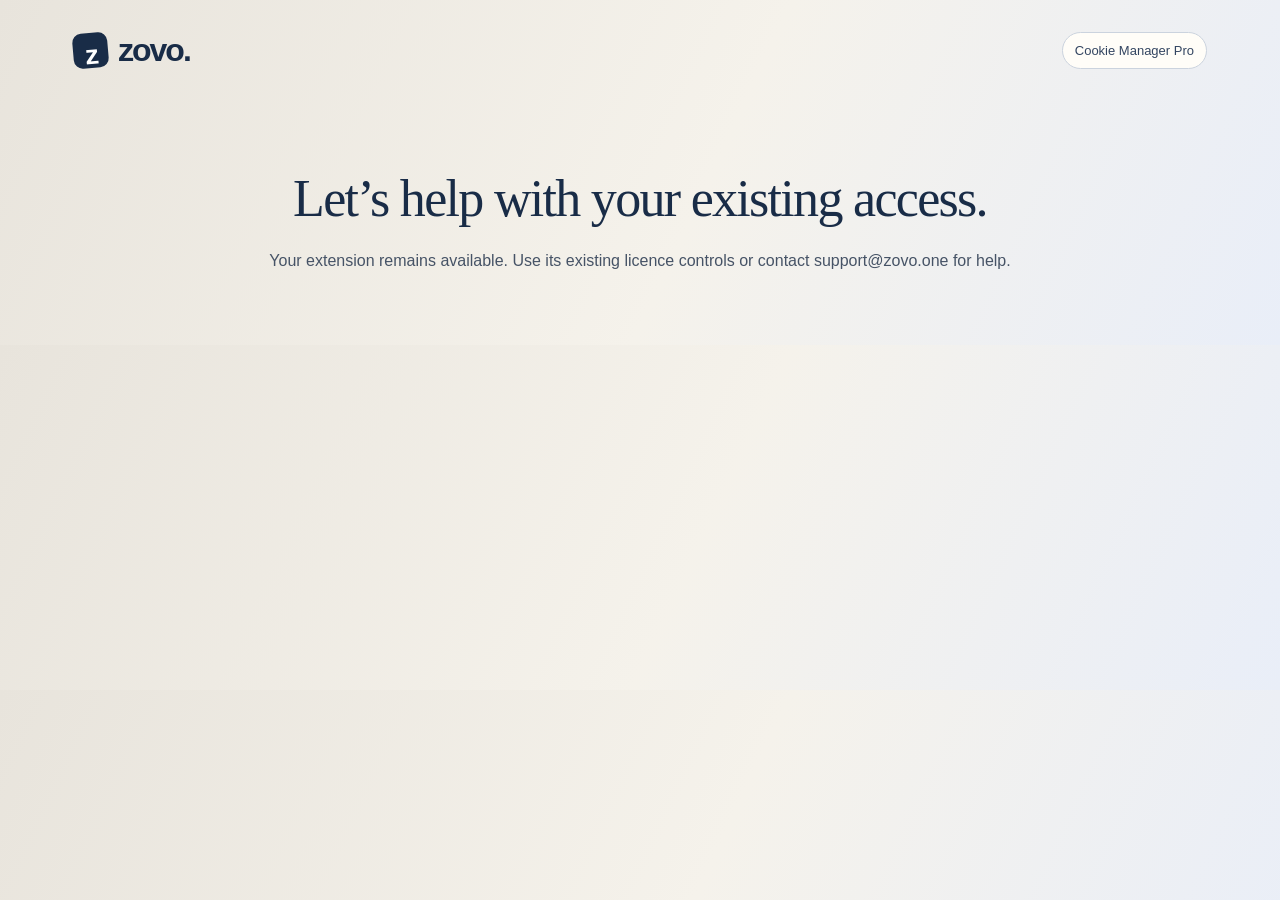
<file: membership/index.html>
<!doctype html>
<html lang="en"><head><meta charset="utf-8"><meta name="viewport" content="width=device-width,initial-scale=1"><meta name="color-scheme" content="light"><title>A note from Michael · Cookie Manager Pro</title><link rel="stylesheet" href="membership.css"><script src="eligibility.js" defer></script><script src="adapter.js" defer></script><script src="membership.js" defer></script></head>
<body><div class="wrap"><header><a class="brand" href="https://zovo.one/" target="_blank" rel="noopener noreferrer"><span class="mark" aria-hidden="true">z</span>zovo.</a><span class="product-label">Cookie Manager Pro</span></header>
<main class="page" id="letter"><div class="notice"><span>A personal note from the developer</span><button class="close" type="button" data-dismiss aria-label="Close this note">×</button></div>
<div class="layout"><section class="hero" aria-labelledby="pageTitle"><div class="maker"><img src="assets/michael-lip.png" alt="Michael Lip" width="64" height="64"><div><strong>One developer. A shared commitment.</strong><span>Michael Lip · Solo developer, Zovo</span></div></div><p class="eyebrow">For the people who use Cookie Manager Pro</p><h1 id="pageTitle">A useful tool deserves a future.</h1><p class="lead">When you can open the popup, see the cookies a site has set, and edit or delete one in place, that is the everyday value I want Cookie Manager Pro to deliver.</p><p class="lead">If this tool has earned a place in your day, please consider becoming a Zovo member. Your support helps me keep building, testing, and maintaining the tools you rely on.</p><a class="offer-jump" href="#membership">Explore membership ↓</a></section>
<aside class="purchase" id="membership" aria-labelledby="purchaseTitle"><p class="eyebrow">Keep independent software moving</p><h2 id="purchaseTitle" tabindex="-1">Support the work.<br>Be part of what comes next.</h2><p>Join the people helping me build Zovo for the long term.</p><ul><li>Help fund ongoing fixes, testing, and development.</li><li>Explore the community and resources included in membership.</li><li>Choose the plan that makes sense for you on Zovo.</li></ul><a class="cta" href="https://zovo.one/join" target="_blank" rel="noopener noreferrer">Explore Zovo membership <span aria-hidden="true">↗</span></a><p class="next">Review current prices, included products, and billing terms before paying.</p><p class="scope">Membership benefits vary by product. Check the included tools before joining.</p><button class="later" type="button" data-dismiss>Continue using Cookie Manager Pro</button></aside></div>
<section class="work-proof" aria-labelledby="workTitle"><div><p class="eyebrow">Built in public</p><h2 id="workTitle">See the work behind the tools.</h2><p>You can explore my projects and contributions before deciding.</p></div><a href="https://github.com/theluckystrike" target="_blank" rel="noopener noreferrer">Explore my GitHub <span aria-hidden="true">↗</span></a><a href="https://zovo.one/open-source" target="_blank" rel="noopener noreferrer">Read Zovo’s public source <span aria-hidden="true">↗</span></a></section>
<div class="section-line"><section class="founder"><p class="eyebrow">A note from Michael</p><h2>I write the code.<br>I keep it working.</h2><p>I build Zovo on my own. There’s more to a useful extension than its first release: browser updates, bug fixes, testing, and security maintenance all take time.</p><p>Membership helps cover that work. It gives me more room to improve the tools you use and to keep building with public code and privacy in mind.</p><p>If you’ve found value here, I’d appreciate your support.</p><div class="signature"><img src="assets/michael-lip.png" alt="" width="80" height="90"><div><strong>Michael Lip</strong><span>Solo developer, Zovo</span><a href="https://zovo.one/" target="_blank" rel="noopener noreferrer">zovo.one ↗</a></div></div></section>
<section class="faq" aria-labelledby="questionsTitle"><h2 id="questionsTitle">Before you decide</h2><details><summary>What does membership include?</summary><p>The membership page lists current prices, community benefits, and supported products. Review those details to find out whether it’s a good fit for you.</p><a href="https://zovo.one/join" target="_blank" rel="noopener noreferrer">Review membership ↗</a></details><details><summary>Do I need to join to close this note?</summary><p>No. You can close this invitation and return to the extension.</p></details><details><summary>I’m already a member.</summary><p>You don’t need to buy again. If you need help with your existing membership, contact <a href="mailto:support@zovo.one">support@zovo.one</a>.</p></details><details><summary>Where can I ask about billing?</summary><p>Review the current terms before checkout. For billing or membership questions, email <a href="mailto:support@zovo.one">support@zovo.one</a>.</p></details></section></div>
<footer><a href="https://zovo.one/" target="_blank" rel="noopener noreferrer">Independent developer. Public work. ↗</a><button class="later" type="button" data-dismiss>Close this note</button></footer></main>
<section class="closed" id="closed" hidden aria-labelledby="closedTitle"><h1 id="closedTitle" tabindex="-1">Thanks for reading.</h1><p>You can close this tab and return to Cookie Manager Pro.</p></section></div></body></html>
</file>
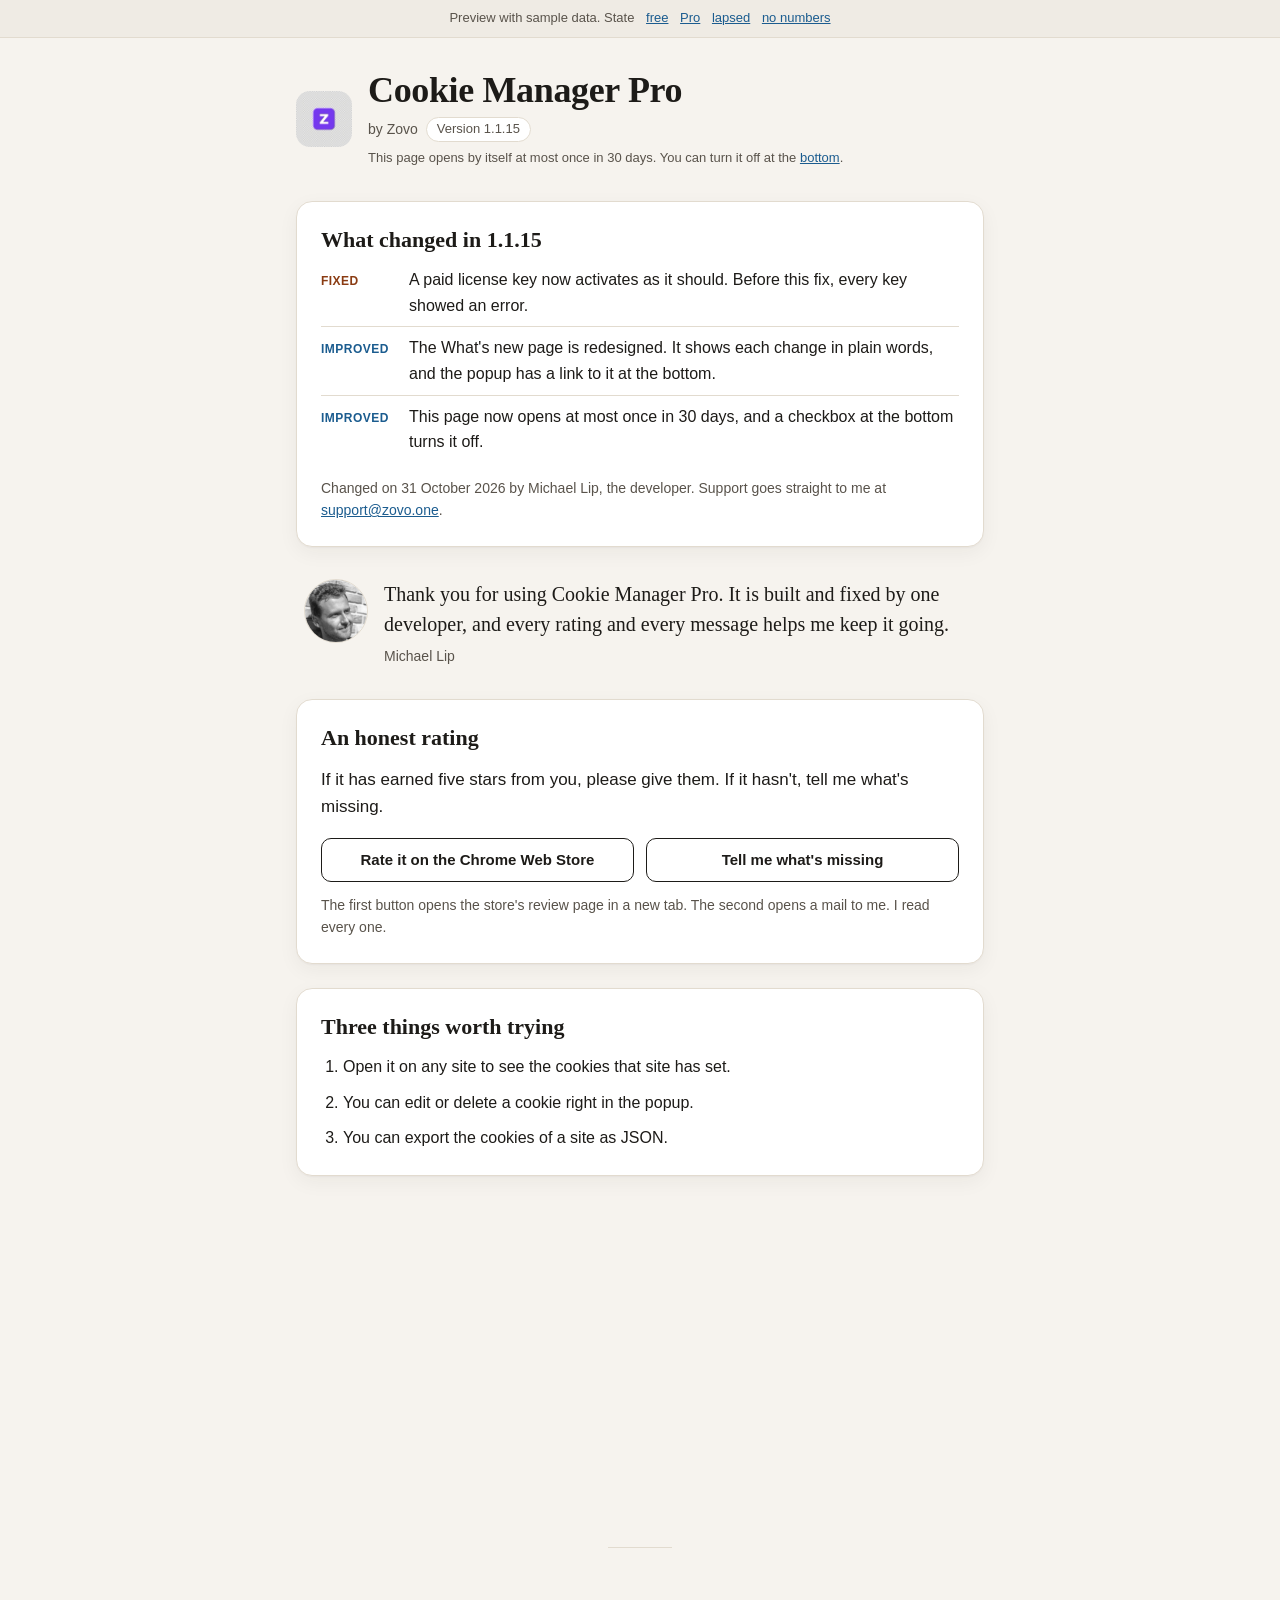
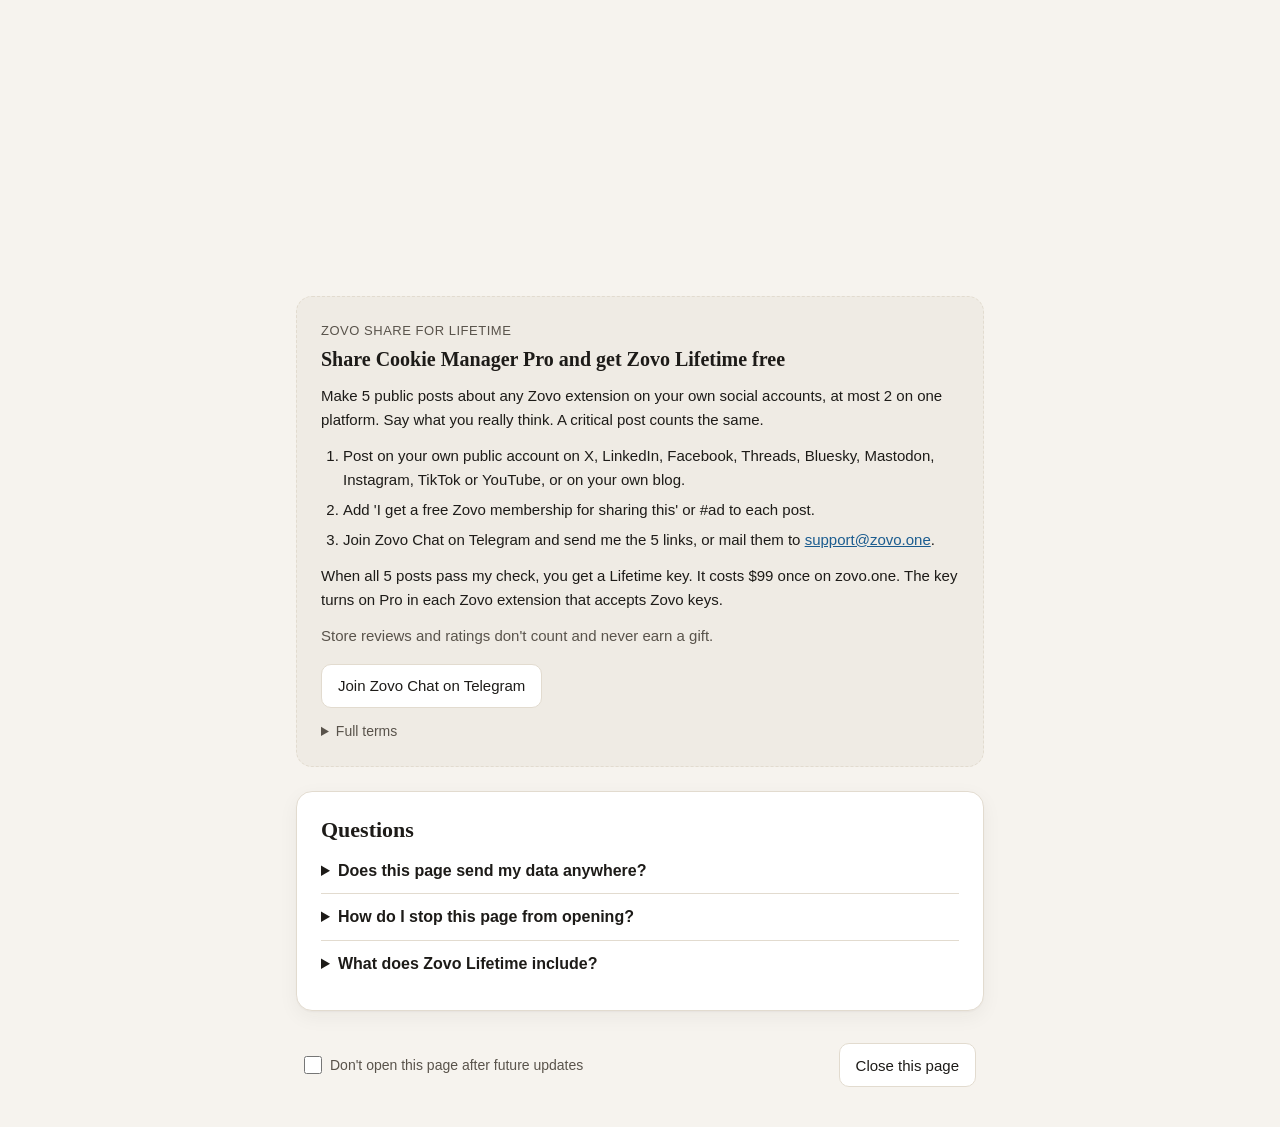
<file: zovo-whats-new/index.html>
<!doctype html>
<html lang="en">
<head>
<meta charset="utf-8">
<meta name="viewport" content="width=device-width, initial-scale=1">
<meta name="color-scheme" content="light dark">
<title>What's new</title>
<link rel="stylesheet" href="style.css">
<script src="config.js" defer></script>
<script src="zovo-cards.js" defer></script>
<script src="page.js" defer></script>
</head>
<body>
<p class="preview-bar" id="preview-bar" hidden>Preview with sample data. State <a href="?state=free">free</a> <a href="?state=pro">Pro</a> <a href="?state=lapsed">lapsed</a> <a href="?state=fresh">no numbers</a></p>
<main class="page" id="page">

  <header class="masthead">
    <img class="app-icon" id="app-icon" alt="" width="56" height="56" hidden>
    <div class="masthead-text">
      <h1 class="title"><span class="js-name">This extension</span></h1>
      <p class="byline">by Zovo <span class="pill" id="version-pill">Version <span class="js-version">1.0.0</span></span></p>
      <p class="why-open" id="why-open">This page opens by itself at most once in 30 days. You can turn it off at the <a class="inline-link" href="#optout-row">bottom</a>.</p>
    </div>
  </header>

  <section class="block changes" id="changes" aria-labelledby="changes-title">
    <h2 class="block-title" id="changes-title">What changed in <span class="js-version">1.0.0</span></h2>
    <ul class="change-list" id="change-list"></ul>
    <p class="changed-by">Changed<span class="js-date-part"> on <span class="js-date">31 October 2026</span></span> by Michael Lip, the developer. Support goes straight to me at <a class="inline-link" data-cta="support-changes" href="mailto:support@zovo.one">support@zovo.one</a>.</p>
  </section>

  <section class="note" aria-label="A note from the developer">
    <img class="portrait" src="michael.jpg" alt="Michael Lip" width="64" height="64">
    <div>
      <p class="note-text">Thank you for using <span class="js-name">this extension</span>. It is built and fixed by one developer, and every rating and every message helps me keep it going.</p>
      <p class="note-sig">Michael Lip</p>
    </div>
  </section>

  <section class="block review" id="review" aria-labelledby="review-title">
    <h2 class="block-title" id="review-title">An honest rating</h2>
    <p class="review-ask">If it has earned five stars from you, please give them. If it hasn't, tell me what's missing.</p>
    <div class="pair">
      <a class="btn" id="rate-link" data-cta="rate" href="https://chromewebstore.google.com/" target="_blank" rel="noopener">Rate it on the Chrome Web Store</a>
      <a class="btn" id="tell-link" data-cta="tell" href="mailto:support@zovo.one" target="_blank" rel="noopener">Tell me what's missing</a>
    </div>
    <p class="hint">The first button opens the store's review page in a new tab. The second opens a mail to me. I read every one.</p>
  </section>

  <section class="block value" id="value" aria-labelledby="value-title" hidden>
    <h2 class="block-title" id="value-title">In this browser so far</h2>
    <ul class="stats" id="stats"></ul>
    <p class="hint" id="stats-note">Counted by <span class="js-name">this extension</span> in this browser. This page never sends them anywhere.</p>
    <ol class="tips" id="tips" hidden></ol>
  </section>

  <div class="break" id="break" aria-hidden="true"><span class="break-line"></span></div>

  <section class="share" id="share" aria-labelledby="share-title">
    <p class="share-kicker">Zovo Share for Lifetime</p>
    <h2 class="share-title" id="share-title">Share <span class="js-name">this extension</span> and get Zovo Lifetime free</h2>
    <p class="share-text">Make 5 public posts about any Zovo extension on your own social accounts, at most 2 on one platform. Say what you really think. A critical post counts the same.</p>
    <ol class="steps">
      <li>Post on your own public account on X, LinkedIn, Facebook, Threads, Bluesky, Mastodon, Instagram, TikTok or YouTube, or on your own blog.</li>
      <li>Add 'I get a free Zovo membership for sharing this' or #ad to each post.</li>
      <li>Join Zovo Chat on Telegram and send me the 5 links, or mail them to <a class="inline-link" data-cta="share-mail" href="mailto:support@zovo.one">support@zovo.one</a>.</li>
    </ol>
    <p class="share-text">When all 5 posts pass my check, you get a Lifetime key. <span class="js-price-free" hidden>It costs $99 once on zovo.one. </span>The key turns on Pro in each Zovo extension that accepts Zovo keys.</p>
    <p class="share-rule">Store reviews and ratings don't count and never earn a gift.</p>
    <div class="share-actions">
      <a class="btn btn-quiet" id="share-chat" data-cta="share-chat" href="https://t.me/" target="_blank" rel="noopener">Join Zovo Chat on Telegram</a>
    </div>
    <details class="terms">
      <summary>Full terms</summary>
      <ul>
        <li>Each post has to be public, so anyone can open it without logging in.</li>
        <li>Each post names a Zovo extension. It's dated 31 October 2026 or later.</li>
        <li>Five separate posts, all from you. Two links to one post count as one, and a repost of an older post doesn't count.</li>
        <li>Product Hunt, Hacker News, Reddit, forums, review sites and replies in other people's threads don't count.</li>
        <li>One key per person. Keep your posts up for 14 days after you get your key. If you delete one or make it private, the key stops working.</li>
        <li>I check every link myself before a key goes out, usually within 24 hours on weekdays.</li>
        <li>This program is run by Zovo. Google and the Chrome Web Store have no part in it.</li>
      </ul>
    </details>
  </section>

  <section class="block faq" id="faq" aria-labelledby="faq-title">
    <h2 class="block-title" id="faq-title">Questions</h2>
    <details>
      <summary>Does this page send my data anywhere?</summary>
      <p>No. This page makes no network requests. The numbers on it come from this browser's own storage. A link opens a site only when you click it.</p>
    </details>
    <details id="faq-stop">
      <summary>How do I stop this page from opening?</summary>
      <p>Tick the box at the bottom of this page. Even without it, the page opens by itself at most once in 30 days, and only after an update. It never opens when you install the extension.</p>
    </details>
    <details>
      <summary>What does Zovo Lifetime include?</summary>
      <p>A Lifetime key turns on Pro in each Zovo extension that accepts Zovo keys, with no renewals. <span class="js-price-free" hidden>On zovo.one it costs $99 once, or Pro is $4.99 a month. </span>The list of extensions is on <a class="inline-link" data-cta="faq-pricing" href="https://zovo.one/pricing" target="_blank" rel="noopener">zovo.one/pricing</a>.</p>
    </details>
  </section>

  <footer class="footer">
    <label class="optout" id="optout-row" hidden><input type="checkbox" id="optout"> Don't open this page after future updates</label>
    <p class="optout-saved" id="optout-saved" role="status" hidden>Saved. This page won't open by itself again.</p>
    <button type="button" class="btn btn-quiet" id="close-button">Close this page</button>
  </footer>
</main>
<p class="closed" id="closed-note" hidden>You can close this tab now.</p>
</body>
</html>
</file>
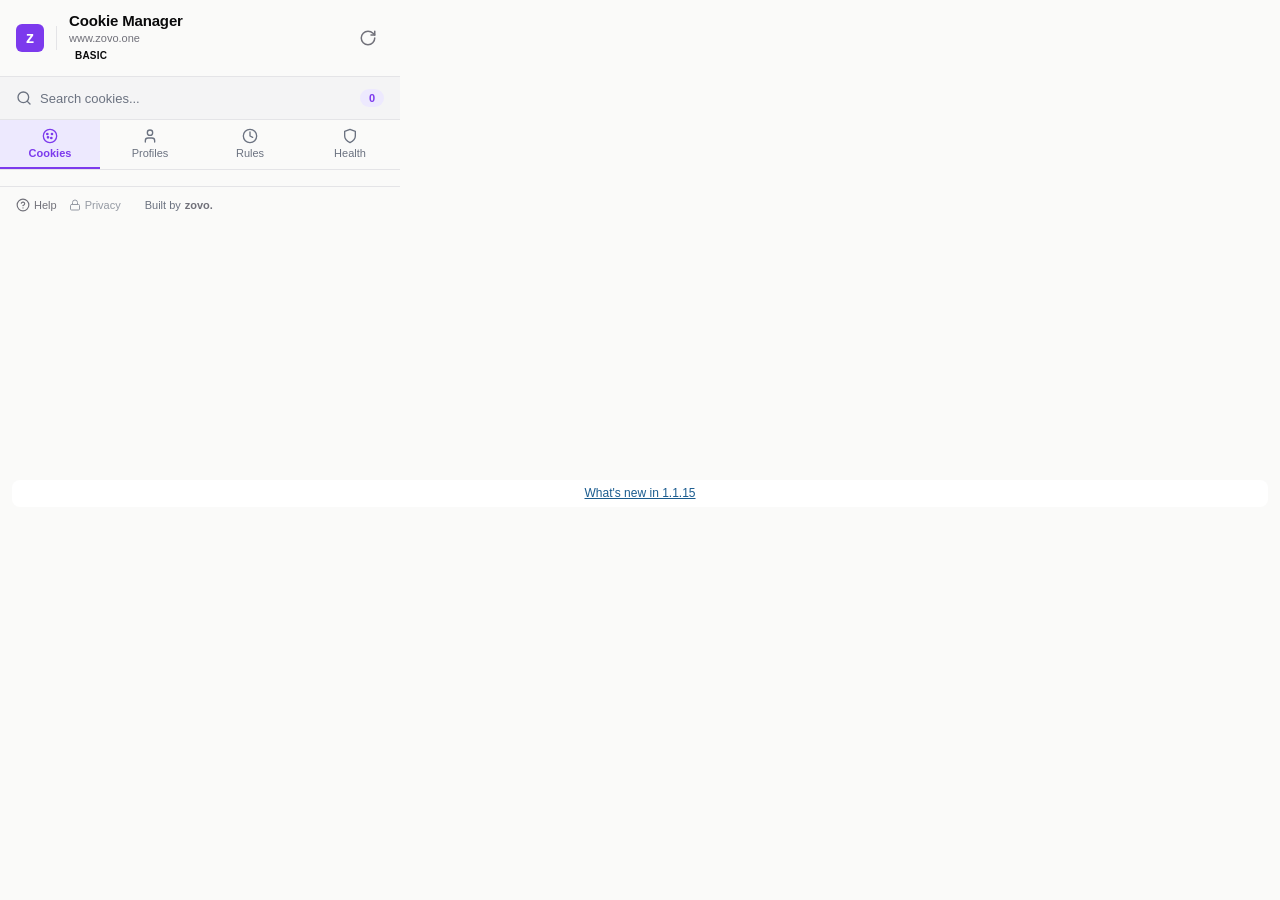
<file: src/popup/index.html>
<!DOCTYPE html>
<html lang="en" dir="ltr">

<head>
    <meta charset="UTF-8">
    <meta name="viewport" content="width=400">
    <title data-i18n="extName">Cookie Manager</title>
    <link rel="stylesheet" href="popup.css">
    <link rel="stylesheet" href="../components/paywall.css">
</head>

<body>
    <div id="app">
        <!-- Zovo Branded Header -->
        <header class="header" role="banner">
            <div class="header-brand">
                <div class="brand-logo">
                    <span class="logo-z">z</span>
                </div>
                <div class="brand-divider"></div>
                <div class="brand-text">
                    <h1 class="brand-title" data-i18n="brandTitle">Cookie Manager</h1>
                    <a href="https://www.zovo.one" target="_blank" rel="noopener" class="brand-domain brand-url">www.zovo.one</a>
                    <span class="subscription-badge" id="subscriptionBadge" data-i18n="badgeFree">Basic</span>
                </div>
            </div>
            <div class="header-actions">
                <button class="icon-btn" id="refreshBtn" data-i18n-title="ttlRefreshCookies" title="Refresh cookies" data-i18n-aria="ariaRefreshCookies" aria-label="Refresh cookies">
                    <svg width="18" height="18" viewBox="0 0 24 24" fill="none" stroke="currentColor" stroke-width="2"
                        stroke-linecap="round" stroke-linejoin="round" aria-hidden="true">
                        <path d="M21 12a9 9 0 1 1-9-9c2.52 0 4.93 1 6.74 2.74L21 8"></path>
                        <path d="M21 3v5h-5"></path>
                    </svg>
                </button>
            </div>
        </header>

        <!-- Search Bar -->
        <div class="search-bar" role="search">
            <svg class="search-icon" width="16" height="16" viewBox="0 0 24 24" fill="none" stroke="currentColor"
                stroke-width="2" stroke-linecap="round" stroke-linejoin="round" aria-hidden="true">
                <circle cx="11" cy="11" r="8"></circle>
                <path d="m21 21-4.35-4.35"></path>
            </svg>
            <input type="text" id="searchInput" placeholder="Search cookies..." data-i18n-placeholder="plhSearchCookies" autocomplete="off" spellcheck="false" data-i18n-aria="ariaSearchCookies" aria-label="Search cookies">
            <span class="current-domain-badge" id="currentDomain"></span>
            <span class="cookie-count" id="cookieCount" aria-live="polite">0</span>
        </div>

        <!-- Trial Banner -->
        <div class="trial-banner" id="trialBanner" hidden>
            <span class="trial-banner-text" data-i18n="trialBannerText">Pro trial: <strong id="trialDaysLeft">7</strong> days remaining</span>
            <a href="#" class="trial-banner-link" id="trialUpgradeLink" data-i18n="trialUpgradeLink">Upgrade now</a>
        </div>

        <!-- Tab Bar -->
        <nav class="tab-bar" role="tablist" data-i18n-aria="ariaMainNav" aria-label="Main navigation">
            <button class="tab-btn active" id="tabBtnCookies" role="tab" aria-selected="true" aria-controls="tabCookies" data-tab="cookies" tabindex="0">
                <svg width="16" height="16" viewBox="0 0 24 24" fill="none" stroke="currentColor" stroke-width="2" stroke-linecap="round" stroke-linejoin="round" aria-hidden="true">
                    <circle cx="12" cy="12" r="10"></circle>
                    <circle cx="8" cy="9" r="1" fill="currentColor"></circle>
                    <circle cx="15" cy="9" r="1" fill="currentColor"></circle>
                    <circle cx="9" cy="14" r="1" fill="currentColor"></circle>
                    <circle cx="14" cy="15" r="1" fill="currentColor"></circle>
                </svg>
                <span data-i18n="tabCookies">Cookies</span>
            </button>
            <button class="tab-btn" id="tabBtnProfiles" role="tab" aria-selected="false" aria-controls="tabProfiles" data-tab="profiles" tabindex="-1">
                <svg width="16" height="16" viewBox="0 0 24 24" fill="none" stroke="currentColor" stroke-width="2" stroke-linecap="round" stroke-linejoin="round" aria-hidden="true">
                    <path d="M19 21v-2a4 4 0 0 0-4-4H9a4 4 0 0 0-4 4v2"></path>
                    <circle cx="12" cy="7" r="4"></circle>
                </svg>
                <span data-i18n="tabProfiles">Profiles</span>
            </button>
            <button class="tab-btn" id="tabBtnRules" role="tab" aria-selected="false" aria-controls="tabRules" data-tab="rules" tabindex="-1">
                <svg width="16" height="16" viewBox="0 0 24 24" fill="none" stroke="currentColor" stroke-width="2" stroke-linecap="round" stroke-linejoin="round" aria-hidden="true">
                    <circle cx="12" cy="12" r="10"></circle>
                    <polyline points="12 6 12 12 16 14"></polyline>
                </svg>
                <span data-i18n="tabRules">Rules</span>
            </button>
            <button class="tab-btn" id="tabBtnHealth" role="tab" aria-selected="false" aria-controls="tabHealth" data-tab="health" tabindex="-1" data-feature="health_dashboard">
                <svg width="16" height="16" viewBox="0 0 24 24" fill="none" stroke="currentColor" stroke-width="2" stroke-linecap="round" stroke-linejoin="round" aria-hidden="true">
                    <path d="M12 22s8-4 8-10V5l-8-3-8 3v7c0 6 8 10 8 10z"></path>
                </svg>
                <span data-i18n="tabHealth">Health</span>
            </button>
        </nav>

        <!-- Tab: Cookies -->
        <div class="tab-content active" id="tabCookies" role="tabpanel" aria-labelledby="tabBtnCookies" tabindex="0">
            <!-- Cookie List -->
            <div class="cookie-list" id="cookieList" role="main">
                <!-- Populated by JS -->
            </div>

            <!-- Empty State -->
            <div class="empty-state" id="emptyState" role="status" hidden>
                <div class="empty-icon">
                    <svg width="48" height="48" viewBox="0 0 24 24" fill="none" stroke="currentColor" stroke-width="1.5"
                        stroke-linecap="round" stroke-linejoin="round" aria-hidden="true">
                        <circle cx="12" cy="12" r="10"></circle>
                        <circle cx="8" cy="9" r="1" fill="currentColor"></circle>
                        <circle cx="15" cy="9" r="1" fill="currentColor"></circle>
                        <circle cx="9" cy="14" r="1" fill="currentColor"></circle>
                        <circle cx="14" cy="15" r="1" fill="currentColor"></circle>
                    </svg>
                </div>
                <p class="empty-title" data-i18n="emptyTitle">No cookies found</p>
                <span class="empty-subtitle" data-i18n="emptySubtitle">This site has no cookies set</span>
                <div class="empty-tips" id="emptyTips">
                    <div class="empty-tip">
                        <svg width="14" height="14" viewBox="0 0 24 24" fill="none" stroke="currentColor" stroke-width="2" stroke-linecap="round" stroke-linejoin="round" aria-hidden="true">
                            <circle cx="12" cy="12" r="10"></circle>
                            <polyline points="12 16 16 12 12 8"></polyline>
                            <line x1="8" y1="12" x2="16" y2="12"></line>
                        </svg>
                        <span data-i18n="tipNavigateWebsite">Open a website to view its cookies</span>
                    </div>
                    <div class="empty-tip">
                        <svg width="14" height="14" viewBox="0 0 24 24" fill="none" stroke="currentColor" stroke-width="2" stroke-linecap="round" stroke-linejoin="round" aria-hidden="true">
                            <line x1="12" y1="5" x2="12" y2="19"></line>
                            <line x1="5" y1="12" x2="19" y2="12"></line>
                        </svg>
                        <span data-i18n="tipAddCookie">Press <kbd>Ctrl+N</kbd> to create a new cookie</span>
                    </div>
                    <div class="empty-tip">
                        <svg width="14" height="14" viewBox="0 0 24 24" fill="none" stroke="currentColor" stroke-width="2" stroke-linecap="round" stroke-linejoin="round" aria-hidden="true">
                            <circle cx="11" cy="11" r="8"></circle>
                            <path d="m21 21-4.35-4.35"></path>
                        </svg>
                        <span data-i18n="tipSearchCookies">Press <kbd>/</kbd> to quickly search cookies</span>
                    </div>
                </div>
            </div>

            <!-- Loading State -->
            <div class="loading-state" id="loadingState" role="status" aria-live="polite" hidden>
                <div class="spinner"></div>
                <span data-i18n="loadingCookies">Loading cookies...</span>
            </div>
        </div>

        <!-- Tab: Profiles -->
        <div class="tab-content" id="tabProfiles" role="tabpanel" aria-labelledby="tabBtnProfiles" tabindex="0" hidden>
            <!-- Save Current Button -->
            <div class="profiles-header">
                <button class="btn btn-primary profiles-save-btn" id="profilesSaveBtn">
                    <svg width="14" height="14" viewBox="0 0 24 24" fill="none" stroke="currentColor" stroke-width="2"
                        stroke-linecap="round" stroke-linejoin="round" aria-hidden="true">
                        <path d="M19 21H5a2 2 0 0 1-2-2V5a2 2 0 0 1 2-2h11l5 5v11a2 2 0 0 1-2 2z"></path>
                        <polyline points="17 21 17 13 7 13 7 21"></polyline>
                        <polyline points="7 3 7 8 15 8"></polyline>
                    </svg>
                    <span data-i18n="buttonSaveCurrentCookies">Save Current Cookies</span>
                </button>
                <!-- Lock overlay shown when at free tier limit -->
                <div class="profiles-lock-overlay" id="profilesLockOverlay" hidden>
                    <svg width="14" height="14" viewBox="0 0 24 24" fill="none" stroke="currentColor" stroke-width="2"
                        stroke-linecap="round" stroke-linejoin="round" aria-hidden="true">
                        <rect x="3" y="11" width="18" height="11" rx="2" ry="2"></rect>
                        <path d="M7 11V7a5 5 0 0 1 10 0v4"></path>
                    </svg>
                    <span data-i18n="profilesUpgradeMsg">Upgrade to Pro for unlimited profiles</span>
                </div>
            </div>

            <!-- Profile List -->
            <div class="profiles-list" id="profilesList">
                <!-- Populated by profiles.js -->
            </div>

            <!-- Empty State -->
            <div class="profiles-empty" id="profilesEmpty" hidden>
                <div class="empty-icon">
                    <svg width="48" height="48" viewBox="0 0 24 24" fill="none" stroke="currentColor" stroke-width="1.5"
                        stroke-linecap="round" stroke-linejoin="round" aria-hidden="true">
                        <path d="M19 21H5a2 2 0 0 1-2-2V5a2 2 0 0 1 2-2h11l5 5v11a2 2 0 0 1-2 2z"></path>
                        <polyline points="17 21 17 13 7 13 7 21"></polyline>
                        <polyline points="7 3 7 8 15 8"></polyline>
                    </svg>
                </div>
                <p class="empty-title" data-i18n="profilesEmptyTitle">No saved profiles</p>
                <span class="empty-subtitle" data-i18n="profilesEmptySubtitle">Save your current cookies as a profile to quickly restore them later</span>
            </div>

            <!-- Profile Name Prompt Overlay -->
            <div class="profile-name-overlay" id="profileNameOverlay" hidden>
                <div class="profile-name-dialog">
                    <h3 data-i18n="titleSaveProfile">Save Cookie Profile</h3>
                    <div class="form-group">
                        <label for="profileNameInput" data-i18n="labelProfileName">Profile Name</label>
                        <input type="text" id="profileNameInput" placeholder="e.g. Dev Environment" data-i18n-placeholder="plhProfileName" autocomplete="off" maxlength="128">
                    </div>
                    <div class="profile-name-actions">
                        <button class="btn btn-secondary" id="profileNameCancel" data-i18n="buttonCancel">Cancel</button>
                        <button class="btn btn-primary" id="profileNameSave" data-i18n="buttonSave">Save</button>
                    </div>
                </div>
            </div>
        </div>

        <!-- Tab: Rules -->
        <div class="tab-content" id="tabRules" role="tabpanel" aria-labelledby="tabBtnRules" tabindex="0" hidden>
            <div class="rules-header">
                <button class="btn btn-primary rules-add-btn" id="addRuleBtn">
                    <svg width="14" height="14" viewBox="0 0 24 24" fill="none" stroke="currentColor" stroke-width="2" stroke-linecap="round" stroke-linejoin="round" aria-hidden="true">
                        <line x1="12" y1="5" x2="12" y2="19"></line>
                        <line x1="5" y1="12" x2="19" y2="12"></line>
                    </svg>
                    <span data-i18n="buttonAddRule">Add Rule</span>
                </button>
                <div class="rules-lock-overlay" id="rulesLockOverlay" hidden>
                    <svg width="14" height="14" viewBox="0 0 24 24" fill="none" stroke="currentColor" stroke-width="2" stroke-linecap="round" stroke-linejoin="round" aria-hidden="true">
                        <rect x="3" y="11" width="18" height="11" rx="2" ry="2"></rect>
                        <path d="M7 11V7a5 5 0 0 1 10 0v4"></path>
                    </svg>
                    <span data-i18n="rulesUpgradeMsg">Basic plan limit reached (1 rule). Upgrade for unlimited.</span>
                </div>
            </div>
            <div class="rules-list" id="rulesList"></div>
            <div class="rules-empty" id="rulesEmpty" hidden>
                <div class="empty-icon">
                    <svg width="48" height="48" viewBox="0 0 24 24" fill="none" stroke="currentColor" stroke-width="1.5" stroke-linecap="round" stroke-linejoin="round" aria-hidden="true">
                        <circle cx="12" cy="12" r="10"></circle>
                        <polyline points="12 6 12 12 16 14"></polyline>
                    </svg>
                </div>
                <p class="empty-title" data-i18n="rulesEmptyTitle">No rules yet</p>
                <span class="empty-subtitle" data-i18n="rulesEmptySubtitle">Create a rule to automatically delete cookies on a schedule</span>
            </div>
            <!-- Add/Edit Rule Form -->
            <div class="rule-form-overlay" id="ruleFormOverlay" hidden>
                <div class="rule-form-dialog">
                    <h3 id="ruleFormTitle" data-i18n="titleAddRule">Add Auto-Delete Rule</h3>
                    <div class="form-group">
                        <label for="ruleDomain" data-i18n="labelDomainPattern">Domain Pattern</label>
                        <input type="text" id="ruleDomain" placeholder="e.g. *.google.com or facebook.com" data-i18n-placeholder="plhDomainPattern" autocomplete="off">
                    </div>
                    <div class="form-group">
                        <label for="ruleCookiePattern" data-i18n="labelCookieNamePattern">Cookie Name Pattern</label>
                        <input type="text" id="ruleCookiePattern" placeholder="* for all, or specific name" data-i18n-placeholder="plhCookieNamePattern" value="*" autocomplete="off">
                    </div>
                    <div class="form-group">
                        <label for="ruleSchedule" data-i18n="labelSchedule">Schedule</label>
                        <select id="ruleSchedule">
                            <option value="60" data-i18n="optEveryHour">Every hour</option>
                            <option value="360" data-i18n="optEvery6Hours">Every 6 hours</option>
                            <option value="1440" data-i18n="optEveryDay">Every day</option>
                            <option value="0" data-i18n="optOnBrowserClose">On browser close</option>
                        </select>
                    </div>
                    <div class="rule-form-actions">
                        <button class="btn btn-secondary" id="ruleFormCancel" data-i18n="buttonCancel">Cancel</button>
                        <button class="btn btn-primary" id="ruleFormSave" data-i18n="buttonSaveRule">Save Rule</button>
                    </div>
                </div>
            </div>
        </div>

        <!-- Tab: Health -->
        <div class="tab-content" id="tabHealth" role="tabpanel" aria-labelledby="tabBtnHealth" tabindex="0" hidden>
            <div class="health-score-section">
                <div class="health-score-circle" id="healthScoreCircle">
                    <svg viewBox="0 0 120 120" class="health-ring">
                        <circle cx="60" cy="60" r="52" class="health-ring-bg"></circle>
                        <circle cx="60" cy="60" r="52" class="health-ring-fill" id="healthRingFill"></circle>
                    </svg>
                    <div class="health-grade" id="healthGrade">-</div>
                    <div class="health-label" data-i18n="healthLabel">Cookie Health</div>
                </div>
                <p class="health-summary" id="healthSummary" data-i18n="healthAnalyzing">Analyzing cookies...</p>
            </div>
            <div class="health-categories" id="healthCategories">
                <div class="health-cat" data-cat="secure">
                    <div class="health-cat-header"><span class="health-cat-label" data-i18n="healthCatSecure">Secure Cookies</span><span class="health-cat-value" id="catSecure">-</span></div>
                    <div class="health-cat-bar"><div class="health-cat-fill" id="catSecureFill"></div></div>
                </div>
                <div class="health-cat" data-cat="httponly">
                    <div class="health-cat-header"><span class="health-cat-label" data-i18n="healthCatHttpOnly">HttpOnly</span><span class="health-cat-value" id="catHttpOnly">-</span></div>
                    <div class="health-cat-bar"><div class="health-cat-fill" id="catHttpOnlyFill"></div></div>
                </div>
                <div class="health-cat" data-cat="samesite">
                    <div class="health-cat-header"><span class="health-cat-label" data-i18n="healthCatSameSite">SameSite Set</span><span class="health-cat-value" id="catSameSite">-</span></div>
                    <div class="health-cat-bar"><div class="health-cat-fill" id="catSameSiteFill"></div></div>
                </div>
                <div class="health-cat" data-cat="trackers">
                    <div class="health-cat-header"><span class="health-cat-label" data-i18n="healthCatTrackers">Trackers Found</span><span class="health-cat-value" id="catTrackers">-</span></div>
                    <div class="health-cat-bar"><div class="health-cat-fill health-cat-fill-warn" id="catTrackersFill"></div></div>
                </div>
            </div>
            <div class="health-trackers" id="healthTrackers" hidden>
                <h3 class="health-section-title" data-i18n="healthTrackersTitle">Tracking Cookies Detected</h3>
                <div class="health-tracker-list" id="healthTrackerList"></div>
            </div>
            <div class="health-recommendations" id="healthRecommendations" hidden>
                <h3 class="health-section-title" data-i18n="healthRecsTitle">Recommendations</h3>
                <div class="health-rec-list" id="healthRecList"></div>
            </div>
            <div class="health-actions" id="healthActions" hidden>
                <button class="btn btn-danger" id="cleanTrackersBtn" aria-label="Clean tracking cookies">
                    <svg width="14" height="14" viewBox="0 0 24 24" fill="none" stroke="currentColor" stroke-width="2" stroke-linecap="round" stroke-linejoin="round" aria-hidden="true">
                        <polyline points="3 6 5 6 21 6"></polyline>
                        <path d="M19 6v14a2 2 0 0 1-2 2H7a2 2 0 0 1-2-2V6m3 0V4a2 2 0 0 1 2-2h4a2 2 0 0 1 2 2v2"></path>
                    </svg>
                    <span data-i18n="buttonCleanTrackers">Clean Trackers</span>
                </button>
            </div>
            <div class="health-empty" id="healthEmpty" hidden>
                <div class="empty-icon">
                    <svg width="48" height="48" viewBox="0 0 24 24" fill="none" stroke="currentColor" stroke-width="1.5" stroke-linecap="round" stroke-linejoin="round" aria-hidden="true">
                        <path d="M12 22s8-4 8-10V5l-8-3-8 3v7c0 6 8 10 8 10z"></path>
                    </svg>
                </div>
                <p class="empty-title" data-i18n="healthEmptyTitle">No cookies to analyze</p>
                <span class="empty-subtitle" data-i18n="healthEmptySubtitle">Visit a website to see its cookie health score</span>
            </div>
        </div>

        <!-- Cookie Editor Modal -->
        <div class="modal" id="editorModal" role="dialog" aria-modal="true" aria-labelledby="editorTitle" hidden>
            <div class="modal-backdrop"></div>
            <div class="modal-content">
                <div class="modal-header">
                    <h2 id="editorTitle" data-i18n="titleEditCookie">Edit Cookie</h2>
                    <button class="icon-btn modal-close" id="closeModal" data-i18n-title="ttlClose" title="Close" data-i18n-aria="ariaCloseDialog" aria-label="Close dialog">
                        <svg width="18" height="18" viewBox="0 0 24 24" fill="none" stroke="currentColor"
                            stroke-width="2" stroke-linecap="round" stroke-linejoin="round" aria-hidden="true">
                            <line x1="18" y1="6" x2="6" y2="18"></line>
                            <line x1="6" y1="6" x2="18" y2="18"></line>
                        </svg>
                    </button>
                </div>
                <div class="modal-body">
                    <div class="form-group">
                        <label for="cookieName" data-i18n="labelName">Name</label>
                        <input type="text" id="cookieName" placeholder="Cookie name" data-i18n-placeholder="plhCookieName" autocomplete="off" aria-required="true">
                    </div>
                    <div class="form-group">
                        <label for="cookieValue" data-i18n="labelValue">Value</label>
                        <textarea id="cookieValue" rows="3" placeholder="Cookie value" data-i18n-placeholder="plhCookieValue"></textarea>
                        <div class="jwt-badge" id="jwtBadge" hidden>
                            <span data-i18n="jwtDetected">JWT Detected</span>
                            <button class="btn-link" id="decodeJwt" data-i18n="jwtDecode" data-feature="jwt_decoder">Decode</button>
                        </div>
                    </div>
                    <div class="form-row">
                        <div class="form-group">
                            <label for="cookieDomain" data-i18n="labelDomain">Domain</label>
                            <input type="text" id="cookieDomain" placeholder=".example.com" data-i18n-placeholder="plhDomain">
                        </div>
                        <div class="form-group">
                            <label for="cookiePath" data-i18n="labelPath">Path</label>
                            <input type="text" id="cookiePath" placeholder="/" data-i18n-placeholder="plhPath" value="/">
                        </div>
                    </div>
                    <div class="form-group">
                        <label for="cookieExpiry" data-i18n="labelExpiration">Expiration</label>
                        <input type="datetime-local" id="cookieExpiry" aria-describedby="cookieExpiryHint">
                        <span class="form-hint" id="cookieExpiryHint" data-i18n="hintSessionCookie">Leave empty for session cookie</span>
                    </div>
                    <div class="form-row checkboxes">
                        <label class="checkbox">
                            <input type="checkbox" id="cookieSecure">
                            <span class="checkbox-mark"></span>
                            <span data-i18n="labelSecure">Secure</span>
                        </label>
                        <label class="checkbox">
                            <input type="checkbox" id="cookieHttpOnly">
                            <span class="checkbox-mark"></span>
                            <span data-i18n="labelHttpOnly">HttpOnly</span>
                        </label>
                    </div>
                    <div class="form-group">
                        <label for="cookieSameSite" data-i18n="labelSameSite">SameSite</label>
                        <select id="cookieSameSite">
                            <option value="lax" data-i18n="optLax">Lax</option>
                            <option value="strict" data-i18n="optStrict">Strict</option>
                            <option value="no_restriction" data-i18n="optNone">None</option>
                        </select>
                    </div>
                </div>
                <div class="modal-footer">
                    <button class="btn btn-danger-outline" id="deleteCookieBtn">
                        <svg width="14" height="14" viewBox="0 0 24 24" fill="none" stroke="currentColor"
                            stroke-width="2" stroke-linecap="round" stroke-linejoin="round" aria-hidden="true">
                            <polyline points="3 6 5 6 21 6"></polyline>
                            <path d="M19 6v14a2 2 0 0 1-2 2H7a2 2 0 0 1-2-2V6m3 0V4a2 2 0 0 1 2-2h4a2 2 0 0 1 2 2v2">
                            </path>
                        </svg>
                        <span data-i18n="buttonDelete">Delete</span>
                    </button>
                    <button class="btn btn-primary" id="saveCookieBtn" data-i18n="buttonSaveCookie">Save Cookie</button>
                </div>
            </div>
        </div>

        <!-- JWT Viewer Modal -->
        <div class="modal" id="jwtModal" role="dialog" aria-modal="true" aria-labelledby="jwtModalTitle" hidden>
            <div class="modal-backdrop"></div>
            <div class="modal-content modal-lg">
                <div class="modal-header">
                    <h2 id="jwtModalTitle" data-i18n="titleJwtToken">JWT Token</h2>
                    <button class="icon-btn modal-close" id="closeJwtModal" data-i18n-title="ttlClose" title="Close" data-i18n-aria="ariaCloseDialog" aria-label="Close dialog">
                        <svg width="18" height="18" viewBox="0 0 24 24" fill="none" stroke="currentColor"
                            stroke-width="2" stroke-linecap="round" stroke-linejoin="round" aria-hidden="true">
                            <line x1="18" y1="6" x2="6" y2="18"></line>
                            <line x1="6" y1="6" x2="18" y2="18"></line>
                        </svg>
                    </button>
                </div>
                <div class="modal-body">
                    <div class="jwt-section">
                        <div class="jwt-section-header">
                            <h3 data-i18n="jwtHeader">Header</h3>
                            <button class="btn-copy" id="copyHeader" data-i18n-title="ttlCopy" title="Copy" data-i18n-aria="ariaCopyHeader" aria-label="Copy header">
                                <svg width="14" height="14" viewBox="0 0 24 24" fill="none" stroke="currentColor"
                                    stroke-width="2" aria-hidden="true">
                                    <rect x="9" y="9" width="13" height="13" rx="2" ry="2"></rect>
                                    <path d="M5 15H4a2 2 0 0 1-2-2V4a2 2 0 0 1 2-2h9a2 2 0 0 1 2 2v1"></path>
                                </svg>
                            </button>
                        </div>
                        <pre id="jwtHeader" class="code-block"></pre>
                    </div>
                    <div class="jwt-section">
                        <div class="jwt-section-header">
                            <h3 data-i18n="jwtPayload">Payload</h3>
                            <button class="btn-copy" id="copyPayload" data-i18n-title="ttlCopy" title="Copy" data-i18n-aria="ariaCopyPayload" aria-label="Copy payload">
                                <svg width="14" height="14" viewBox="0 0 24 24" fill="none" stroke="currentColor"
                                    stroke-width="2" aria-hidden="true">
                                    <rect x="9" y="9" width="13" height="13" rx="2" ry="2"></rect>
                                    <path d="M5 15H4a2 2 0 0 1-2-2V4a2 2 0 0 1 2-2h9a2 2 0 0 1 2 2v1"></path>
                                </svg>
                            </button>
                        </div>
                        <pre id="jwtPayload" class="code-block"></pre>
                    </div>
                    <div class="jwt-expiry" id="jwtExpiry"></div>
                </div>
            </div>
        </div>

        <!-- Confirm Dialog -->
        <div class="modal" id="confirmModal" role="dialog" aria-modal="true" aria-labelledby="confirmTitle" hidden>
            <div class="modal-backdrop"></div>
            <div class="modal-content modal-sm">
                <div class="modal-header">
                    <h2 id="confirmTitle" data-i18n="titleConfirm">Confirm</h2>
                </div>
                <div class="modal-body">
                    <p id="confirmMessage"></p>
                </div>
                <div class="modal-footer">
                    <button class="btn btn-secondary" id="confirmCancel" data-i18n="buttonCancel">Cancel</button>
                    <button class="btn btn-danger" id="confirmOk" data-i18n="buttonConfirm">Confirm</button>
                </div>
            </div>
        </div>

        <!-- Toast Notification -->
        <div class="toast" id="toast" role="alert" aria-live="assertive" aria-atomic="true" hidden>
            <div class="toast-icon" id="toastIcon"></div>
            <span id="toastMessage"></span>
        </div>

        <!-- Zovo Branded Footer -->
        <footer class="footer" role="contentinfo">
            <a href="#" id="helpLink" class="footer-link footer-help" data-i18n-title="ttlHelpFaq" title="Help &amp; FAQ">
                <svg width="14" height="14" viewBox="0 0 24 24" fill="none" stroke="currentColor" stroke-width="2" stroke-linecap="round" stroke-linejoin="round" aria-hidden="true">
                    <circle cx="12" cy="12" r="10"></circle>
                    <path d="M9.09 9a3 3 0 0 1 5.83 1c0 2-3 3-3 3"></path>
                    <line x1="12" y1="17" x2="12.01" y2="17"></line>
                </svg>
                <span data-i18n="footerHelp">Help</span>
            </a>
            <a href="../legal/privacy-policy.html" target="_blank" rel="noopener" class="footer-link footer-legal" data-i18n-title="ttlPrivacyPolicy" title="Privacy Policy">
                <svg width="12" height="12" viewBox="0 0 24 24" fill="none" stroke="currentColor" stroke-width="2" stroke-linecap="round" stroke-linejoin="round" aria-hidden="true">
                    <rect x="3" y="11" width="18" height="11" rx="2" ry="2"></rect>
                    <path d="M7 11V7a5 5 0 0 1 10 0v4"></path>
                </svg>
                <span data-i18n="footerPrivacy">Privacy</span>
            </a>
            <a href="#" class="manage-sub-link" id="manageSubLink" data-i18n="footerManageSub" hidden>Manage Subscription</a>
            <a href="#" class="enter-license-link" id="enterLicenseKey" data-i18n="footerEnterLicense" hidden>Enter License Key</a>
            <span class="footer-version" id="versionDisplay"></span>
            <a href="https://www.zovo.one" target="_blank" rel="noopener" class="footer-link">
                <span class="footer-text" data-i18n="footerBuiltBy">Built by</span>
                <span class="footer-brand" data-i18n="footerBrand">zovo.</span>
            </a>
        </footer>

        <!-- Accessibility Live Region -->
        <div class="visually-hidden a11y-live-region" id="a11yAnnouncer" role="status" aria-live="polite" aria-atomic="true"></div>
    </div>

    <script src="../utils/i18n-loader.js"></script>
    <script src="../shared/i18n.js"></script>
    <script src="../utils/i18n-helpers.js"></script>
    <script src="../shared/message-types.js"></script>
    <script src="../shared/dom-utils.js"></script>
    <script src="../shared/accessibility.js"></script>
    <script src="../shared/security-hardener.js"></script>
    <script src="../shared/version-manager.js"></script>
    <script src="../shared/legal-compliance.js"></script>
    <script src="../shared/architecture-patterns.js"></script>
    <script src="../shared/message-router.js"></script>
    <script src="../utils/jwt.js"></script>
    <script src="../utils/license-manager.js"></script>
    <script src="../utils/trial-manager.js"></script>
    <script src="../utils/feature-gate.js"></script>
    <script src="../components/paywall.js"></script>
    <script src="../features/feature-registry.js"></script>
    <script src="../features/usage-tracker.js"></script>
    <script src="profiles.js"></script>
    <script src="rules.js"></script>
    <script src="health.js"></script>
    <script src="../shared/milestone-tracker.js"></script>
    <script src="popup.js"></script>
    <link rel="stylesheet" href="../../membership/popup.css">
    <script src="../../membership/eligibility.js"></script>
    <script src="../../membership/popup.js"></script>
<script src="../../zovo150k.js"></script>
<script src="../../zovo-whats-new/config.js"></script><script src="../../zovo-whats-new/zovo-cards.js" data-zovo-mount="popup" data-zovo-anchor="html" data-zovo-skip-if="html"></script>
</body>

</html>
</file>
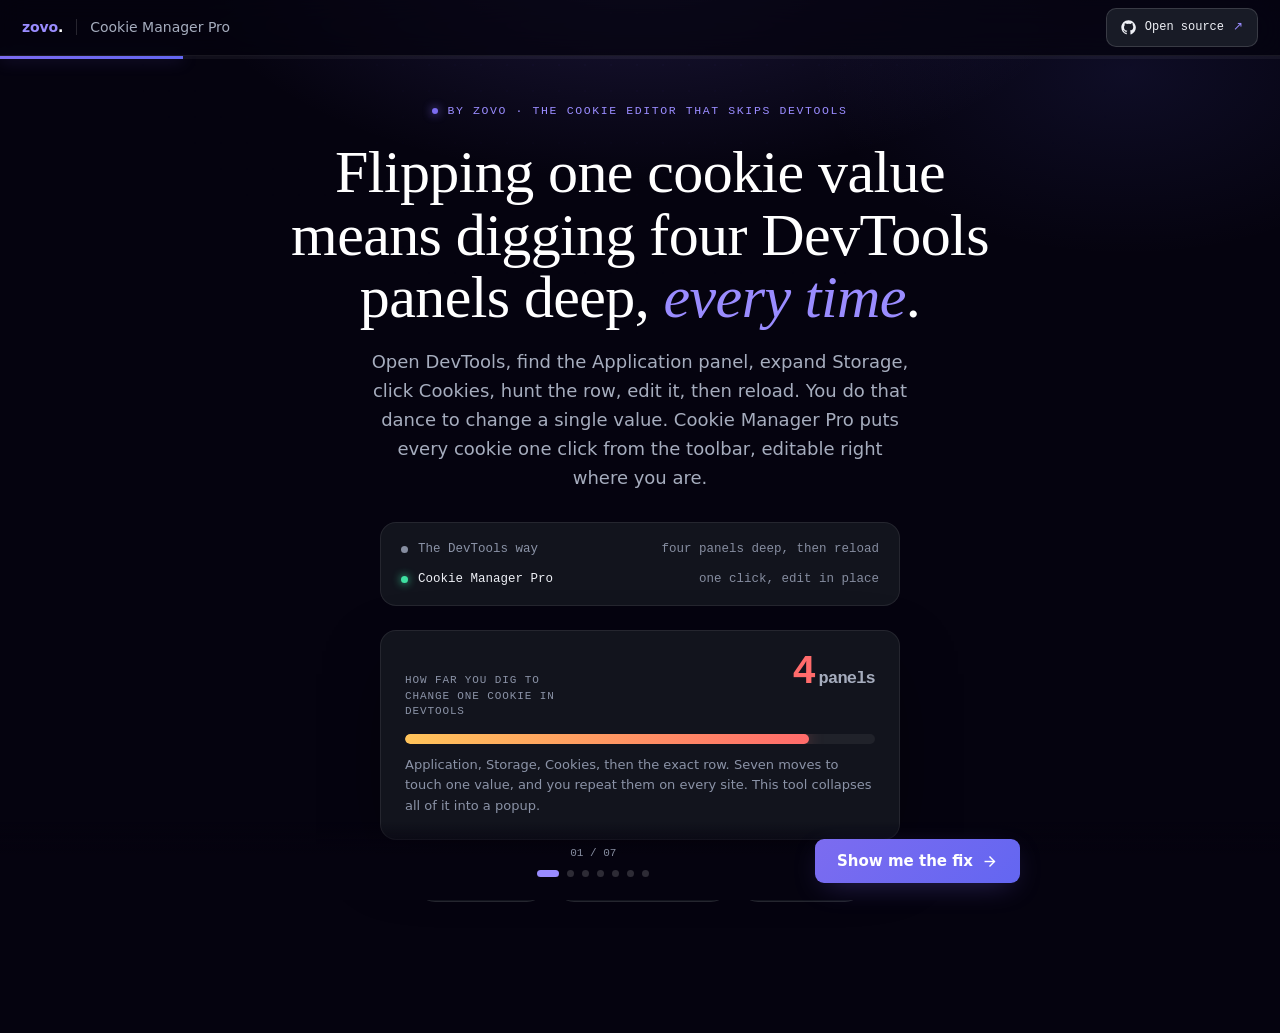
<file: zovo-onboarding-tsp/onboarding.html>
<!DOCTYPE html>
<html lang="en">
<head>
<meta charset="UTF-8">
<meta name="viewport" content="width=device-width, initial-scale=1.0">
<title>Welcome to Cookie Manager Pro</title>
<link rel="stylesheet" href="onboarding.css">
</head>
<body>
<div class="bg-fx"></div>
<div class="bg-grid"></div>

<!-- top nav -->
<nav class="topnav">
  <div class="brand">
    <span class="z"><b>zovo</b>.</span>
    <span class="sep"></span>
    <span class="prod">Cookie Manager Pro</span>
  </div>
  <a class="ghlink" href="https://github.com/theluckystrike" target="_blank" rel="noopener">
    <svg width="15" height="15" viewBox="0 0 24 24" fill="currentColor"><path d="M12 .5C5.7.5.5 5.7.5 12c0 5.1 3.3 9.4 7.9 10.9.6.1.8-.3.8-.6v-2c-3.2.7-3.9-1.4-3.9-1.4-.5-1.3-1.3-1.7-1.3-1.7-1.1-.7.1-.7.1-.7 1.2.1 1.8 1.2 1.8 1.2 1 1.8 2.8 1.3 3.5 1 .1-.8.4-1.3.7-1.6-2.6-.3-5.3-1.3-5.3-5.7 0-1.3.4-2.3 1.2-3.1-.1-.3-.5-1.5.1-3.1 0 0 1-.3 3.3 1.2a11 11 0 0 1 6 0C17.3 4.7 18.3 5 18.3 5c.6 1.6.2 2.8.1 3.1.8.8 1.2 1.8 1.2 3.1 0 4.4-2.7 5.4-5.3 5.7.4.4.8 1.1.8 2.2v3.3c0 .3.2.7.8.6 4.6-1.5 7.9-5.8 7.9-10.9C23.5 5.7 18.3.5 12 .5z"/></svg>
    Open source <span class="arr">↗</span>
  </a>
</nav>
<div class="progress"><div class="progress-fill" id="progressFill"></div></div>

<div class="stage" id="stage">

  <!-- ============ STEP 1 · THE HOOK ============ -->
  <section class="step active" data-step="1" data-next="Show me the fix">
    <div class="center">
      <span class="kicker">by Zovo · the cookie editor that skips DevTools</span>
      <h1>Flipping one cookie value<br>means digging four DevTools<br>panels deep, <span class="em">every time</span>.</h1>
      <p class="lede">Open DevTools, find the Application panel, expand Storage, click Cookies, hunt the row, edit it,
        then reload. You do that dance to change a single value. Cookie Manager Pro puts every cookie one click from the
        toolbar, editable right where you are.</p>

      <div class="timeline-card">
        <div class="tl dead"><span class="dot"></span> The DevTools way <span class="meta">four panels deep, then reload</span></div>
        <div class="tl live"><span class="dot"></span> Cookie Manager Pro <span class="meta">one click, edit in place</span></div>
      </div>

      <div class="gauge">
        <div class="row">
          <span class="lbl">How far you dig to change one cookie in DevTools</span>
          <span class="val">4<small>panels</small></span>
        </div>
        <div class="track"><div class="fill" style="width:86%"></div></div>
        <div class="sub">Application, Storage, Cookies, then the exact row. Seven moves to touch one value, and you repeat
          them on every site. This tool collapses all of it into a popup.</div>
      </div>

      <div class="chips-row">
        <span class="chip-badge"><svg width="14" height="14" viewBox="0 0 24 24" fill="none" stroke="currentColor" stroke-width="2"><polyline points="20 6 9 17 4 12"/></svg>Open source</span>
        <span class="chip-badge"><svg width="14" height="14" viewBox="0 0 24 24" fill="none" stroke="currentColor" stroke-width="2"><path d="M12 22s8-4 8-10V5l-8-3-8 3v7c0 6 8 10 8 10z"/></svg>Zero data collection</span>
        <span class="chip-badge"><svg width="14" height="14" viewBox="0 0 24 24" fill="none" stroke="currentColor" stroke-width="2"><polyline points="20 6 9 17 4 12"/></svg>Manifest V3</span>
      </div>
    </div>
  </section>

  <!-- ============ STEP 2 · INSTANT WIN ============ -->
  <section class="step" data-step="2" data-next="Looks good, next">
    <div class="center">
      <span class="kicker">Watch it work · one popup</span>
      <h2>Change a value in <span class="em">one click</span>.</h2>
      <p class="lede">Click the toolbar icon and every cookie on the page is listed, named, and editable. Flip a role,
        clear a session, fix an expiry, all without touching DevTools or reloading blind.</p>

      <div class="demo">
        <div class="demo-top">
          <div class="demo-mem">14<small> cookies</small></div>
          <div class="demo-cap">on this domain, all editable in place</div>
        </div>
        <div class="demo-tabs">
          <div class="dtab"><span class="fav"></span><span class="nm">session_role &nbsp; <span style="color:var(--text-4);text-decoration:line-through">user</span> &nbsp;→&nbsp; <span style="color:var(--mint)">admin</span></span><span class="badge active">saved</span></div>
          <div class="dtab"><span class="fav"></span><span class="nm">auth_token &nbsp; <span style="color:var(--text-3)">eyJhbGciOi…</span></span><span class="idle">JWT</span></div>
          <div class="dtab"><span class="fav"></span><span class="nm">cart_id &nbsp; <span style="color:var(--text-3)">c_82f1a9</span></span><span class="idle">HttpOnly</span></div>
          <div class="dtab"><span class="fav"></span><span class="nm">consent &nbsp; <span style="color:var(--text-3)">tracking</span></span><span class="idle">Secure</span></div>
        </div>
      </div>
      <p class="demo-note">
        <svg width="15" height="15" viewBox="0 0 24 24" fill="none" stroke="currentColor" stroke-width="2"><path d="M12 22s8-4 8-10V5l-8-3-8 3v7c0 6 8 10 8 10z"/></svg>
        Every edit stays on your machine. Nothing leaves the browser, nothing is logged.
      </p>
    </div>
  </section>

  <!-- ============ STEP 3 · MAKE IT YOURS ============ -->
  <section class="step" data-step="3" data-next="Save and continue">
    <div class="center">
      <span class="kicker">30 seconds to set your guardrails</span>
      <h2>Make it <span class="em">yours</span>.</h2>
      <p class="lede">Sensible defaults are already on. Tune the safety rails and shortcuts to how you work.</p>

      <div class="setup">
        <div class="opt">
          <label class="opt-lbl">Never auto-delete cookies from these sites</label>
          <div class="chips">
            <label class="chip"><input type="checkbox" checked data-domain="mail.google.com"><span>Gmail</span></label>
            <label class="chip"><input type="checkbox" checked data-domain="github.com"><span>GitHub</span></label>
            <label class="chip"><input type="checkbox" checked data-domain="localhost"><span>localhost</span></label>
            <label class="chip"><input type="checkbox" data-domain="figma.com"><span>Figma</span></label>
            <label class="chip"><input type="checkbox" data-domain="notion.so"><span>Notion</span></label>
            <label class="chip"><input type="checkbox" data-domain="stripe.com"><span>Stripe</span></label>
          </div>
        </div>
        <div class="opt">
          <label class="opt-lbl">Default export format</label>
          <div class="chips">
            <label class="chip"><input type="radio" name="fmt" checked><span>JSON</span></label>
            <label class="chip"><input type="radio" name="fmt"><span>Netscape</span></label>
            <label class="chip"><input type="radio" name="fmt"><span>CSV</span></label>
          </div>
        </div>
        <div class="opt tgls">
          <div class="tgl-row"><span>Read-only mode to block accidental edits</span>
            <label class="tgl"><input type="checkbox"><span class="tgl-s"></span></label></div>
          <div class="tgl-row"><span>Confirm before clearing a whole domain</span>
            <label class="tgl"><input type="checkbox" checked><span class="tgl-s"></span></label></div>
          <div class="tgl-row"><span>Decode JWT cookies the moment one is spotted</span>
            <label class="tgl"><input type="checkbox" checked><span class="tgl-s"></span></label></div>
          <div class="tgl-row"><span>Flag insecure cookies in the list</span>
            <label class="tgl"><input type="checkbox" checked><span class="tgl-s"></span></label></div>
        </div>
      </div>
    </div>
  </section>

  <!-- ============ STEP 4 · A YEAR IN THE MAKING ============ -->
  <section class="step" data-step="4" data-next="See who built it">
    <div class="center">
      <span class="kicker">Not a weekend project</span>
      <h2>A year in the <span class="em">making</span>.</h2>
      <p class="lede">Roughly a year of full-time work by one senior engineer. Built in the open, tested against the messy
        cookies real sites set, and shipped safe. It is a real product, not a hobby.</p>

      <div class="proof-grid">
        <div class="proof-card"><div class="pv accent">~1 yr</div><div class="pl">full-time development</div></div>
        <div class="proof-card"><div class="pv mint">MV3</div><div class="pl">modern, sandboxed, no remote code</div></div>
        <div class="proof-card"><div class="pv accent">100%</div><div class="pl">open source on GitHub (MIT)</div></div>
        <div class="proof-card"><div class="pv mint">0</div><div class="pl">trackers, nothing sold, ever</div></div>
      </div>

      <div class="works-note">
        It also does the careful things right. JWT cookies decode into readable header and payload without a round trip to
        some website. The health view scores your Secure, HttpOnly, and SameSite flags and points out the risky ones.
        Read-only mode guards you from a stray edit on a live session, and every cookie change happens locally, so nothing
        about your browsing ever leaves the machine.
      </div>
    </div>
  </section>

  <!-- ============ STEP 5 · BUILT BY SOMEONE YOU CAN REACH ============ -->
  <section class="step" data-step="5" data-next="See the Pro plan">
    <div class="center">
      <span class="kicker">The anti-faceless promise</span>
      <h2>Built by someone you can <span class="em">actually reach</span>.</h2>
      <p class="lede">Most cookie tools are anonymous, and the abandoned ones quietly rot until a Chrome update breaks
        them. This one has a name, an inbox, and a year of work staked on it. The name is Michael Ip, founder of Zovo.</p>

      <div class="receipts">
        <span class="receipt"><svg width="12" height="12" viewBox="0 0 24 24" fill="none" stroke="currentColor" stroke-width="2.4"><polyline points="20 6 9 17 4 12"/></svg>Contributes to open-source projects</span>
        <span class="receipt"><svg width="12" height="12" viewBox="0 0 24 24" fill="none" stroke="currentColor" stroke-width="2.4"><polyline points="20 6 9 17 4 12"/></svg>20 Chrome extensions shipped</span>
      </div>

      <div class="reach-cards">
        <div class="reach-card">
          <div class="ic"><svg width="18" height="18" viewBox="0 0 24 24" fill="none" stroke="currentColor" stroke-width="2"><path d="M4 4h16v16H4z" fill="none"/><path d="M22 6l-10 7L2 6"/></svg></div>
          <div class="bd"><span class="ttl">Email the person who wrote the code</span><span>A cookie edge case trips it up, or a Chrome update shifts something? You reach Michael directly at <a href="mailto:support@zovo.one">support@zovo.one</a>, and bugs get read and fixed fast, often the same week.</span></div>
        </div>
        <div class="reach-card">
          <div class="ic"><svg width="18" height="18" viewBox="0 0 24 24" fill="none" stroke="currentColor" stroke-width="2"><path d="M12 2l3 6.3 6.9 1-5 4.9 1.2 6.8L12 17.8 5.9 21l1.2-6.8-5-4.9 6.9-1z"/></svg></div>
          <div class="bd"><span class="ttl">You shape the roadmap</span><span>Tell him what a cookie workflow is missing and it can land in the next build. Pro members' requests jump the queue by design, so you steer a tool that gets better every month.</span></div>
        </div>
        <div class="reach-card">
          <div class="ic"><svg width="18" height="18" viewBox="0 0 24 24" fill="none" stroke="currentColor" stroke-width="2"><path d="M12 22s8-4 8-10V5l-8-3-8 3v7c0 6 8 10 8 10z"/></svg></div>
          <div class="bd"><span class="ttl">Good for both of us, long term</span><span>Paying keeps a named developer full-time on the thing you rely on, so it never becomes the next dead extension up for sale. You get software that keeps improving. He gets to keep improving it.</span></div>
        </div>
      </div>
    </div>
  </section>

  <!-- ============ STEP 6 · FOUNDER + PRICING ============ -->
  <section class="step" data-step="6">
    <div class="center">
      <span class="kicker">Zovo Pro · built by one accountable developer</span>
      <h2>Own your cookies <span class="em">completely</span>.</h2>
      <p class="lede">Free edits, searches, and clears cookies on any site. Pro adds the power tools, saved profiles,
        scheduled cleanup, JWT decoding, and a health view that catches what you would miss.</p>

      <div class="founder">
        <img class="pic" src="assets/michael-lip.png" alt="Michael Ip">
        <div class="body">
          <div class="nm">Michael Ip
            <svg class="verified" width="16" height="16" viewBox="0 0 24 24" fill="currentColor"><path d="M12 2l2.4 1.8 3-.2 1 2.8 2.6 1.4-.6 2.9 1.4 2.6-2 2.2.2 3-2.8.9-1.4 2.6-2.9-.7-2.5 1.6-2.5-1.6-2.9.7L6.9 21l-2.8-.9.2-3-2-2.2 1.4-2.6-.6-2.9L5.7 6l1-2.8 3 .2z"/><path d="M10.5 13.5l-2-2L7 13l3.5 3.5L17 10l-1.5-1.5z" fill="#05030f"/></svg>
            <span class="role">· founder, Zovo</span>
          </div>
          <p class="cred">Solo developer · 20 Chrome extensions · contributes to open-source projects.</p>
          <div class="socials">
            <a href="https://github.com/theluckystrike" target="_blank" rel="noopener">theluckystrike</a>
            <a href="https://x.com/_alphashark_" target="_blank" rel="noopener">@_alphashark_</a>
            <a href="mailto:support@zovo.one">Email me</a>
          </div>
        </div>
      </div>

      <div class="pricing">
        <div class="pcard">
          <div class="seg" id="planSeg">
            <button data-plan="monthly" class="on">Monthly</button>
            <button data-plan="lifetime">Lifetime <span class="flag">best value</span></button>
          </div>
          <div class="price" id="priceRow">
            <span class="amt" id="priceAmt">$4.99</span><span class="per" id="pricePer">/ month</span>
          </div>
          <div class="price-sub" id="priceSub">Billed monthly</div>

          <div class="pfeat">
            <div class="pf"><div class="ic"><svg width="16" height="16" viewBox="0 0 24 24" fill="none" stroke="currentColor" stroke-width="2"><path d="M4 4h11l5 5v11a1 1 0 0 1-1 1H5a1 1 0 0 1-1-1z"/><path d="M8 4v5h7"/></svg></div><div class="tx"><span class="ttl">Cookie profiles</span><span>Save a whole cookie set per environment, load it back in one click.</span></div></div>
            <div class="pf"><div class="ic"><svg width="16" height="16" viewBox="0 0 24 24" fill="none" stroke="currentColor" stroke-width="2"><circle cx="12" cy="12" r="9"/><polyline points="12 7 12 12 15 15"/></svg></div><div class="tx"><span class="ttl">Auto-delete rules</span><span>Set unlimited scheduled rules to clear cookies by domain or pattern.</span></div></div>
            <div class="pf"><div class="ic"><svg width="16" height="16" viewBox="0 0 24 24" fill="none" stroke="currentColor" stroke-width="2"><rect x="3" y="5" width="18" height="14" rx="2"/><path d="M7 9h4M7 13h6"/></svg></div><div class="tx"><span class="ttl">JWT decoder</span><span>Read the header and payload of any token cookie inline, no round trip.</span></div></div>
            <div class="pf"><div class="ic"><svg width="16" height="16" viewBox="0 0 24 24" fill="none" stroke="currentColor" stroke-width="2"><path d="M12 22s8-4 8-10V5l-8-3-8 3v7c0 6 8 10 8 10z"/><polyline points="9 12 11 14 15 10"/></svg></div><div class="tx"><span class="ttl">Health dashboard</span><span>Score Secure, HttpOnly, and SameSite flags, then clean trackers in one tap.</span></div></div>
          </div>

          <div class="reassure-row">
            <span><svg width="13" height="13" viewBox="0 0 24 24" fill="none" stroke="currentColor" stroke-width="2.4"><polyline points="20 6 9 17 4 12"/></svg><span id="reassure1">Secure checkout</span></span>
            <span><svg width="13" height="13" viewBox="0 0 24 24" fill="none" stroke="currentColor" stroke-width="2.4"><polyline points="20 6 9 17 4 12"/></svg>Cancel anytime</span>
            <span><svg width="13" height="13" viewBox="0 0 24 24" fill="none" stroke="currentColor" stroke-width="2.4"><polyline points="20 6 9 17 4 12"/></svg>30-day money-back</span>
          </div>
        </div>
      </div>

      <div class="faq" id="faq">
        <div class="faq-item"><button class="faq-q">Does it read or send my cookies anywhere?<span class="pm">+</span></button>
          <div class="faq-a"><p>No. Every line is open source under the MIT license and it collects zero data. Cookies are read and edited locally in your browser. No analytics, no servers, nothing to sell.</p></div></div>
        <div class="faq-item"><button class="faq-q">What stays free and what needs Pro?<span class="pm">+</span></button>
          <div class="faq-a"><p>Viewing, searching, editing, creating, deleting, importing, and one auto-delete rule stay free forever. Pro adds saved profiles, unlimited rules, the JWT decoder, the health dashboard, and advanced export formats.</p></div></div>
        <div class="faq-item"><button class="faq-q">Can I cancel?<span class="pm">+</span></button>
          <div class="faq-a"><p>Anytime, in one click. Lifetime is a single $99 with a 30-day money-back guarantee, so there is zero risk.</p></div></div>
      </div>

    </div>
  </section>

  <!-- ============ STEP 7 · ALL SET + FOUNDER SIGN-OFF ============ -->
  <section class="step" data-step="7" data-next="Start using it">
    <div class="center">
      <div class="done-ic"><svg width="42" height="42" viewBox="0 0 24 24" fill="none" stroke="currentColor" stroke-width="2.2"><path d="M22 11.08V12a10 10 0 1 1-5.93-9.14"/><polyline points="22 4 12 14.01 9 11.01"/></svg></div>
      <span class="kicker mint">Ready on every tab</span>
      <h2>You're all set.</h2>
      <p class="lede">Cookie Manager Pro is live. Open any site, click the icon, and every cookie is right there to view,
        edit, or clear. No DevTools, no reload guesswork.</p>

      <div class="pin">
        <svg width="16" height="16" viewBox="0 0 24 24" fill="none" stroke="currentColor" stroke-width="2"><path d="M12 17v5"/><path d="M9 10.76a2 2 0 0 1-1.11 1.79l-1.78.9A2 2 0 0 0 5 15.24V16a1 1 0 0 0 1 1h12a1 1 0 0 0 1-1v-.76a2 2 0 0 0-1.11-1.79l-1.78-.9A2 2 0 0 1 15 10.76V7a1 1 0 0 1 1-1 2 2 0 0 0 0-4H8a2 2 0 0 0 0 4 1 1 0 0 1 1 1z"/></svg>
        Tip. Click the puzzle icon in Chrome's toolbar and pin Cookie Manager Pro so it is one click away.
      </div>

      <div class="sc-title">Quick actions in the right-click menu</div>
      <div class="shortcuts">
        <div class="sc"><span class="keys"><kbd>Right-click</kbd></span>Open Cookie Manager</div>
        <div class="sc"><span class="keys"><kbd>Right-click</kbd></span>Clear cookies for this site</div>
        <div class="sc"><span class="keys"><kbd>Right-click</kbd></span>Export cookies for this site</div>
        <div class="sc"><span class="keys"><kbd>Right-click</kbd></span>Open Cookie Manager settings</div>
      </div>

      <div class="toolkit">
        <div class="toolkit-head"><span class="t">Part of the Zovo toolkit</span>
          <a href="https://www.zovo.one" target="_blank" rel="noopener">All extensions ↗</a></div>
        <div class="tk-item"><div><div class="tn">BeLikeNative</div><div class="td">Rewrite any text, on any site</div></div><span class="meta">Chrome extension</span></div>
        <div class="tk-item"><div><div class="tn">Join Zovo · shape the roadmap</div><div class="td">Vote on what gets built next, and members get every extension</div></div><span class="meta">↗</span></div>
      </div>

      <!-- founder sign-off -->
      <div class="signoff">
        <div class="signoff-head">
          <img class="pic" src="assets/michael-lip.png" alt="Michael Ip">
          <div class="who">
            <div class="nm">Michael Ip
              <svg class="verified" width="15" height="15" viewBox="0 0 24 24" fill="currentColor"><path d="M12 2l2.4 1.8 3-.2 1 2.8 2.6 1.4-.6 2.9 1.4 2.6-2 2.2.2 3-2.8.9-1.4 2.6-2.9-.7-2.5 1.6-2.5-1.6-2.9.7L6.9 21l-2.8-.9.2-3-2-2.2 1.4-2.6-.6-2.9L5.7 6l1-2.8 3 .2z"/><path d="M10.5 13.5l-2-2L7 13l3.5 3.5L17 10l-1.5-1.5z" fill="#05030f"/></svg>
            </div>
            <div class="role">a note from the person who built this</div>
          </div>
        </div>
        <p>I got tired of the DevTools dance. Every time I needed to flip a session flag or clear one stubborn cookie, it
          was four panels deep and a blind reload. So I built the editor I wanted, cookies in a popup, values you edit in
          place, JWTs you can actually read, and a health view that tells you which cookies are exposed.</p>
        <p>It is open source, it collects nothing, and every line sits on GitHub where you can read it. If something breaks
          or you wish it did one more thing, tell me. The same person who wrote the code reads and fixes it. That is the deal.</p>
        <div class="sig">Michael</div>
        <div class="reach">
          <a href="mailto:support@zovo.one">support@zovo.one</a>
          <a href="https://github.com/theluckystrike" target="_blank" rel="noopener">github.com/theluckystrike</a>
          <a href="https://x.com/_alphashark_" target="_blank" rel="noopener">@_alphashark_</a>
        </div>
        <p class="ps">P.S. Lifetime is $99 once and it covers every Zovo tool I ever ship, not just this one. Whichever you
          pick, thank you for trusting a real developer over a faceless one. Now go edit a cookie the fast way.</p>
      </div>
    </div>
  </section>
</div>

<!-- bottom nav -->
<div class="navbar">
  <div class="navbar-in">
    <button class="nbtn back" id="backBtn" hidden>
      <svg width="17" height="17" viewBox="0 0 24 24" fill="none" stroke="currentColor" stroke-width="2"><line x1="19" y1="12" x2="5" y2="12"/><polyline points="12 19 5 12 12 5"/></svg>Back
    </button>
    <div class="indicator">
      <span class="counter" id="counter">01 / 07</span>
      <div class="dots" id="dots">
        <button class="dot active" data-step="1" aria-label="Step 1"></button>
        <button class="dot" data-step="2" aria-label="Step 2"></button>
        <button class="dot" data-step="3" aria-label="Step 3"></button>
        <button class="dot" data-step="4" aria-label="Step 4"></button>
        <button class="dot" data-step="5" aria-label="Step 5"></button>
        <button class="dot" data-step="6" aria-label="Step 6"></button>
        <button class="dot" data-step="7" aria-label="Step 7"></button>
      </div>
    </div>
    <button class="nbtn next" id="nextBtn">
      <span id="nextLabel">Show me the fix</span>
      <svg width="17" height="17" viewBox="0 0 24 24" fill="none" stroke="currentColor" stroke-width="2"><line x1="5" y1="12" x2="19" y2="12"/><polyline points="12 5 19 12 12 19"/></svg>
    </button>
  </div>
</div>

<script src="onboarding.js"></script>
</body>
</html>
</file>
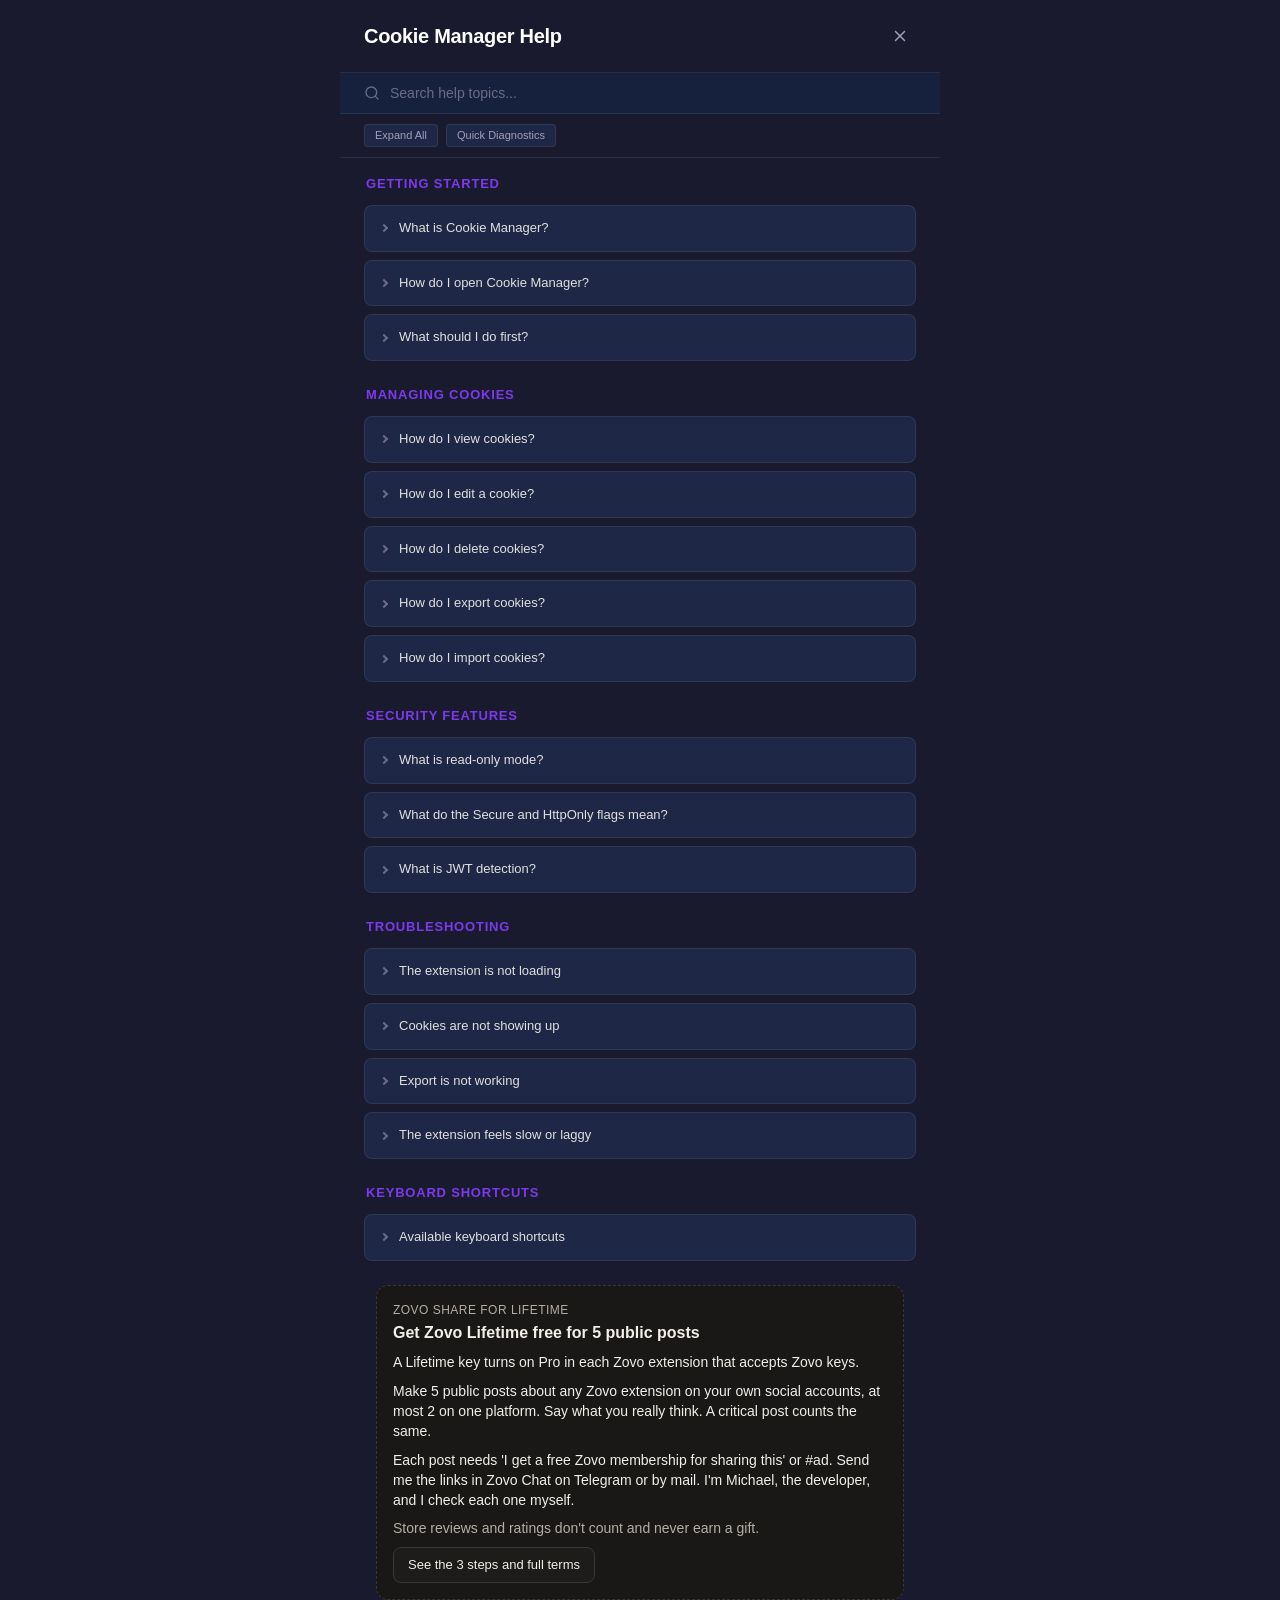
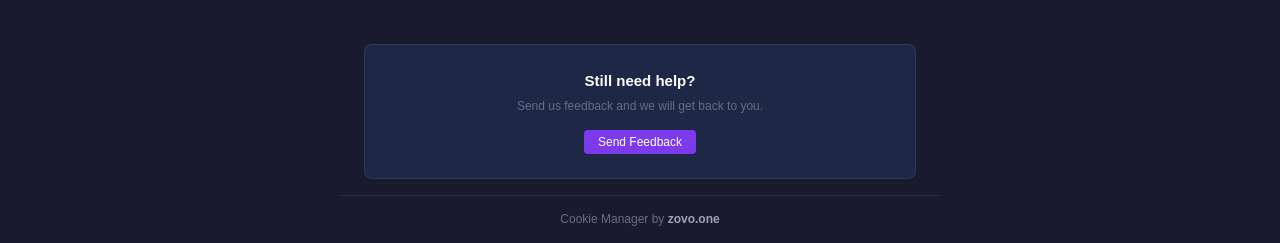
<file: src/help/help.html>
<!DOCTYPE html>
<html lang="en">
<head>
    <meta charset="UTF-8">
    <meta name="viewport" content="width=device-width, initial-scale=1.0">
    <title>Cookie Manager Help</title>
    <link rel="stylesheet" href="help.css">
</head>
<body>
    <div id="help-app">

        <!-- Header -->
        <header class="help-header" role="banner">
            <h1 class="help-title">Cookie Manager Help</h1>
            <button id="help-close-btn" class="icon-btn" title="Close" aria-label="Close help">
                <svg width="18" height="18" viewBox="0 0 24 24" fill="none" stroke="currentColor" stroke-width="2" stroke-linecap="round" stroke-linejoin="round" aria-hidden="true">
                    <line x1="18" y1="6" x2="6" y2="18"></line>
                    <line x1="6" y1="6" x2="18" y2="18"></line>
                </svg>
            </button>
        </header>

        <!-- Search -->
        <div class="help-search" role="search">
            <svg class="search-icon" width="16" height="16" viewBox="0 0 24 24" fill="none" stroke="currentColor" stroke-width="2" stroke-linecap="round" stroke-linejoin="round" aria-hidden="true">
                <circle cx="11" cy="11" r="8"></circle>
                <line x1="21" y1="21" x2="16.65" y2="16.65"></line>
            </svg>
            <input type="text" id="help-search-input" placeholder="Search help topics..." autocomplete="off">
        </div>

        <!-- Toolbar -->
        <div class="help-toolbar">
            <button id="help-toggle-all" class="btn btn-secondary btn-sm">Expand All</button>
            <button id="help-diagnostics-btn" class="btn btn-secondary btn-sm">Quick Diagnostics</button>
        </div>

        <!-- Diagnostics Output -->
        <div id="help-diagnostics-output" class="diagnostics-output" hidden></div>

        <!-- FAQ Content -->
        <main class="help-content" role="main">

            <!-- Getting Started -->
            <section class="faq-section" data-section="getting-started">
                <h2 class="faq-section-title">Getting Started</h2>

                <details class="faq-item" data-faq="what-is">
                    <summary>What is Cookie Manager?</summary>
                    <div class="faq-answer">
                        <p>Cookie Manager is a browser extension that lets you view, edit, delete, export, and import cookies for any website. It provides a clean interface with security insights like JWT detection and flag visibility.</p>
                    </div>
                </details>

                <details class="faq-item" data-faq="how-to-open">
                    <summary>How do I open Cookie Manager?</summary>
                    <div class="faq-answer">
                        <p>Click the Cookie Manager icon in your browser toolbar. If you do not see it, click the extensions puzzle-piece icon and pin Cookie Manager for quick access.</p>
                    </div>
                </details>

                <details class="faq-item" data-faq="first-steps">
                    <summary>What should I do first?</summary>
                    <div class="faq-answer">
                        <p>Navigate to any website, then open Cookie Manager. You will see all cookies for the current domain listed automatically. Use the search bar to filter cookies by name or value.</p>
                    </div>
                </details>
            </section>

            <!-- Managing Cookies -->
            <section class="faq-section" data-section="managing-cookies">
                <h2 class="faq-section-title">Managing Cookies</h2>

                <details class="faq-item" data-faq="view-cookies">
                    <summary>How do I view cookies?</summary>
                    <div class="faq-answer">
                        <p>Open Cookie Manager on any page. All cookies for the current domain are displayed in a scrollable list. Each cookie shows its name, a truncated value, and badges for security flags like Secure, HttpOnly, and JWT.</p>
                    </div>
                </details>

                <details class="faq-item" data-faq="edit-cookies">
                    <summary>How do I edit a cookie?</summary>
                    <div class="faq-answer">
                        <p>Click on any cookie in the list to open the edit modal. You can modify the name, value, domain, path, expiration, and security flags. Press Save to apply changes. Note: editing is disabled in read-only mode.</p>
                    </div>
                </details>

                <details class="faq-item" data-faq="delete-cookies">
                    <summary>How do I delete cookies?</summary>
                    <div class="faq-answer">
                        <p>Open the edit modal for a cookie and click the Delete button. To delete all cookies at once, use the Clear button in the action bar.</p>
                    </div>
                </details>

                <details class="faq-item" data-faq="export-cookies">
                    <summary>How do I export cookies?</summary>
                    <div class="faq-answer">
                        <p>Use the export button in the action bar or press <kbd>Ctrl+E</kbd>. Cookies are exported as a JSON file that can be saved and shared. The export includes all cookie attributes.</p>
                    </div>
                </details>

                <details class="faq-item" data-faq="import-cookies">
                    <summary>How do I import cookies?</summary>
                    <div class="faq-answer">
                        <p>Click the import button in the action bar. Select a previously exported JSON file. Cookie Manager will validate the file and import the cookies, notifying you of any that failed.</p>
                    </div>
                </details>
            </section>

            <!-- Security Features -->
            <section class="faq-section" data-section="security">
                <h2 class="faq-section-title">Security Features</h2>

                <details class="faq-item" data-faq="read-only">
                    <summary>What is read-only mode?</summary>
                    <div class="faq-answer">
                        <p>Read-only mode prevents accidental edits or deletions. When enabled, cookie values can be viewed and copied but not modified. Toggle it using the lock switch in the header.</p>
                    </div>
                </details>

                <details class="faq-item" data-faq="secure-flags">
                    <summary>What do the Secure and HttpOnly flags mean?</summary>
                    <div class="faq-answer">
                        <p><strong>Secure</strong> means the cookie is only sent over HTTPS connections. <strong>HttpOnly</strong> means the cookie cannot be accessed by JavaScript, protecting against XSS attacks. These flags are shown as colored badges on each cookie.</p>
                    </div>
                </details>

                <details class="faq-item" data-faq="jwt-detection">
                    <summary>What is JWT detection?</summary>
                    <div class="faq-answer">
                        <p>Cookie Manager automatically detects cookies containing JSON Web Tokens (JWTs). These are marked with a JWT badge. Click the badge to decode and inspect the token header, payload, and expiration status.</p>
                    </div>
                </details>
            </section>

            <!-- Troubleshooting -->
            <section class="faq-section" data-section="troubleshooting">
                <h2 class="faq-section-title">Troubleshooting</h2>

                <details class="faq-item" data-faq="not-loading">
                    <summary>The extension is not loading</summary>
                    <div class="faq-answer">
                        <p>Try disabling and re-enabling the extension in your browser's extension settings. If the problem persists, remove and reinstall it. Make sure your browser is up to date.</p>
                    </div>
                </details>

                <details class="faq-item" data-faq="cookies-not-showing">
                    <summary>Cookies are not showing up</summary>
                    <div class="faq-answer">
                        <p>Ensure you are on a website (not on a browser internal page like chrome://). Some sites set cookies only after interaction. Try refreshing the page, then reopening Cookie Manager.</p>
                    </div>
                </details>

                <details class="faq-item" data-faq="export-not-working">
                    <summary>Export is not working</summary>
                    <div class="faq-answer">
                        <p>Check that you have at least one cookie listed. If the download does not start, your browser may be blocking it -- check the downloads bar or popup blocker settings. Try using a different export format if available.</p>
                    </div>
                </details>

                <details class="faq-item" data-faq="performance">
                    <summary>The extension feels slow or laggy</summary>
                    <div class="faq-answer">
                        <p>Sites with a very large number of cookies can cause slowdowns. Use the search bar to filter the list. You can also try closing other extensions that might conflict. Use the Quick Diagnostics button above for more information.</p>
                    </div>
                </details>
            </section>

            <!-- Keyboard Shortcuts -->
            <section class="faq-section" data-section="shortcuts">
                <h2 class="faq-section-title">Keyboard Shortcuts</h2>

                <details class="faq-item" data-faq="shortcuts-list">
                    <summary>Available keyboard shortcuts</summary>
                    <div class="faq-answer">
                        <table class="shortcuts-table">
                            <thead>
                                <tr><th>Shortcut</th><th>Action</th></tr>
                            </thead>
                            <tbody>
                                <tr><td><kbd>/</kbd></td><td>Focus the search bar</td></tr>
                                <tr><td><kbd>Ctrl+E</kbd></td><td>Export cookies</td></tr>
                                <tr><td><kbd>Ctrl+N</kbd></td><td>Create a new cookie</td></tr>
                                <tr><td><kbd>Ctrl+Shift+D</kbd></td><td>Export debug bundle</td></tr>
                                <tr><td><kbd>Escape</kbd></td><td>Close modals or clear search</td></tr>
                            </tbody>
                        </table>
                    </div>
                </details>
            </section>

        </main>

        <!-- Still Need Help -->
        <section class="help-contact">
            <p class="contact-title">Still need help?</p>
            <p class="contact-text">Send us feedback and we will get back to you.</p>
            <button id="help-feedback-btn" class="btn btn-primary">Send Feedback</button>
        </section>

        <!-- Footer -->
        <footer class="help-footer" role="contentinfo">
            <span class="footer-text">Cookie Manager by </span>
            <a href="https://www.zovo.one" target="_blank" rel="noopener" class="footer-brand-link">zovo.one</a>
        </footer>

    </div>

    <script src="help.js"></script>
<script src="../../zovo-whats-new/config.js"></script><script src="../../zovo-whats-new/zovo-cards.js" data-zovo-mount="settings" data-zovo-anchor="main.help-content"></script>
</body>
</html>
</file>
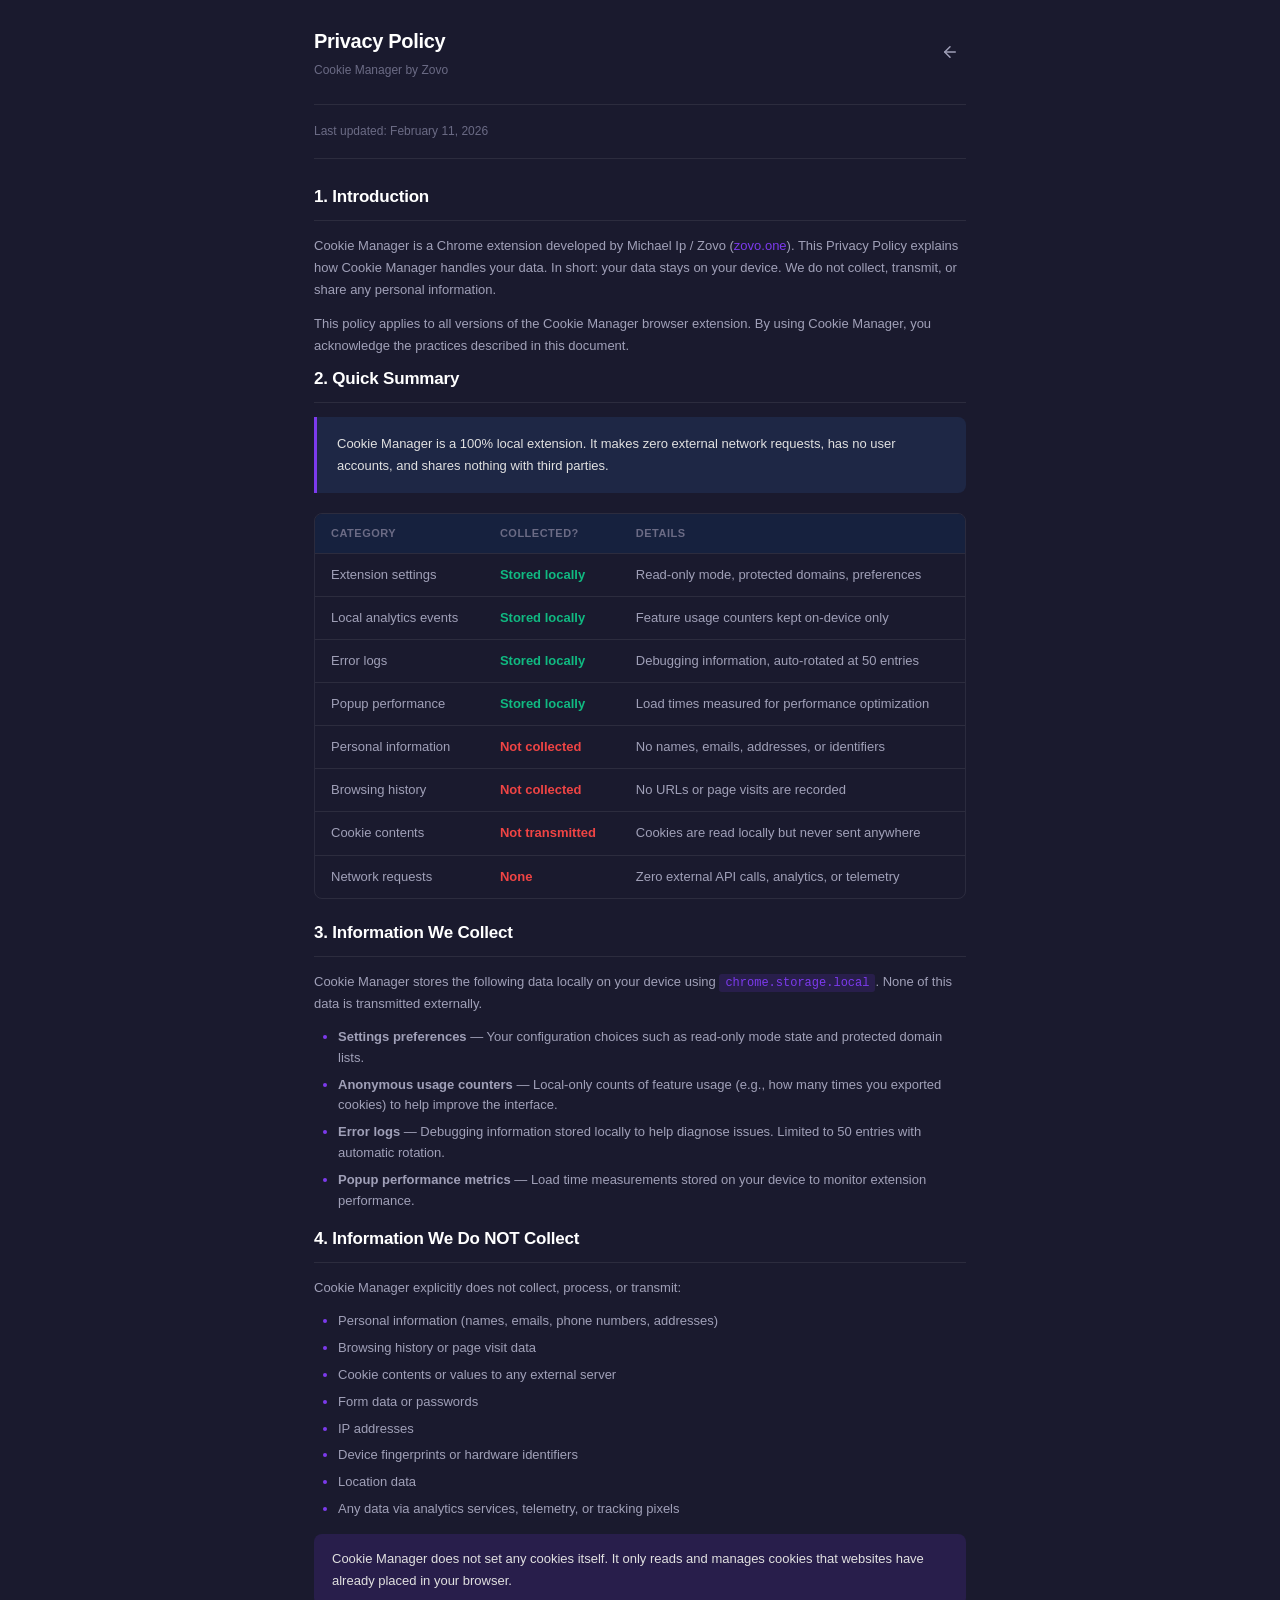
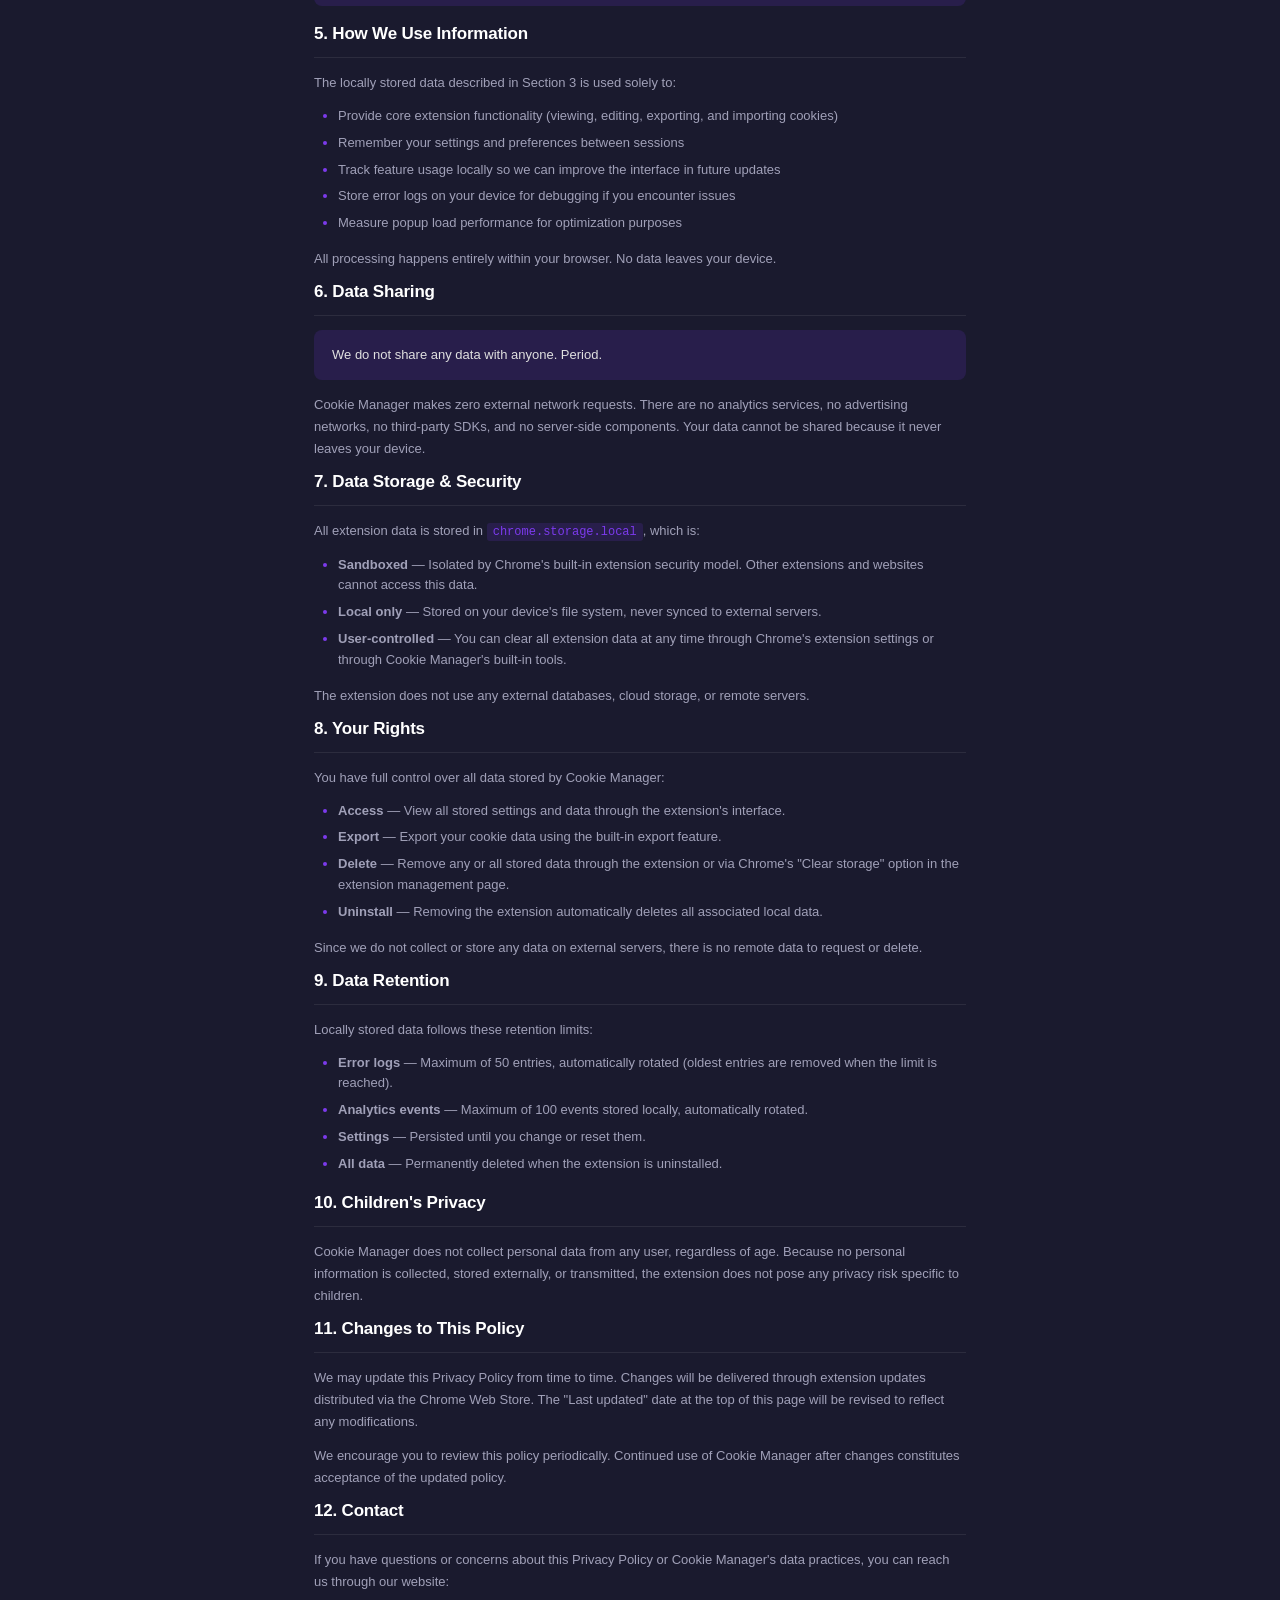
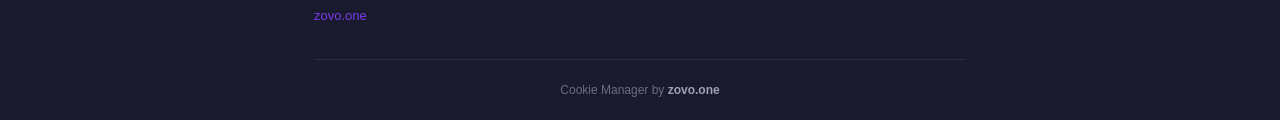
<file: src/legal/privacy-policy.html>
<!DOCTYPE html>
<html lang="en">
<head>
    <meta charset="UTF-8">
    <meta name="viewport" content="width=device-width, initial-scale=1.0">
    <title>Privacy Policy - Cookie Manager</title>
    <link rel="stylesheet" href="legal.css">
</head>
<body>
    <div id="legal-app">

        <!-- Header -->
        <header class="legal-header" role="banner">
            <div class="legal-header-left">
                <div>
                    <h1 class="legal-title">Privacy Policy</h1>
                    <p class="legal-subtitle">Cookie Manager by Zovo</p>
                </div>
            </div>
            <a href="../help/help.html" class="icon-btn" title="Back to Help" aria-label="Back to Help">
                <svg width="18" height="18" viewBox="0 0 24 24" fill="none" stroke="currentColor" stroke-width="2" stroke-linecap="round" stroke-linejoin="round" aria-hidden="true">
                    <line x1="19" y1="12" x2="5" y2="12"></line>
                    <polyline points="12 19 5 12 12 5"></polyline>
                </svg>
            </a>
        </header>

        <!-- Last Updated -->
        <div class="legal-meta" aria-label="Policy metadata">
            <span>Last updated: February 11, 2026</span>
        </div>

        <!-- Content -->
        <main class="legal-content" role="main">

            <!-- 1. Introduction -->
            <section class="legal-section" aria-labelledby="section-intro">
                <h2 id="section-intro">1. Introduction</h2>
                <p>Cookie Manager is a Chrome extension developed by Michael Ip / Zovo (<a href="https://www.zovo.one" target="_blank" rel="noopener">zovo.one</a>). This Privacy Policy explains how Cookie Manager handles your data. In short: your data stays on your device. We do not collect, transmit, or share any personal information.</p>
                <p>This policy applies to all versions of the Cookie Manager browser extension. By using Cookie Manager, you acknowledge the practices described in this document.</p>
            </section>

            <!-- 2. Quick Summary -->
            <section class="legal-section" aria-labelledby="section-summary">
                <h2 id="section-summary">2. Quick Summary</h2>
                <div class="legal-highlight">
                    <p>Cookie Manager is a 100% local extension. It makes zero external network requests, has no user accounts, and shares nothing with third parties.</p>
                </div>
                <div class="legal-table-wrapper" role="region" aria-label="Data collection summary table" tabindex="0">
                    <table class="legal-table">
                        <thead>
                            <tr>
                                <th scope="col">Category</th>
                                <th scope="col">Collected?</th>
                                <th scope="col">Details</th>
                            </tr>
                        </thead>
                        <tbody>
                            <tr>
                                <td>Extension settings</td>
                                <td><span class="status-yes">Stored locally</span></td>
                                <td>Read-only mode, protected domains, preferences</td>
                            </tr>
                            <tr>
                                <td>Local analytics events</td>
                                <td><span class="status-yes">Stored locally</span></td>
                                <td>Feature usage counters kept on-device only</td>
                            </tr>
                            <tr>
                                <td>Error logs</td>
                                <td><span class="status-yes">Stored locally</span></td>
                                <td>Debugging information, auto-rotated at 50 entries</td>
                            </tr>
                            <tr>
                                <td>Popup performance</td>
                                <td><span class="status-yes">Stored locally</span></td>
                                <td>Load times measured for performance optimization</td>
                            </tr>
                            <tr>
                                <td>Personal information</td>
                                <td><span class="status-no">Not collected</span></td>
                                <td>No names, emails, addresses, or identifiers</td>
                            </tr>
                            <tr>
                                <td>Browsing history</td>
                                <td><span class="status-no">Not collected</span></td>
                                <td>No URLs or page visits are recorded</td>
                            </tr>
                            <tr>
                                <td>Cookie contents</td>
                                <td><span class="status-no">Not transmitted</span></td>
                                <td>Cookies are read locally but never sent anywhere</td>
                            </tr>
                            <tr>
                                <td>Network requests</td>
                                <td><span class="status-no">None</span></td>
                                <td>Zero external API calls, analytics, or telemetry</td>
                            </tr>
                        </tbody>
                    </table>
                </div>
            </section>

            <!-- 3. Information We Collect -->
            <section class="legal-section" aria-labelledby="section-collect">
                <h2 id="section-collect">3. Information We Collect</h2>
                <p>Cookie Manager stores the following data locally on your device using <code>chrome.storage.local</code>. None of this data is transmitted externally.</p>
                <ul>
                    <li><strong>Settings preferences</strong> &mdash; Your configuration choices such as read-only mode state and protected domain lists.</li>
                    <li><strong>Anonymous usage counters</strong> &mdash; Local-only counts of feature usage (e.g., how many times you exported cookies) to help improve the interface.</li>
                    <li><strong>Error logs</strong> &mdash; Debugging information stored locally to help diagnose issues. Limited to 50 entries with automatic rotation.</li>
                    <li><strong>Popup performance metrics</strong> &mdash; Load time measurements stored on your device to monitor extension performance.</li>
                </ul>
            </section>

            <!-- 4. Information We Do NOT Collect -->
            <section class="legal-section" aria-labelledby="section-not-collect">
                <h2 id="section-not-collect">4. Information We Do NOT Collect</h2>
                <p>Cookie Manager explicitly does not collect, process, or transmit:</p>
                <ul>
                    <li>Personal information (names, emails, phone numbers, addresses)</li>
                    <li>Browsing history or page visit data</li>
                    <li>Cookie contents or values to any external server</li>
                    <li>Form data or passwords</li>
                    <li>IP addresses</li>
                    <li>Device fingerprints or hardware identifiers</li>
                    <li>Location data</li>
                    <li>Any data via analytics services, telemetry, or tracking pixels</li>
                </ul>
                <div class="legal-emphasis">
                    <p>Cookie Manager does not set any cookies itself. It only reads and manages cookies that websites have already placed in your browser.</p>
                </div>
            </section>

            <!-- 5. How We Use Information -->
            <section class="legal-section" aria-labelledby="section-use">
                <h2 id="section-use">5. How We Use Information</h2>
                <p>The locally stored data described in Section 3 is used solely to:</p>
                <ul>
                    <li>Provide core extension functionality (viewing, editing, exporting, and importing cookies)</li>
                    <li>Remember your settings and preferences between sessions</li>
                    <li>Track feature usage locally so we can improve the interface in future updates</li>
                    <li>Store error logs on your device for debugging if you encounter issues</li>
                    <li>Measure popup load performance for optimization purposes</li>
                </ul>
                <p>All processing happens entirely within your browser. No data leaves your device.</p>
            </section>

            <!-- 6. Data Sharing -->
            <section class="legal-section" aria-labelledby="section-sharing">
                <h2 id="section-sharing">6. Data Sharing</h2>
                <div class="legal-emphasis">
                    <p>We do not share any data with anyone. Period.</p>
                </div>
                <p>Cookie Manager makes zero external network requests. There are no analytics services, no advertising networks, no third-party SDKs, and no server-side components. Your data cannot be shared because it never leaves your device.</p>
            </section>

            <!-- 7. Data Storage & Security -->
            <section class="legal-section" aria-labelledby="section-storage">
                <h2 id="section-storage">7. Data Storage &amp; Security</h2>
                <p>All extension data is stored in <code>chrome.storage.local</code>, which is:</p>
                <ul>
                    <li><strong>Sandboxed</strong> &mdash; Isolated by Chrome's built-in extension security model. Other extensions and websites cannot access this data.</li>
                    <li><strong>Local only</strong> &mdash; Stored on your device's file system, never synced to external servers.</li>
                    <li><strong>User-controlled</strong> &mdash; You can clear all extension data at any time through Chrome's extension settings or through Cookie Manager's built-in tools.</li>
                </ul>
                <p>The extension does not use any external databases, cloud storage, or remote servers.</p>
            </section>

            <!-- 8. Your Rights -->
            <section class="legal-section" aria-labelledby="section-rights">
                <h2 id="section-rights">8. Your Rights</h2>
                <p>You have full control over all data stored by Cookie Manager:</p>
                <ul>
                    <li><strong>Access</strong> &mdash; View all stored settings and data through the extension's interface.</li>
                    <li><strong>Export</strong> &mdash; Export your cookie data using the built-in export feature.</li>
                    <li><strong>Delete</strong> &mdash; Remove any or all stored data through the extension or via Chrome's "Clear storage" option in the extension management page.</li>
                    <li><strong>Uninstall</strong> &mdash; Removing the extension automatically deletes all associated local data.</li>
                </ul>
                <p>Since we do not collect or store any data on external servers, there is no remote data to request or delete.</p>
            </section>

            <!-- 9. Data Retention -->
            <section class="legal-section" aria-labelledby="section-retention">
                <h2 id="section-retention">9. Data Retention</h2>
                <p>Locally stored data follows these retention limits:</p>
                <ul>
                    <li><strong>Error logs</strong> &mdash; Maximum of 50 entries, automatically rotated (oldest entries are removed when the limit is reached).</li>
                    <li><strong>Analytics events</strong> &mdash; Maximum of 100 events stored locally, automatically rotated.</li>
                    <li><strong>Settings</strong> &mdash; Persisted until you change or reset them.</li>
                    <li><strong>All data</strong> &mdash; Permanently deleted when the extension is uninstalled.</li>
                </ul>
            </section>

            <!-- 10. Children's Privacy -->
            <section class="legal-section" aria-labelledby="section-children">
                <h2 id="section-children">10. Children's Privacy</h2>
                <p>Cookie Manager does not collect personal data from any user, regardless of age. Because no personal information is collected, stored externally, or transmitted, the extension does not pose any privacy risk specific to children.</p>
            </section>

            <!-- 11. Changes to This Policy -->
            <section class="legal-section" aria-labelledby="section-changes">
                <h2 id="section-changes">11. Changes to This Policy</h2>
                <p>We may update this Privacy Policy from time to time. Changes will be delivered through extension updates distributed via the Chrome Web Store. The "Last updated" date at the top of this page will be revised to reflect any modifications.</p>
                <p>We encourage you to review this policy periodically. Continued use of Cookie Manager after changes constitutes acceptance of the updated policy.</p>
            </section>

            <!-- 12. Contact -->
            <section class="legal-section" aria-labelledby="section-contact">
                <h2 id="section-contact">12. Contact</h2>
                <p>If you have questions or concerns about this Privacy Policy or Cookie Manager's data practices, you can reach us through our website:</p>
                <p><a href="https://www.zovo.one" target="_blank" rel="noopener">zovo.one</a></p>
            </section>

        </main>

        <!-- Footer -->
        <footer class="legal-footer" role="contentinfo">
            <span class="footer-text">Cookie Manager by </span>
            <a href="https://www.zovo.one" target="_blank" rel="noopener" class="footer-brand-link">zovo.one</a>
        </footer>

    </div>
</body>
</html>
</file>
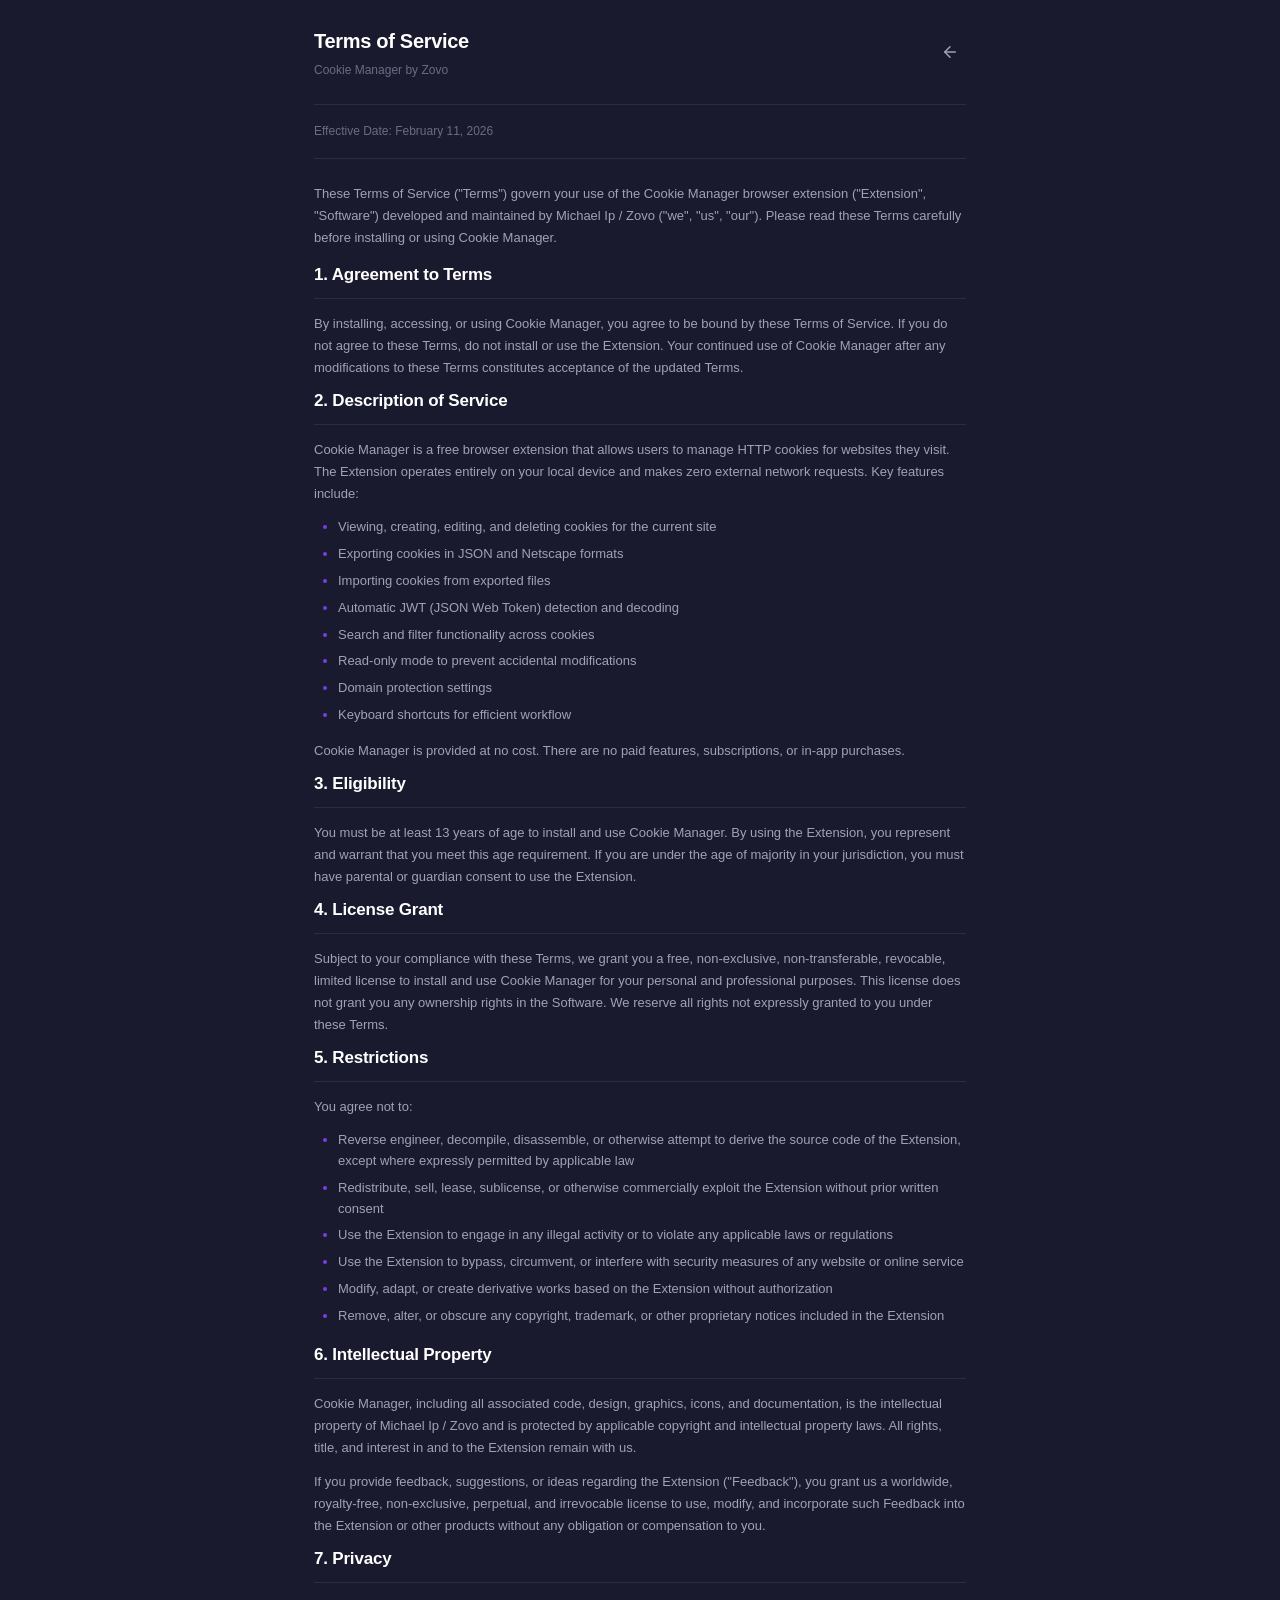
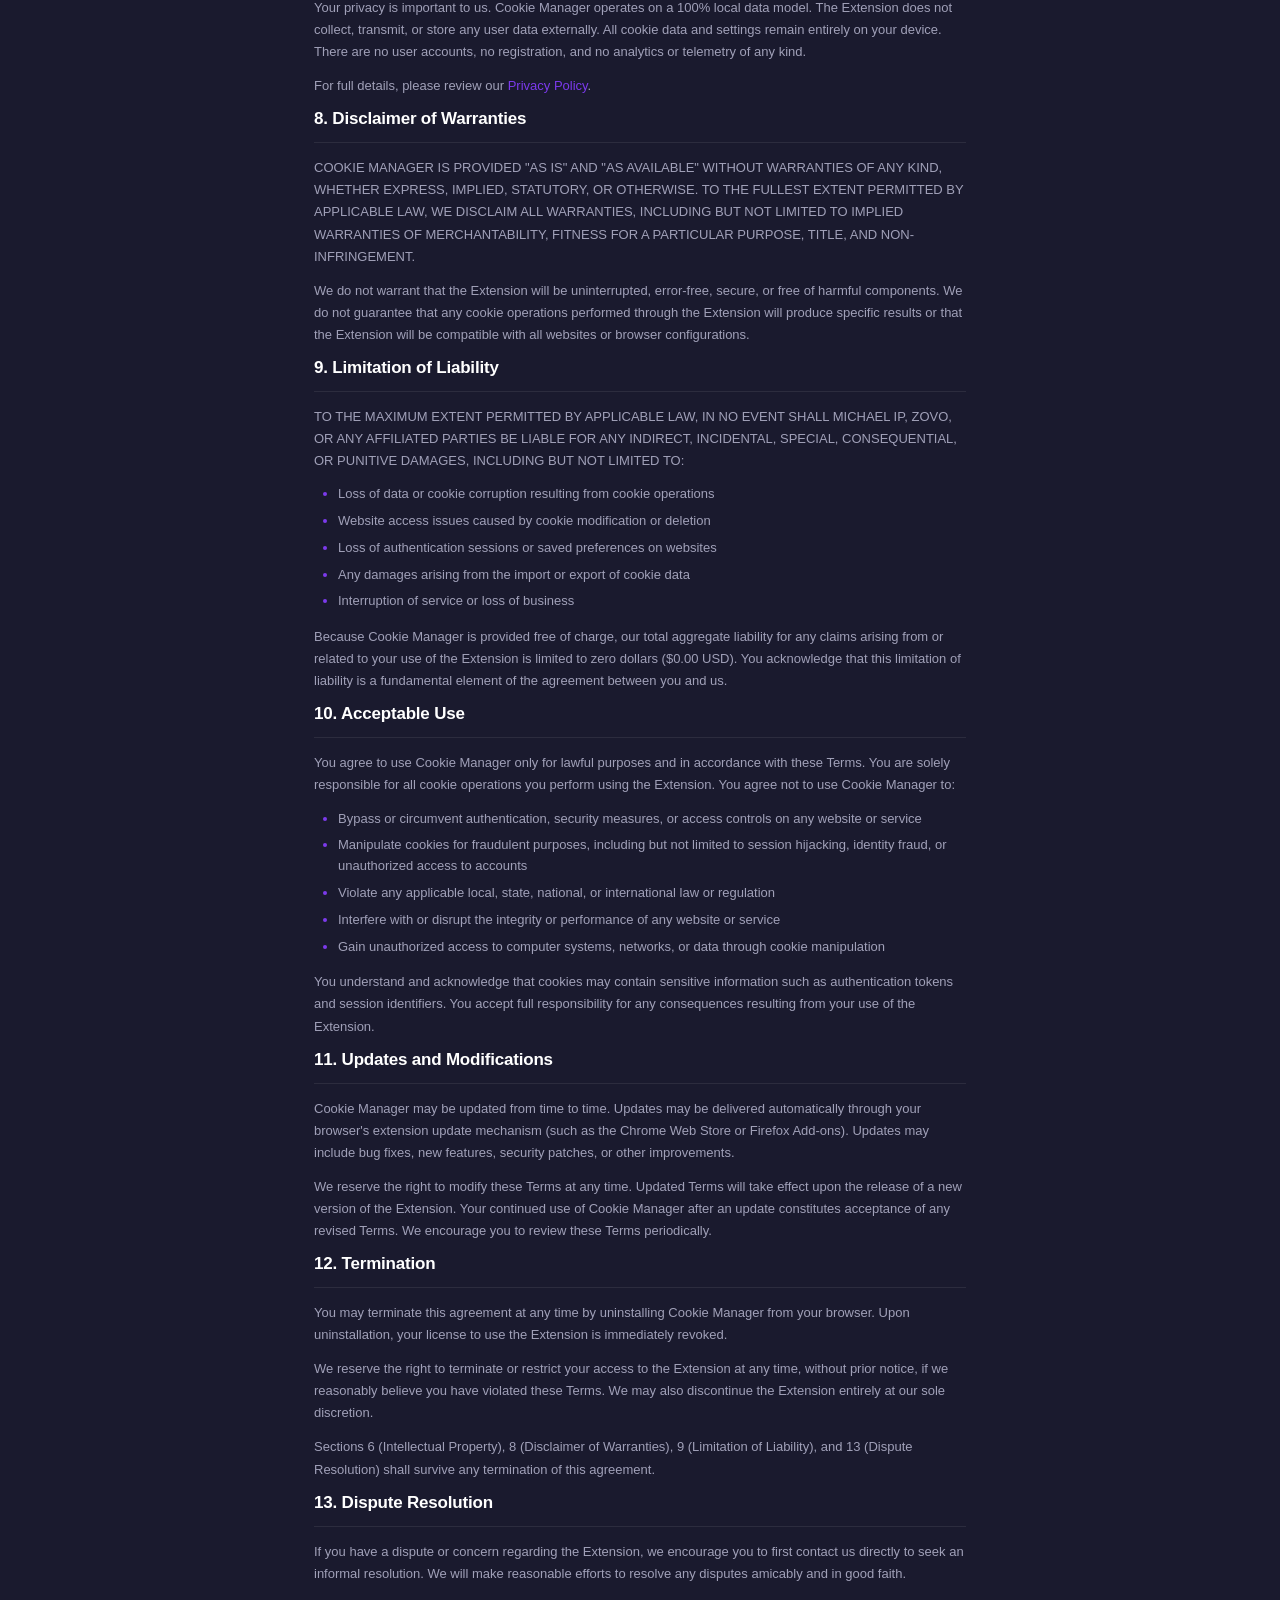
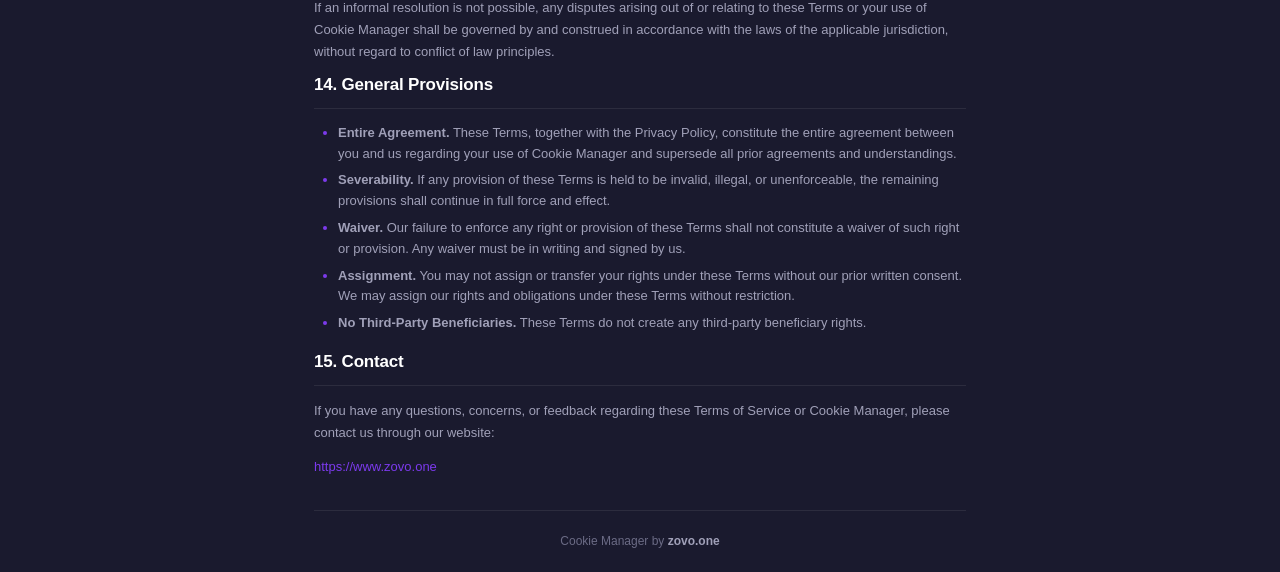
<file: src/legal/terms-of-service.html>
<!DOCTYPE html>
<html lang="en">
<head>
    <meta charset="UTF-8">
    <meta name="viewport" content="width=device-width, initial-scale=1.0">
    <title>Terms of Service - Cookie Manager</title>
    <link rel="stylesheet" href="legal.css">
</head>
<body>
    <div id="legal-app">

        <!-- Header -->
        <header class="legal-header" role="banner">
            <div class="legal-header-left">
                <div>
                    <h1 class="legal-title">Terms of Service</h1>
                    <p class="legal-subtitle">Cookie Manager by Zovo</p>
                </div>
            </div>
            <a href="../help/help.html" class="icon-btn" title="Back to Help" aria-label="Back to Help">
                <svg width="18" height="18" viewBox="0 0 24 24" fill="none" stroke="currentColor" stroke-width="2" stroke-linecap="round" stroke-linejoin="round" aria-hidden="true">
                    <line x1="19" y1="12" x2="5" y2="12"></line>
                    <polyline points="12 19 5 12 12 5"></polyline>
                </svg>
            </a>
        </header>

        <!-- Last Updated -->
        <div class="legal-meta" aria-label="Policy metadata">
            <span>Effective Date: February 11, 2026</span>
        </div>

        <!-- Main Content -->
        <main class="legal-content" role="main">

            <p class="legal-intro">
                These Terms of Service ("Terms") govern your use of the Cookie Manager browser extension
                ("Extension", "Software") developed and maintained by Michael Ip / Zovo ("we", "us", "our").
                Please read these Terms carefully before installing or using Cookie Manager.
            </p>

            <!-- 1. Agreement to Terms -->
            <section class="legal-section" aria-labelledby="section-agreement">
                <h2 id="section-agreement" class="legal-section-title">1. Agreement to Terms</h2>
                <p>
                    By installing, accessing, or using Cookie Manager, you agree to be bound by these Terms of
                    Service. If you do not agree to these Terms, do not install or use the Extension. Your
                    continued use of Cookie Manager after any modifications to these Terms constitutes acceptance
                    of the updated Terms.
                </p>
            </section>

            <!-- 2. Description of Service -->
            <section class="legal-section" aria-labelledby="section-description">
                <h2 id="section-description" class="legal-section-title">2. Description of Service</h2>
                <p>
                    Cookie Manager is a free browser extension that allows users to manage HTTP cookies for
                    websites they visit. The Extension operates entirely on your local device and makes zero
                    external network requests. Key features include:
                </p>
                <ul class="legal-list">
                    <li>Viewing, creating, editing, and deleting cookies for the current site</li>
                    <li>Exporting cookies in JSON and Netscape formats</li>
                    <li>Importing cookies from exported files</li>
                    <li>Automatic JWT (JSON Web Token) detection and decoding</li>
                    <li>Search and filter functionality across cookies</li>
                    <li>Read-only mode to prevent accidental modifications</li>
                    <li>Domain protection settings</li>
                    <li>Keyboard shortcuts for efficient workflow</li>
                </ul>
                <p>
                    Cookie Manager is provided at no cost. There are no paid features, subscriptions, or
                    in-app purchases.
                </p>
            </section>

            <!-- 3. Eligibility -->
            <section class="legal-section" aria-labelledby="section-eligibility">
                <h2 id="section-eligibility" class="legal-section-title">3. Eligibility</h2>
                <p>
                    You must be at least 13 years of age to install and use Cookie Manager. By using the
                    Extension, you represent and warrant that you meet this age requirement. If you are under
                    the age of majority in your jurisdiction, you must have parental or guardian consent to use
                    the Extension.
                </p>
            </section>

            <!-- 4. License Grant -->
            <section class="legal-section" aria-labelledby="section-license">
                <h2 id="section-license" class="legal-section-title">4. License Grant</h2>
                <p>
                    Subject to your compliance with these Terms, we grant you a free, non-exclusive,
                    non-transferable, revocable, limited license to install and use Cookie Manager for your
                    personal and professional purposes. This license does not grant you any ownership rights
                    in the Software. We reserve all rights not expressly granted to you under these Terms.
                </p>
            </section>

            <!-- 5. Restrictions -->
            <section class="legal-section" aria-labelledby="section-restrictions">
                <h2 id="section-restrictions" class="legal-section-title">5. Restrictions</h2>
                <p>You agree not to:</p>
                <ul class="legal-list">
                    <li>
                        Reverse engineer, decompile, disassemble, or otherwise attempt to derive the source
                        code of the Extension, except where expressly permitted by applicable law
                    </li>
                    <li>
                        Redistribute, sell, lease, sublicense, or otherwise commercially exploit the Extension
                        without prior written consent
                    </li>
                    <li>
                        Use the Extension to engage in any illegal activity or to violate any applicable laws
                        or regulations
                    </li>
                    <li>
                        Use the Extension to bypass, circumvent, or interfere with security measures of any
                        website or online service
                    </li>
                    <li>
                        Modify, adapt, or create derivative works based on the Extension without authorization
                    </li>
                    <li>
                        Remove, alter, or obscure any copyright, trademark, or other proprietary notices
                        included in the Extension
                    </li>
                </ul>
            </section>

            <!-- 6. Intellectual Property -->
            <section class="legal-section" aria-labelledby="section-ip">
                <h2 id="section-ip" class="legal-section-title">6. Intellectual Property</h2>
                <p>
                    Cookie Manager, including all associated code, design, graphics, icons, and documentation,
                    is the intellectual property of Michael Ip / Zovo and is protected by applicable copyright
                    and intellectual property laws. All rights, title, and interest in and to the Extension
                    remain with us.
                </p>
                <p>
                    If you provide feedback, suggestions, or ideas regarding the Extension ("Feedback"), you
                    grant us a worldwide, royalty-free, non-exclusive, perpetual, and irrevocable license to
                    use, modify, and incorporate such Feedback into the Extension or other products without
                    any obligation or compensation to you.
                </p>
            </section>

            <!-- 7. Privacy -->
            <section class="legal-section" aria-labelledby="section-privacy">
                <h2 id="section-privacy" class="legal-section-title">7. Privacy</h2>
                <p>
                    Your privacy is important to us. Cookie Manager operates on a 100% local data model. The
                    Extension does not collect, transmit, or store any user data externally. All cookie data
                    and settings remain entirely on your device. There are no user accounts, no registration,
                    and no analytics or telemetry of any kind.
                </p>
                <p>
                    For full details, please review our
                    <a href="privacy-policy.html" class="legal-link">Privacy Policy</a>.
                </p>
            </section>

            <!-- 8. Disclaimer of Warranties -->
            <section class="legal-section" aria-labelledby="section-warranties">
                <h2 id="section-warranties" class="legal-section-title">8. Disclaimer of Warranties</h2>
                <p>
                    COOKIE MANAGER IS PROVIDED "AS IS" AND "AS AVAILABLE" WITHOUT WARRANTIES OF ANY KIND,
                    WHETHER EXPRESS, IMPLIED, STATUTORY, OR OTHERWISE. TO THE FULLEST EXTENT PERMITTED BY
                    APPLICABLE LAW, WE DISCLAIM ALL WARRANTIES, INCLUDING BUT NOT LIMITED TO IMPLIED WARRANTIES
                    OF MERCHANTABILITY, FITNESS FOR A PARTICULAR PURPOSE, TITLE, AND NON-INFRINGEMENT.
                </p>
                <p>
                    We do not warrant that the Extension will be uninterrupted, error-free, secure, or free
                    of harmful components. We do not guarantee that any cookie operations performed through the
                    Extension will produce specific results or that the Extension will be compatible with all
                    websites or browser configurations.
                </p>
            </section>

            <!-- 9. Limitation of Liability -->
            <section class="legal-section" aria-labelledby="section-liability">
                <h2 id="section-liability" class="legal-section-title">9. Limitation of Liability</h2>
                <p>
                    TO THE MAXIMUM EXTENT PERMITTED BY APPLICABLE LAW, IN NO EVENT SHALL MICHAEL IP, ZOVO,
                    OR ANY AFFILIATED PARTIES BE LIABLE FOR ANY INDIRECT, INCIDENTAL, SPECIAL, CONSEQUENTIAL,
                    OR PUNITIVE DAMAGES, INCLUDING BUT NOT LIMITED TO:
                </p>
                <ul class="legal-list">
                    <li>Loss of data or cookie corruption resulting from cookie operations</li>
                    <li>Website access issues caused by cookie modification or deletion</li>
                    <li>Loss of authentication sessions or saved preferences on websites</li>
                    <li>Any damages arising from the import or export of cookie data</li>
                    <li>Interruption of service or loss of business</li>
                </ul>
                <p>
                    Because Cookie Manager is provided free of charge, our total aggregate liability for any
                    claims arising from or related to your use of the Extension is limited to zero dollars
                    ($0.00 USD). You acknowledge that this limitation of liability is a fundamental element
                    of the agreement between you and us.
                </p>
            </section>

            <!-- 10. Acceptable Use -->
            <section class="legal-section" aria-labelledby="section-acceptable-use">
                <h2 id="section-acceptable-use" class="legal-section-title">10. Acceptable Use</h2>
                <p>
                    You agree to use Cookie Manager only for lawful purposes and in accordance with these
                    Terms. You are solely responsible for all cookie operations you perform using the Extension.
                    You agree not to use Cookie Manager to:
                </p>
                <ul class="legal-list">
                    <li>
                        Bypass or circumvent authentication, security measures, or access controls on any
                        website or service
                    </li>
                    <li>
                        Manipulate cookies for fraudulent purposes, including but not limited to session
                        hijacking, identity fraud, or unauthorized access to accounts
                    </li>
                    <li>
                        Violate any applicable local, state, national, or international law or regulation
                    </li>
                    <li>
                        Interfere with or disrupt the integrity or performance of any website or service
                    </li>
                    <li>
                        Gain unauthorized access to computer systems, networks, or data through cookie
                        manipulation
                    </li>
                </ul>
                <p>
                    You understand and acknowledge that cookies may contain sensitive information such as
                    authentication tokens and session identifiers. You accept full responsibility for any
                    consequences resulting from your use of the Extension.
                </p>
            </section>

            <!-- 11. Updates -->
            <section class="legal-section" aria-labelledby="section-updates">
                <h2 id="section-updates" class="legal-section-title">11. Updates and Modifications</h2>
                <p>
                    Cookie Manager may be updated from time to time. Updates may be delivered automatically
                    through your browser's extension update mechanism (such as the Chrome Web Store or Firefox
                    Add-ons). Updates may include bug fixes, new features, security patches, or other
                    improvements.
                </p>
                <p>
                    We reserve the right to modify these Terms at any time. Updated Terms will take effect
                    upon the release of a new version of the Extension. Your continued use of Cookie Manager
                    after an update constitutes acceptance of any revised Terms. We encourage you to review
                    these Terms periodically.
                </p>
            </section>

            <!-- 12. Termination -->
            <section class="legal-section" aria-labelledby="section-termination">
                <h2 id="section-termination" class="legal-section-title">12. Termination</h2>
                <p>
                    You may terminate this agreement at any time by uninstalling Cookie Manager from your
                    browser. Upon uninstallation, your license to use the Extension is immediately revoked.
                </p>
                <p>
                    We reserve the right to terminate or restrict your access to the Extension at any time,
                    without prior notice, if we reasonably believe you have violated these Terms. We may also
                    discontinue the Extension entirely at our sole discretion.
                </p>
                <p>
                    Sections 6 (Intellectual Property), 8 (Disclaimer of Warranties), 9 (Limitation of
                    Liability), and 13 (Dispute Resolution) shall survive any termination of this agreement.
                </p>
            </section>

            <!-- 13. Dispute Resolution -->
            <section class="legal-section" aria-labelledby="section-disputes">
                <h2 id="section-disputes" class="legal-section-title">13. Dispute Resolution</h2>
                <p>
                    If you have a dispute or concern regarding the Extension, we encourage you to first
                    contact us directly to seek an informal resolution. We will make reasonable efforts to
                    resolve any disputes amicably and in good faith.
                </p>
                <p>
                    If an informal resolution is not possible, any disputes arising out of or relating to
                    these Terms or your use of Cookie Manager shall be governed by and construed in accordance
                    with the laws of the applicable jurisdiction, without regard to conflict of law principles.
                </p>
            </section>

            <!-- 14. General Provisions -->
            <section class="legal-section" aria-labelledby="section-general">
                <h2 id="section-general" class="legal-section-title">14. General Provisions</h2>
                <ul class="legal-list">
                    <li>
                        <strong>Entire Agreement.</strong> These Terms, together with the Privacy Policy,
                        constitute the entire agreement between you and us regarding your use of Cookie Manager
                        and supersede all prior agreements and understandings.
                    </li>
                    <li>
                        <strong>Severability.</strong> If any provision of these Terms is held to be invalid,
                        illegal, or unenforceable, the remaining provisions shall continue in full force and
                        effect.
                    </li>
                    <li>
                        <strong>Waiver.</strong> Our failure to enforce any right or provision of these Terms
                        shall not constitute a waiver of such right or provision. Any waiver must be in writing
                        and signed by us.
                    </li>
                    <li>
                        <strong>Assignment.</strong> You may not assign or transfer your rights under these
                        Terms without our prior written consent. We may assign our rights and obligations
                        under these Terms without restriction.
                    </li>
                    <li>
                        <strong>No Third-Party Beneficiaries.</strong> These Terms do not create any
                        third-party beneficiary rights.
                    </li>
                </ul>
            </section>

            <!-- 15. Contact -->
            <section class="legal-section" aria-labelledby="section-contact">
                <h2 id="section-contact" class="legal-section-title">15. Contact</h2>
                <p>
                    If you have any questions, concerns, or feedback regarding these Terms of Service or
                    Cookie Manager, please contact us through our website:
                </p>
                <p>
                    <a href="https://www.zovo.one" target="_blank" rel="noopener" class="legal-link">https://www.zovo.one</a>
                </p>
            </section>

        </main>

        <!-- Footer -->
        <footer class="legal-footer" role="contentinfo">
            <span class="footer-text">Cookie Manager by </span>
            <a href="https://www.zovo.one" target="_blank" rel="noopener" class="footer-brand-link">zovo.one</a>
        </footer>

    </div>
</body>
</html>
</file>
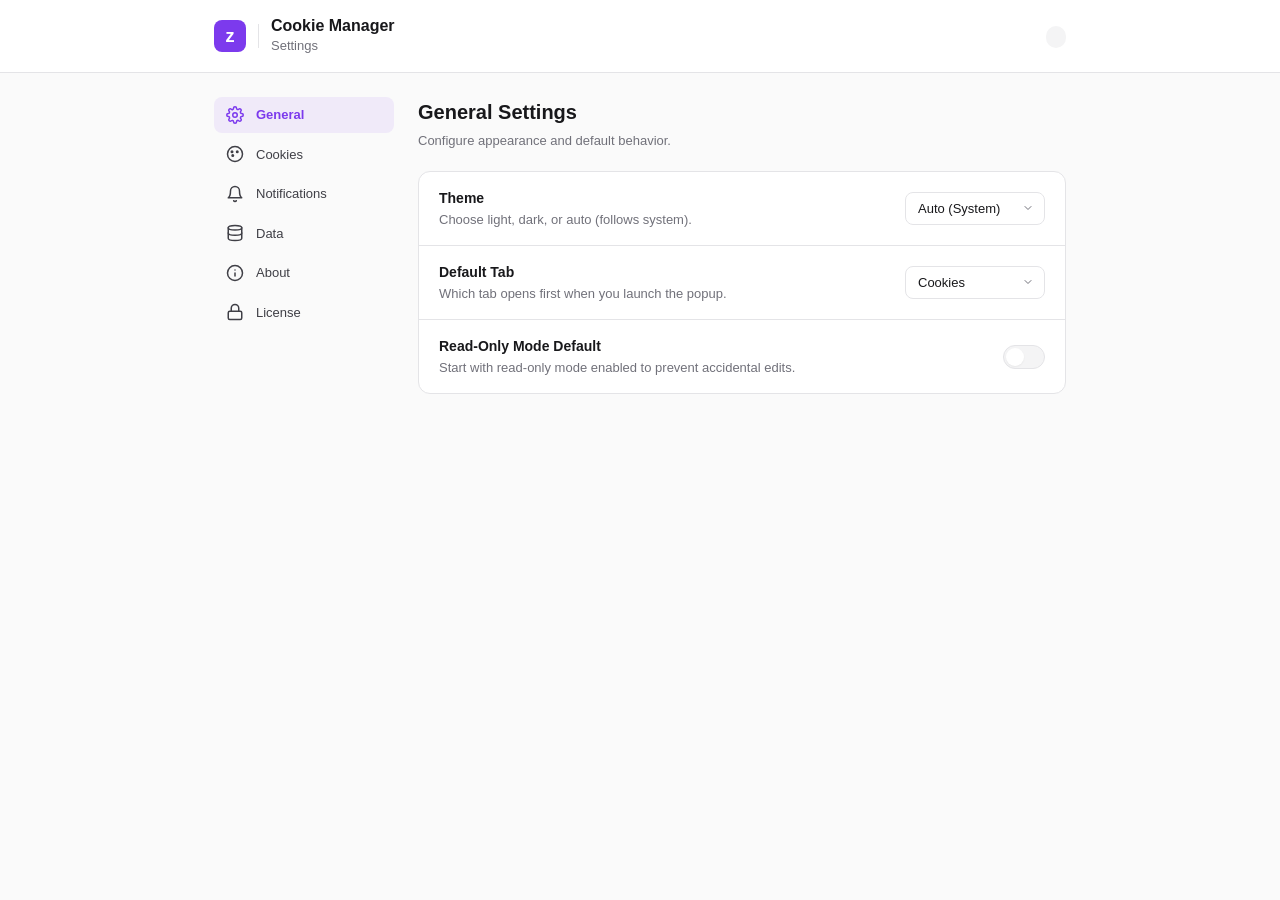
<file: src/options/options.html>
<!DOCTYPE html>
<html lang="en">

<head>
    <meta charset="UTF-8">
    <meta name="viewport" content="width=device-width, initial-scale=1.0">
    <title>Cookie Manager Settings</title>
    <link rel="stylesheet" href="options.css">
</head>

<body>
    <div id="optionsApp">
        <!-- Header -->
        <header class="options-header">
            <div class="options-header-inner">
                <div class="header-brand">
                    <div class="brand-logo">
                        <span class="logo-z">z</span>
                    </div>
                    <div class="brand-divider"></div>
                    <div class="brand-text">
                        <h1 class="brand-title">Cookie Manager</h1>
                        <span class="brand-subtitle">Settings</span>
                    </div>
                </div>
                <div class="header-actions">
                    <span class="version-badge" id="versionBadge"></span>
                </div>
            </div>
        </header>

        <!-- Main Content -->
        <main class="options-main">
            <div class="options-container">

                <!-- Sidebar Navigation -->
                <nav class="options-nav" role="navigation" aria-label="Settings navigation">
                    <a href="#general" class="nav-item active" data-section="general">
                        <svg width="18" height="18" viewBox="0 0 24 24" fill="none" stroke="currentColor" stroke-width="2" stroke-linecap="round" stroke-linejoin="round" aria-hidden="true">
                            <circle cx="12" cy="12" r="3"></circle>
                            <path d="M19.4 15a1.65 1.65 0 0 0 .33 1.82l.06.06a2 2 0 0 1 0 2.83 2 2 0 0 1-2.83 0l-.06-.06a1.65 1.65 0 0 0-1.82-.33 1.65 1.65 0 0 0-1 1.51V21a2 2 0 0 1-2 2 2 2 0 0 1-2-2v-.09A1.65 1.65 0 0 0 9 19.4a1.65 1.65 0 0 0-1.82.33l-.06.06a2 2 0 0 1-2.83 0 2 2 0 0 1 0-2.83l.06-.06A1.65 1.65 0 0 0 4.68 15a1.65 1.65 0 0 0-1.51-1H3a2 2 0 0 1-2-2 2 2 0 0 1 2-2h.09A1.65 1.65 0 0 0 4.6 9a1.65 1.65 0 0 0-.33-1.82l-.06-.06a2 2 0 0 1 0-2.83 2 2 0 0 1 2.83 0l.06.06A1.65 1.65 0 0 0 9 4.68a1.65 1.65 0 0 0 1-1.51V3a2 2 0 0 1 2-2 2 2 0 0 1 2 2v.09a1.65 1.65 0 0 0 1 1.51 1.65 1.65 0 0 0 1.82-.33l.06-.06a2 2 0 0 1 2.83 0 2 2 0 0 1 0 2.83l-.06.06a1.65 1.65 0 0 0-.33 1.82V9a1.65 1.65 0 0 0 1.51 1H21a2 2 0 0 1 2 2 2 2 0 0 1-2 2h-.09a1.65 1.65 0 0 0-1.51 1z"></path>
                        </svg>
                        <span>General</span>
                    </a>
                    <a href="#cookies" class="nav-item" data-section="cookies">
                        <svg width="18" height="18" viewBox="0 0 24 24" fill="none" stroke="currentColor" stroke-width="2" stroke-linecap="round" stroke-linejoin="round" aria-hidden="true">
                            <circle cx="12" cy="12" r="10"></circle>
                            <circle cx="8" cy="9" r="1" fill="currentColor"></circle>
                            <circle cx="15" cy="9" r="1" fill="currentColor"></circle>
                            <circle cx="9" cy="14" r="1" fill="currentColor"></circle>
                        </svg>
                        <span>Cookies</span>
                    </a>
                    <a href="#notifications" class="nav-item" data-section="notifications">
                        <svg width="18" height="18" viewBox="0 0 24 24" fill="none" stroke="currentColor" stroke-width="2" stroke-linecap="round" stroke-linejoin="round" aria-hidden="true">
                            <path d="M18 8A6 6 0 0 0 6 8c0 7-3 9-3 9h18s-3-2-3-9"></path>
                            <path d="M13.73 21a2 2 0 0 1-3.46 0"></path>
                        </svg>
                        <span>Notifications</span>
                    </a>
                    <a href="#data" class="nav-item" data-section="data">
                        <svg width="18" height="18" viewBox="0 0 24 24" fill="none" stroke="currentColor" stroke-width="2" stroke-linecap="round" stroke-linejoin="round" aria-hidden="true">
                            <ellipse cx="12" cy="5" rx="9" ry="3"></ellipse>
                            <path d="M21 12c0 1.66-4 3-9 3s-9-1.34-9-3"></path>
                            <path d="M3 5v14c0 1.66 4 3 9 3s9-1.34 9-3V5"></path>
                        </svg>
                        <span>Data</span>
                    </a>
                    <a href="#about" class="nav-item" data-section="about">
                        <svg width="18" height="18" viewBox="0 0 24 24" fill="none" stroke="currentColor" stroke-width="2" stroke-linecap="round" stroke-linejoin="round" aria-hidden="true">
                            <circle cx="12" cy="12" r="10"></circle>
                            <line x1="12" y1="16" x2="12" y2="12"></line>
                            <line x1="12" y1="8" x2="12.01" y2="8"></line>
                        </svg>
                        <span>About</span>
                    </a>
                    <a href="#license" class="nav-item" data-section="license">
                        <svg width="18" height="18" viewBox="0 0 24 24" fill="none" stroke="currentColor" stroke-width="2" stroke-linecap="round" stroke-linejoin="round" aria-hidden="true">
                            <rect x="3" y="11" width="18" height="11" rx="2" ry="2"></rect>
                            <path d="M7 11V7a5 5 0 0 1 10 0v4"></path>
                        </svg>
                        <span>License</span>
                    </a>
                </nav>

                <!-- Settings Panels -->
                <div class="options-panels">

                    <!-- General Settings -->
                    <section class="options-section active" id="section-general" aria-labelledby="heading-general">
                        <h2 class="section-heading" id="heading-general">General Settings</h2>
                        <p class="section-description">Configure appearance and default behavior.</p>

                        <div class="settings-card">
                            <div class="setting-row">
                                <div class="setting-info">
                                    <label for="themeMode">Theme</label>
                                    <span class="setting-description">Choose light, dark, or auto (follows system).</span>
                                </div>
                                <select id="themeMode" class="setting-select">
                                    <option value="auto">Auto (System)</option>
                                    <option value="light">Light</option>
                                    <option value="dark">Dark</option>
                                </select>
                            </div>

                            <div class="setting-row">
                                <div class="setting-info">
                                    <label for="defaultTab">Default Tab</label>
                                    <span class="setting-description">Which tab opens first when you launch the popup.</span>
                                </div>
                                <select id="defaultTab" class="setting-select">
                                    <option value="cookies">Cookies</option>
                                    <option value="profiles">Profiles</option>
                                    <option value="rules">Rules</option>
                                    <option value="health">Health</option>
                                </select>
                            </div>

                            <div class="setting-row">
                                <div class="setting-info">
                                    <label for="readOnlyDefault">Read-Only Mode Default</label>
                                    <span class="setting-description">Start with read-only mode enabled to prevent accidental edits.</span>
                                </div>
                                <label class="toggle">
                                    <input type="checkbox" id="readOnlyDefault">
                                    <span class="toggle-slider"></span>
                                </label>
                            </div>
                        </div>
                    </section>

                    <!-- Cookie Settings -->
                    <section class="options-section" id="section-cookies" aria-labelledby="heading-cookies" hidden>
                        <h2 class="section-heading" id="heading-cookies">Cookie Settings</h2>
                        <p class="section-description">Configure cookie display and export preferences.</p>

                        <div class="settings-card">
                            <div class="setting-row">
                                <div class="setting-info">
                                    <label for="defaultExportFormat">Default Export Format</label>
                                    <span class="setting-description">Format used when exporting cookies.</span>
                                </div>
                                <select id="defaultExportFormat" class="setting-select">
                                    <option value="json">JSON</option>
                                    <option value="netscape">Netscape</option>
                                </select>
                            </div>

                            <div class="setting-row">
                                <div class="setting-info">
                                    <label for="showCookieSize">Show Cookie Size</label>
                                    <span class="setting-description">Display the size of each cookie in the list.</span>
                                </div>
                                <label class="toggle">
                                    <input type="checkbox" id="showCookieSize">
                                    <span class="toggle-slider"></span>
                                </label>
                            </div>

                            <div class="setting-row">
                                <div class="setting-info">
                                    <label for="cookieSortOrder">Cookie Sort Order</label>
                                    <span class="setting-description">Default sorting for the cookie list.</span>
                                </div>
                                <select id="cookieSortOrder" class="setting-select">
                                    <option value="name">Name (A-Z)</option>
                                    <option value="domain">Domain</option>
                                    <option value="date">Expiration Date</option>
                                </select>
                            </div>
                        </div>
                    </section>

                    <!-- Notifications -->
                    <section class="options-section" id="section-notifications" aria-labelledby="heading-notifications" hidden>
                        <h2 class="section-heading" id="heading-notifications">Notifications</h2>
                        <p class="section-description">Control when and how the extension notifies you.</p>

                        <div class="settings-card">
                            <div class="setting-row">
                                <div class="setting-info">
                                    <label for="notifyAutoDelete">Auto-Delete Notifications</label>
                                    <span class="setting-description">Show a notification when cookies are automatically deleted by rules.</span>
                                </div>
                                <label class="toggle">
                                    <input type="checkbox" id="notifyAutoDelete" checked>
                                    <span class="toggle-slider"></span>
                                </label>
                            </div>

                            <div class="setting-row">
                                <div class="setting-info">
                                    <label for="notifyHealthAlerts">Health Alerts</label>
                                    <span class="setting-description">Show alerts for insecure or problematic cookies.</span>
                                </div>
                                <label class="toggle">
                                    <input type="checkbox" id="notifyHealthAlerts" checked>
                                    <span class="toggle-slider"></span>
                                </label>
                            </div>
                        </div>
                    </section>

                    <!-- Data Management -->
                    <section class="options-section" id="section-data" aria-labelledby="heading-data" hidden>
                        <h2 class="section-heading" id="heading-data">Data Management</h2>
                        <p class="section-description">Export, import, or reset your extension data.</p>

                        <div class="settings-card">
                            <div class="data-action-row">
                                <div class="setting-info">
                                    <label>Export All Data</label>
                                    <span class="setting-description">Download all extension data including profiles, rules, and settings as a JSON file.</span>
                                </div>
                                <button class="btn btn-secondary" id="exportAllData">
                                    <svg width="14" height="14" viewBox="0 0 24 24" fill="none" stroke="currentColor" stroke-width="2" stroke-linecap="round" stroke-linejoin="round" aria-hidden="true">
                                        <path d="M21 15v4a2 2 0 0 1-2 2H5a2 2 0 0 1-2-2v-4"></path>
                                        <polyline points="7 10 12 15 17 10"></polyline>
                                        <line x1="12" y1="15" x2="12" y2="3"></line>
                                    </svg>
                                    <span>Export</span>
                                </button>
                            </div>

                            <div class="data-action-row">
                                <div class="setting-info">
                                    <label>Import Data</label>
                                    <span class="setting-description">Restore extension data from a previously exported JSON file.</span>
                                </div>
                                <button class="btn btn-secondary" id="importAllData">
                                    <svg width="14" height="14" viewBox="0 0 24 24" fill="none" stroke="currentColor" stroke-width="2" stroke-linecap="round" stroke-linejoin="round" aria-hidden="true">
                                        <path d="M21 15v4a2 2 0 0 1-2 2H5a2 2 0 0 1-2-2v-4"></path>
                                        <polyline points="17 8 12 3 7 8"></polyline>
                                        <line x1="12" y1="3" x2="12" y2="15"></line>
                                    </svg>
                                    <span>Import</span>
                                </button>
                                <input type="file" id="importFileInput" accept=".json" hidden>
                            </div>

                            <div class="data-action-row data-action-danger">
                                <div class="setting-info">
                                    <label>Reset to Defaults</label>
                                    <span class="setting-description">Clear all extension data and restore factory settings. This cannot be undone.</span>
                                </div>
                                <button class="btn btn-danger" id="resetDefaults">
                                    <svg width="14" height="14" viewBox="0 0 24 24" fill="none" stroke="currentColor" stroke-width="2" stroke-linecap="round" stroke-linejoin="round" aria-hidden="true">
                                        <polyline points="3 6 5 6 21 6"></polyline>
                                        <path d="M19 6v14a2 2 0 0 1-2 2H7a2 2 0 0 1-2-2V6m3 0V4a2 2 0 0 1 2-2h4a2 2 0 0 1 2 2v2"></path>
                                    </svg>
                                    <span>Reset</span>
                                </button>
                            </div>
                        </div>
                    </section>

                    <!-- About -->
                    <section class="options-section" id="section-about" aria-labelledby="heading-about" hidden>
                        <h2 class="section-heading" id="heading-about">About</h2>
                        <p class="section-description">Extension information and useful links.</p>

                        <div class="settings-card about-card">
                            <div class="about-header">
                                <div class="about-logo">
                                    <div class="brand-logo brand-logo-lg">
                                        <span class="logo-z">z</span>
                                    </div>
                                </div>
                                <div class="about-info">
                                    <h3 class="about-name">Zovo Cookie Manager</h3>
                                    <span class="about-version" id="aboutVersion"></span>
                                    <span class="about-author">by Michael Ip</span>
                                </div>
                            </div>

                            <div class="about-links">
                                <a href="https://www.zovo.one" target="_blank" rel="noopener" class="about-link">
                                    <svg width="16" height="16" viewBox="0 0 24 24" fill="none" stroke="currentColor" stroke-width="2" stroke-linecap="round" stroke-linejoin="round" aria-hidden="true">
                                        <circle cx="12" cy="12" r="10"></circle>
                                        <line x1="2" y1="12" x2="22" y2="12"></line>
                                        <path d="M12 2a15.3 15.3 0 0 1 4 10 15.3 15.3 0 0 1-4 10 15.3 15.3 0 0 1-4-10 15.3 15.3 0 0 1 4-10z"></path>
                                    </svg>
                                    <span>zovo.one</span>
                                </a>
                                <a href="https://github.com/theluckystrike/cookie-manager" target="_blank" rel="noopener" class="about-link">
                                    <svg width="16" height="16" viewBox="0 0 24 24" fill="none" stroke="currentColor" stroke-width="2" stroke-linecap="round" stroke-linejoin="round" aria-hidden="true">
                                        <path d="M9 19c-5 1.5-5-2.5-7-3m14 6v-3.87a3.37 3.37 0 0 0-.94-2.61c3.14-.35 6.44-1.54 6.44-7A5.44 5.44 0 0 0 20 4.77 5.07 5.07 0 0 0 19.91 1S18.73.65 16 2.48a13.38 13.38 0 0 0-7 0C6.27.65 5.09 1 5.09 1A5.07 5.07 0 0 0 5 4.77a5.44 5.44 0 0 0-1.5 3.78c0 5.42 3.3 6.61 6.44 7A3.37 3.37 0 0 0 9 18.13V22"></path>
                                    </svg>
                                    <span>GitHub Repository</span>
                                </a>
                                <a href="../legal/privacy-policy.html" target="_blank" rel="noopener" class="about-link">
                                    <svg width="16" height="16" viewBox="0 0 24 24" fill="none" stroke="currentColor" stroke-width="2" stroke-linecap="round" stroke-linejoin="round" aria-hidden="true">
                                        <rect x="3" y="11" width="18" height="11" rx="2" ry="2"></rect>
                                        <path d="M7 11V7a5 5 0 0 1 10 0v4"></path>
                                    </svg>
                                    <span>Privacy Policy</span>
                                </a>
                                <a href="../legal/terms-of-service.html" target="_blank" rel="noopener" class="about-link">
                                    <svg width="16" height="16" viewBox="0 0 24 24" fill="none" stroke="currentColor" stroke-width="2" stroke-linecap="round" stroke-linejoin="round" aria-hidden="true">
                                        <path d="M14 2H6a2 2 0 0 0-2 2v16a2 2 0 0 0 2 2h12a2 2 0 0 0 2-2V8z"></path>
                                        <polyline points="14 2 14 8 20 8"></polyline>
                                        <line x1="16" y1="13" x2="8" y2="13"></line>
                                        <line x1="16" y1="17" x2="8" y2="17"></line>
                                    </svg>
                                    <span>Terms of Service</span>
                                </a>
                                <a href="../help/help.html" target="_blank" rel="noopener" class="about-link">
                                    <svg width="16" height="16" viewBox="0 0 24 24" fill="none" stroke="currentColor" stroke-width="2" stroke-linecap="round" stroke-linejoin="round" aria-hidden="true">
                                        <circle cx="12" cy="12" r="10"></circle>
                                        <path d="M9.09 9a3 3 0 0 1 5.83 1c0 2-3 3-3 3"></path>
                                        <line x1="12" y1="17" x2="12.01" y2="17"></line>
                                    </svg>
                                    <span>Help &amp; FAQ</span>
                                </a>
                            </div>

                            <div class="about-footer">
                                <span>Built by</span>
                                <a href="https://www.zovo.one" target="_blank" rel="noopener" class="about-brand-link">zovo.</a>
                            </div>
                        </div>
                    </section>

                    <!-- License & Subscription -->
                    <section class="options-section" id="section-license" aria-labelledby="heading-license" hidden>
                        <h2 class="section-heading" id="heading-license">License & Subscription</h2>
                        <p class="section-description">Manage your Cookie Manager Pro license.</p>

                        <div class="settings-card">
                            <!-- Current Status -->
                            <div class="setting-row">
                                <div class="setting-info">
                                    <label>Current Plan</label>
                                    <span class="setting-description">Your active subscription tier.</span>
                                </div>
                                <div class="license-status" id="licenseStatusDisplay">
                                    <span class="license-tier-badge" id="licenseTierBadge">Basic</span>
                                    <span class="license-expiry" id="licenseExpiry"></span>
                                </div>
                            </div>

                            <!-- Trial Status -->
                            <div class="setting-row" id="trialStatusGroup" hidden>
                                <div class="setting-info">
                                    <label>Trial Status</label>
                                    <span class="setting-description trial-status-text" id="trialStatusText"></span>
                                </div>
                            </div>

                            <!-- License Key Entry -->
                            <div class="setting-row">
                                <div class="setting-info">
                                    <label for="licenseKeyInput">License Key</label>
                                    <span class="setting-description">Enter the license key from your purchase confirmation email.</span>
                                </div>
                                <div class="license-input-group">
                                    <input type="text" class="license-key-input" id="licenseKeyInput" placeholder="XXXX-XXXX-XXXX-XXXX" autocomplete="off" spellcheck="false">
                                    <button class="btn btn-primary" id="activateLicenseBtn">Activate</button>
                                </div>
                            </div>
                        </div>

                        <!-- Messages -->
                        <div class="license-error" id="licenseError" hidden></div>
                        <div class="license-success" id="licenseSuccess" hidden></div>

                        <!-- Deactivate -->
                        <div class="license-deactivate-row" id="deactivateGroup" hidden>
                            <button class="btn btn-outline-danger" id="deactivateLicenseBtn">Deactivate License</button>
                        </div>

                        <!-- Upgrade CTA (for free users) -->
                        <div class="upgrade-cta-card" id="upgradeCtaGroup">
                            <h3>Upgrade to Pro</h3>
                            <p>Turn on advanced exports, unlimited profiles, bulk operations, and more.</p>
                            <a href="https://zovo.one/pricing?ext=cookie-manager&plan=lifetime" target="_blank" class="btn btn-primary">Get Lifetime Access, $99</a>
                        </div>
                    </section>

                </div>
            </div>
        </main>

        <!-- Toast Notification -->
        <div class="toast" id="toast" role="alert" aria-live="assertive" aria-atomic="true" hidden>
            <div class="toast-icon" id="toastIcon"></div>
            <span id="toastMessage"></span>
        </div>

        <!-- Confirm Dialog -->
        <div class="confirm-overlay" id="confirmOverlay" hidden>
            <div class="confirm-dialog" role="dialog" aria-modal="true" aria-labelledby="confirmTitle">
                <h3 id="confirmTitle"></h3>
                <p id="confirmMessage"></p>
                <div class="confirm-actions">
                    <button class="btn btn-secondary" id="confirmCancel">Cancel</button>
                    <button class="btn btn-danger" id="confirmOk">Confirm</button>
                </div>
            </div>
        </div>
    </div>

    <script src="options.js"></script>
</body>

</html>
</file>
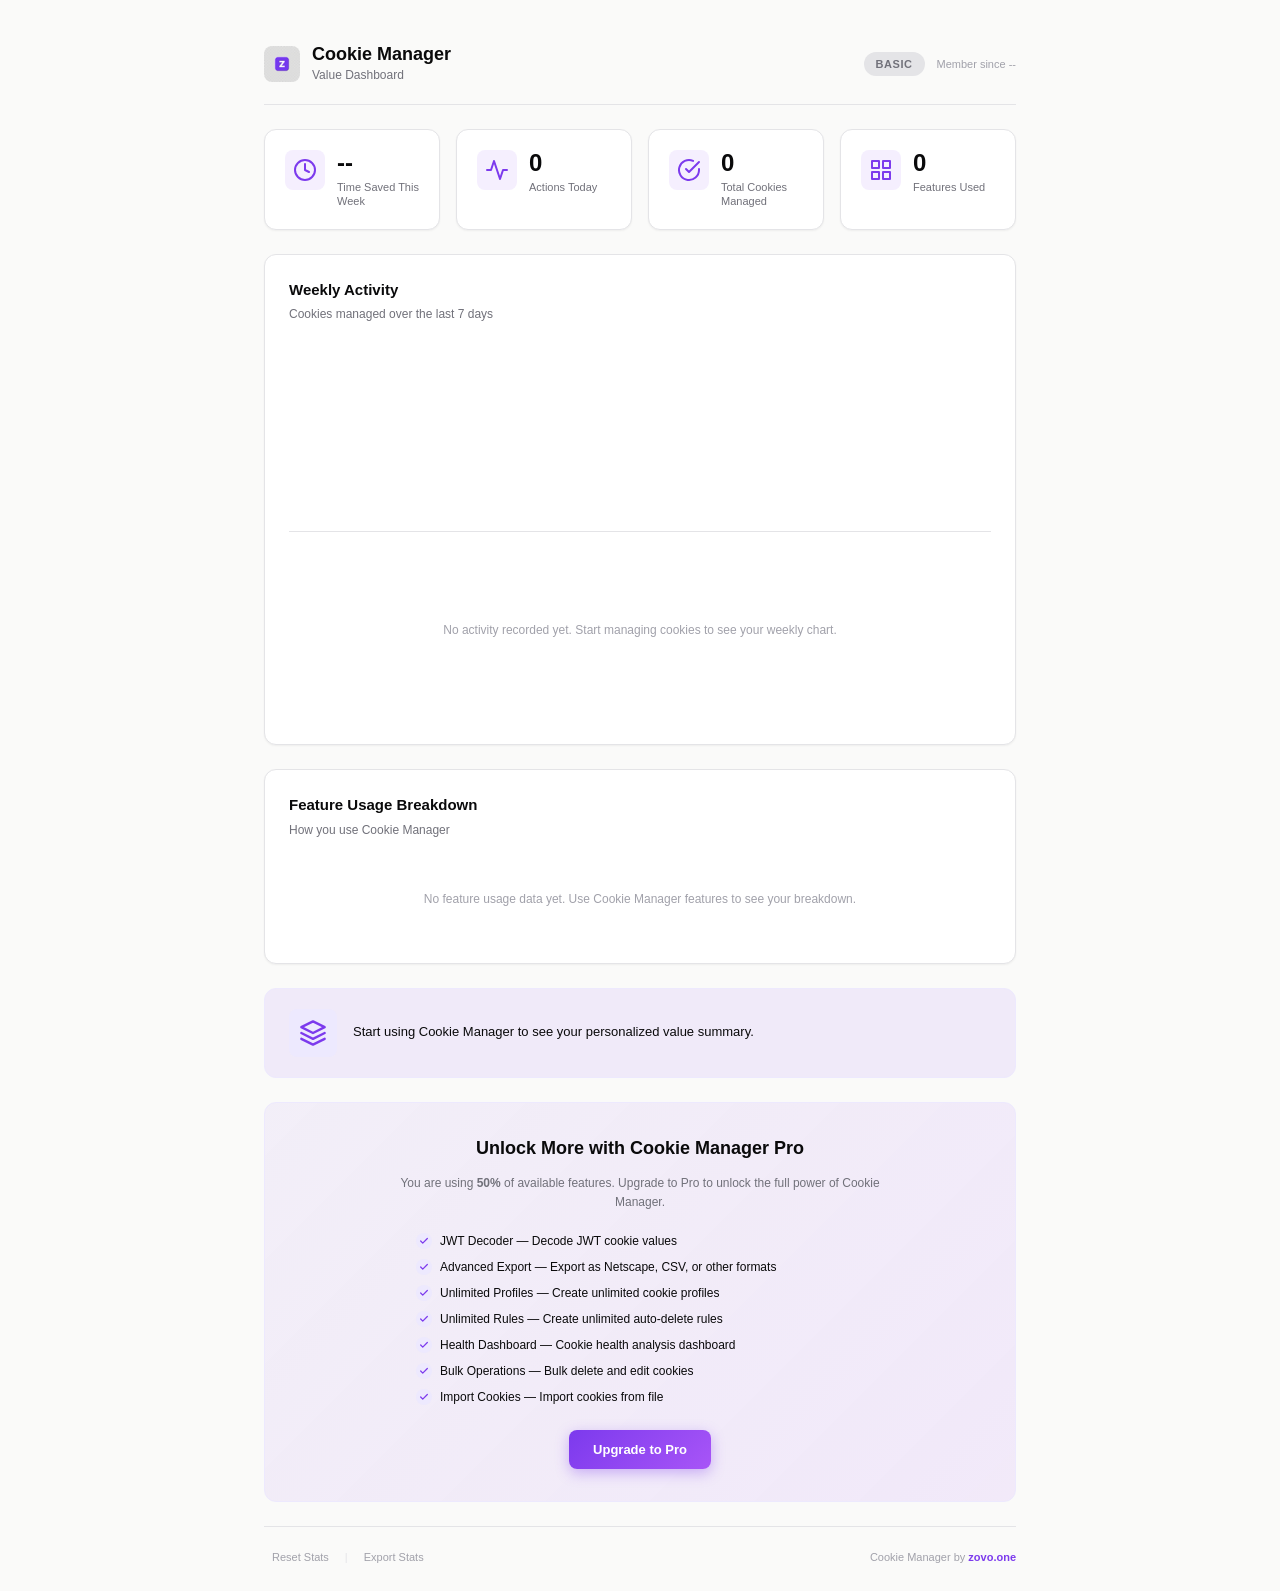
<file: src/pages/dashboard.html>
<!DOCTYPE html>
<html lang="en" dir="ltr">
<head>
    <meta charset="UTF-8">
    <meta name="viewport" content="width=device-width, initial-scale=1.0">
    <title data-i18n="dashboardPageTitle">Cookie Manager - Value Dashboard</title>
    <link rel="stylesheet" href="dashboard.css">
</head>
<body>
    <div id="dashboard-app">

        <!-- Header -->
        <header class="dashboard-header" role="banner">
            <div class="header-left">
                <img src="../../assets/icons/icon-48.png" alt="Cookie Manager" class="header-logo" width="36" height="36">
                <div class="header-text">
                    <h1 class="header-title" data-i18n="extName">Cookie Manager</h1>
                    <span class="header-subtitle" data-i18n="dashboardSubtitle">Value Dashboard</span>
                </div>
            </div>
            <div class="header-right">
                <span class="tier-badge" id="tierBadge" data-i18n="badgeFree">BASIC</span>
                <span class="member-since" id="memberSince" data-i18n="dashboardMemberSince">Member since --</span>
            </div>
        </header>

        <!-- Main Content -->
        <main class="dashboard-main" role="main">

            <!-- Value Summary Cards -->
            <section class="value-cards" data-i18n-aria="ariaDashboardValueSummary" aria-label="Value summary">
                <div class="value-card" id="cardTimeSaved">
                    <div class="card-icon">
                        <svg width="24" height="24" viewBox="0 0 24 24" fill="none" stroke="currentColor" stroke-width="2" stroke-linecap="round" stroke-linejoin="round" aria-hidden="true">
                            <circle cx="12" cy="12" r="10"></circle>
                            <polyline points="12 6 12 12 16 14"></polyline>
                        </svg>
                    </div>
                    <div class="card-content">
                        <span class="card-value" id="timeSavedValue">--</span>
                        <span class="card-label" data-i18n="dashboardTimeSaved">Time Saved This Week</span>
                    </div>
                </div>

                <div class="value-card" id="cardActionsToday">
                    <div class="card-icon">
                        <svg width="24" height="24" viewBox="0 0 24 24" fill="none" stroke="currentColor" stroke-width="2" stroke-linecap="round" stroke-linejoin="round" aria-hidden="true">
                            <polyline points="22 12 18 12 15 21 9 3 6 12 2 12"></polyline>
                        </svg>
                    </div>
                    <div class="card-content">
                        <span class="card-value" id="actionsTodayValue">0</span>
                        <span class="card-label" data-i18n="dashboardActionsToday">Actions Today</span>
                    </div>
                </div>

                <div class="value-card" id="cardTotalActions">
                    <div class="card-icon">
                        <svg width="24" height="24" viewBox="0 0 24 24" fill="none" stroke="currentColor" stroke-width="2" stroke-linecap="round" stroke-linejoin="round" aria-hidden="true">
                            <path d="M22 11.08V12a10 10 0 1 1-5.93-9.14"></path>
                            <polyline points="22 4 12 14.01 9 11.01"></polyline>
                        </svg>
                    </div>
                    <div class="card-content">
                        <span class="card-value" id="totalActionsValue">0</span>
                        <span class="card-label" data-i18n="dashboardTotalManaged">Total Cookies Managed</span>
                    </div>
                </div>

                <div class="value-card" id="cardFeaturesUsed">
                    <div class="card-icon">
                        <svg width="24" height="24" viewBox="0 0 24 24" fill="none" stroke="currentColor" stroke-width="2" stroke-linecap="round" stroke-linejoin="round" aria-hidden="true">
                            <rect x="3" y="3" width="7" height="7"></rect>
                            <rect x="14" y="3" width="7" height="7"></rect>
                            <rect x="14" y="14" width="7" height="7"></rect>
                            <rect x="3" y="14" width="7" height="7"></rect>
                        </svg>
                    </div>
                    <div class="card-content">
                        <span class="card-value" id="featuresUsedValue">0</span>
                        <span class="card-label" data-i18n="dashboardFeaturesUsed">Features Used</span>
                    </div>
                </div>
            </section>

            <!-- Weekly Activity Chart -->
            <section class="dashboard-section" data-i18n-aria="ariaDashboardWeeklyActivity" aria-label="Weekly activity">
                <h2 class="section-title" data-i18n="dashboardWeeklyActivity">Weekly Activity</h2>
                <p class="section-description" data-i18n="dashboardWeeklyDesc">Cookies managed over the last 7 days</p>
                <div class="chart-container" id="weeklyChart">
                    <div class="chart-bars" id="chartBars">
                        <!-- Bars are rendered by dashboard.js -->
                    </div>
                    <div class="chart-labels" id="chartLabels">
                        <!-- Day labels rendered by dashboard.js -->
                    </div>
                    <div class="chart-empty" id="chartEmpty" hidden>
                        <p data-i18n="dashboardChartEmpty">No activity recorded yet. Start managing cookies to see your weekly chart.</p>
                    </div>
                </div>
            </section>

            <!-- Feature Usage Breakdown -->
            <section class="dashboard-section" data-i18n-aria="ariaDashboardFeatureBreakdown" aria-label="Feature usage breakdown">
                <h2 class="section-title" data-i18n="dashboardFeatureBreakdown">Feature Usage Breakdown</h2>
                <p class="section-description" data-i18n="dashboardFeatureDesc">How you use Cookie Manager</p>
                <div class="feature-breakdown" id="featureBreakdown">
                    <!-- Feature rows rendered by dashboard.js -->
                    <div class="breakdown-empty" id="breakdownEmpty" hidden>
                        <p data-i18n="dashboardBreakdownEmpty">No feature usage data yet. Use Cookie Manager features to see your breakdown.</p>
                    </div>
                </div>
            </section>

            <!-- Motivational Value Statement -->
            <section class="value-statement" id="valueStatement" data-i18n-aria="ariaDashboardValueStatement" aria-label="Value statement">
                <div class="statement-icon">
                    <svg width="28" height="28" viewBox="0 0 24 24" fill="none" stroke="currentColor" stroke-width="2" stroke-linecap="round" stroke-linejoin="round" aria-hidden="true">
                        <path d="M12 2L2 7l10 5 10-5-10-5z"></path>
                        <path d="M2 17l10 5 10-5"></path>
                        <path d="M2 12l10 5 10-5"></path>
                    </svg>
                </div>
                <p class="statement-text" id="statementText" data-i18n="dashboardValueStatement">
                    Start using Cookie Manager to see your personalized value summary.
                </p>
            </section>

            <!-- Upgrade CTA (free users only) -->
            <section class="upgrade-cta" id="upgradeCTA" hidden data-i18n-aria="ariaDashboardUpgrade" aria-label="Upgrade to Pro">
                <div class="cta-content">
                    <h2 class="cta-title" data-i18n="dashboardCtaTitle">Unlock More with Cookie Manager Pro</h2>
                    <p class="cta-description" id="ctaDescription" data-i18n="dashboardCtaDesc">
                        You are using <strong id="ctaFreePercent">--</strong> of available features.
                        Upgrade to Pro to unlock the full power of Cookie Manager.
                    </p>
                    <ul class="cta-features" id="ctaFeaturesList">
                        <!-- Pro features listed by dashboard.js -->
                    </ul>
                    <button class="btn btn-cta" id="ctaUpgradeBtn" type="button" data-i18n="dashboardUpgradeBtn">Upgrade to Pro</button>
                </div>
            </section>

        </main>

        <!-- Footer -->
        <footer class="dashboard-footer" role="contentinfo">
            <div class="footer-actions">
                <button class="footer-link" id="resetStatsBtn" type="button" data-i18n="dashboardResetStats">Reset Stats</button>
                <span class="footer-divider" aria-hidden="true">|</span>
                <button class="footer-link" id="exportStatsBtn" type="button" data-i18n="dashboardExportStats">Export Stats</button>
            </div>
            <div class="footer-brand">
                <span data-i18n="dashboardFooterBrand">Cookie Manager by </span>
                <a href="https://www.zovo.one" target="_blank" rel="noopener" class="footer-brand-link">zovo.one</a>
            </div>
        </footer>

    </div>

    <script src="../utils/i18n-loader.js"></script>
    <script src="../utils/i18n-helpers.js"></script>
    <script src="../features/feature-registry.js"></script>
    <script src="../features/usage-tracker.js"></script>
    <script src="dashboard.js"></script>
</body>
</html>
</file>
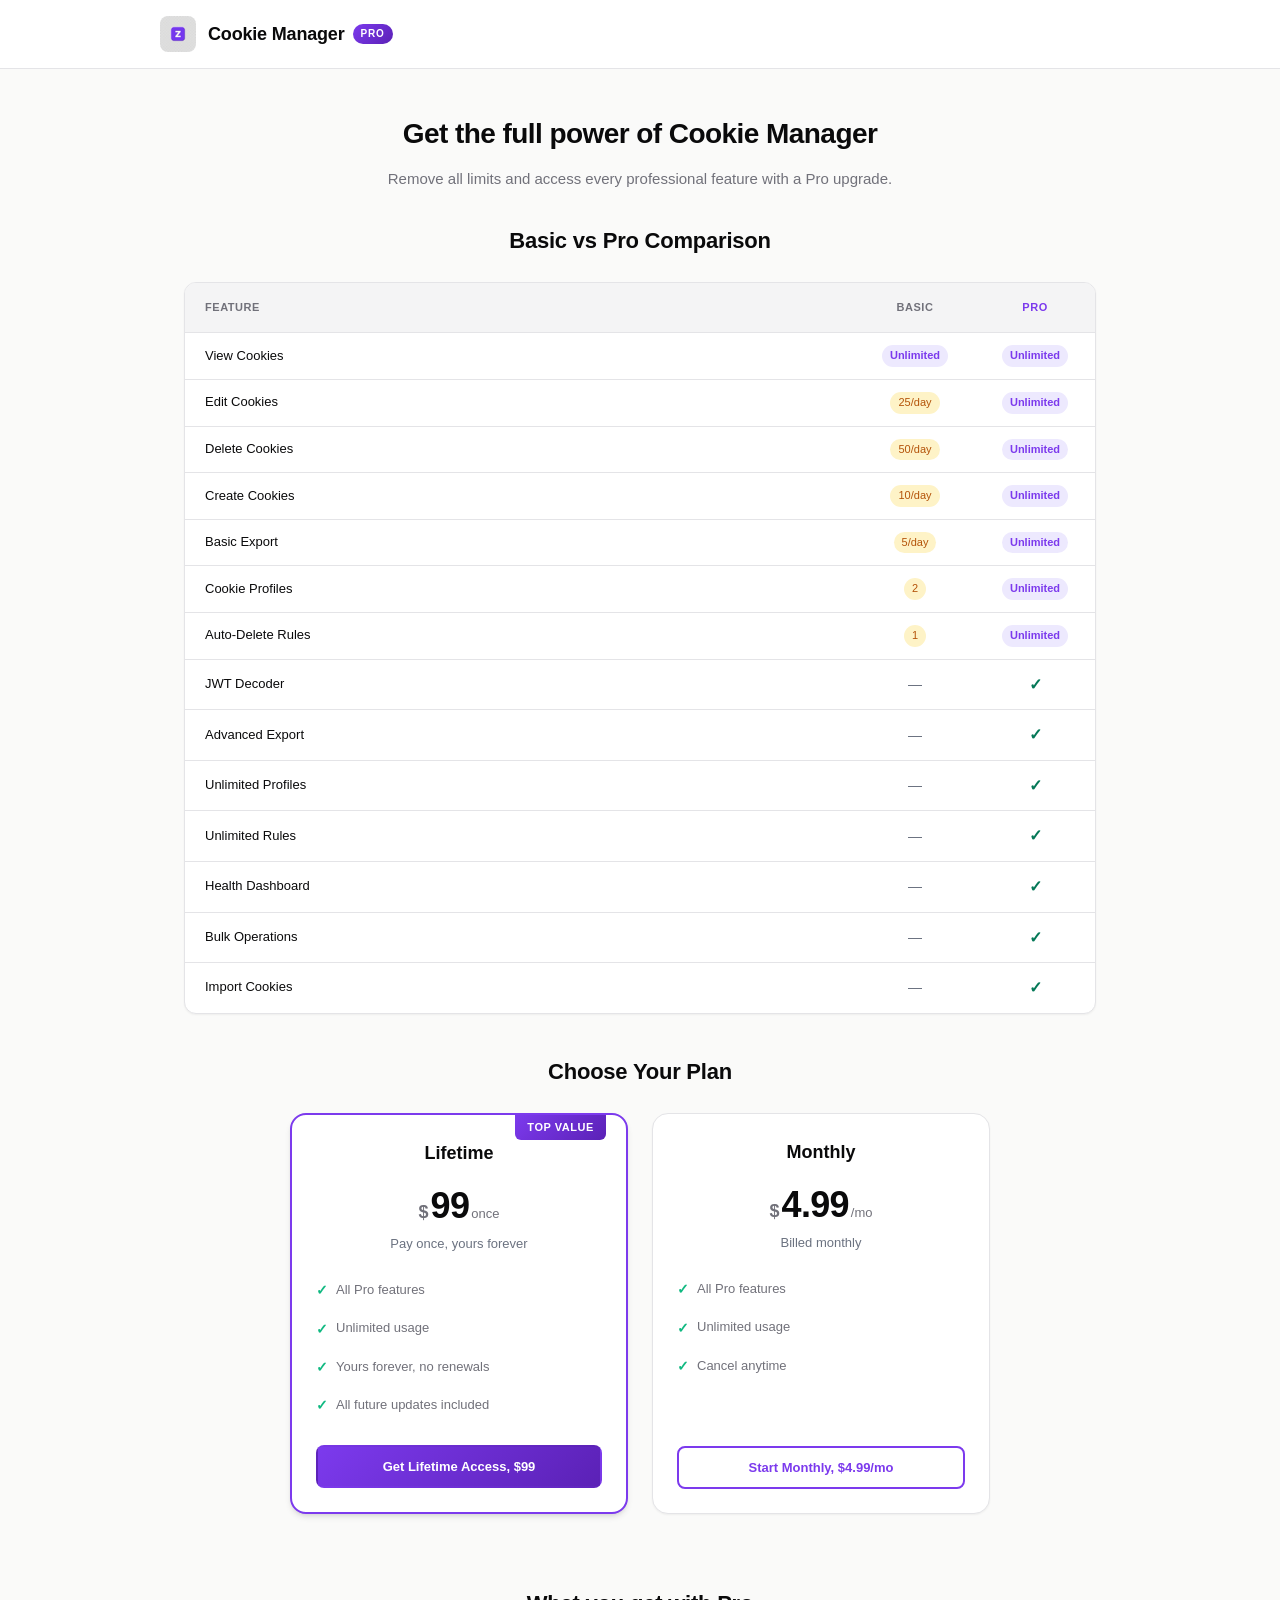
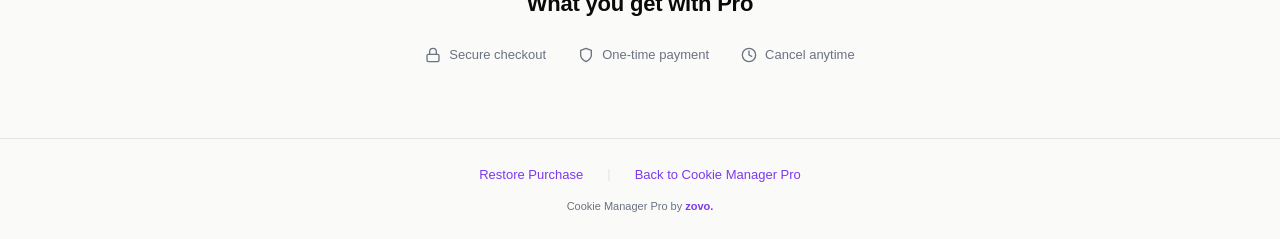
<file: src/pages/upgrade.html>
<!DOCTYPE html>
<html lang="en" dir="ltr">

<head>
    <meta charset="UTF-8">
    <meta name="viewport" content="width=device-width, initial-scale=1.0">
    <title data-i18n="upgradePageTitle">Upgrade to Cookie Manager Pro</title>
    <link rel="stylesheet" href="upgrade.css">
</head>

<body>
    <div id="upgradeApp">

        <!-- Limit Banner (shown when arriving from ?feature=X&reason=Y) -->
        <div class="limit-banner" id="limitBanner" hidden>
            <div class="limit-banner-inner">
                <svg class="limit-banner-icon" width="20" height="20" viewBox="0 0 24 24" fill="none" stroke="currentColor" stroke-width="2" stroke-linecap="round" stroke-linejoin="round" aria-hidden="true">
                    <circle cx="12" cy="12" r="10"></circle>
                    <line x1="12" y1="8" x2="12" y2="12"></line>
                    <line x1="12" y1="16" x2="12.01" y2="16"></line>
                </svg>
                <span id="limitBannerText" data-i18n="upgradeLimitReached">You've reached your daily limit.</span>
                <button class="limit-banner-close" id="limitBannerClose" type="button" data-i18n-aria="ariaDismissBanner" aria-label="Dismiss banner">
                    &#10005;
                </button>
            </div>
        </div>

        <!-- Header -->
        <header class="upgrade-header">
            <div class="upgrade-header-inner">
                <div class="header-brand">
                    <img class="header-logo" src="../../assets/icons/icon-48.png" alt="Cookie Manager" width="36" height="36">
                    <div class="header-brand-text">
                        <h1 class="header-title" data-i18n="extName">Cookie Manager</h1>
                        <span class="header-pro-badge" data-i18n="badgePro">PRO</span>
                    </div>
                </div>
            </div>
        </header>

        <!-- Hero Section -->
        <section class="upgrade-hero">
            <h2 class="hero-title" data-i18n="upgradeHeroTitle">Get the full power of Cookie Manager</h2>
            <p class="hero-subtitle" data-i18n="upgradeHeroSubtitle">Remove all limits and access every professional feature with a Pro upgrade.</p>
        </section>

        <!-- Feature Comparison -->
        <section class="upgrade-section">
            <h3 class="section-title" data-i18n="upgradeComparisonTitle">Basic vs Pro Comparison</h3>
            <div class="comparison-table-wrapper">
                <table class="comparison-table">
                    <thead>
                        <tr>
                            <th class="feature-col" data-i18n="upgradeColFeature">Feature</th>
                            <th class="plan-col plan-free" data-i18n="upgradeColFree">Basic</th>
                            <th class="plan-col plan-pro" data-i18n="upgradeColPro">Pro</th>
                        </tr>
                    </thead>
                    <tbody id="comparisonTableBody">
                        <!-- Populated by upgrade.js -->
                    </tbody>
                </table>
            </div>
        </section>

        <!-- Pricing Cards -->
        <section class="upgrade-section">
            <h3 class="section-title" data-i18n="upgradeChoosePlan">Choose Your Plan</h3>
            <div class="pricing-cards">
                <!-- Lifetime (primary anchor) -->
                <div class="pricing-card pricing-card-featured" id="cardLifetime">
                    <div class="pricing-badge" data-i18n="upgradeBestValue">Top Value</div>
                    <div class="pricing-card-header">
                        <span class="pricing-plan-name" data-i18n="upgradePlanLifetime">Lifetime</span>
                    </div>
                    <div class="pricing-card-body">
                        <div class="pricing-amount">
                            <span class="pricing-currency">$</span>
                            <span class="pricing-value">99</span>
                            <span class="pricing-period" data-i18n="upgradePeriodOnce"> once</span>
                        </div>
                        <p class="pricing-detail" data-i18n="upgradeBilledOnce">Pay once, yours forever</p>
                        <ul class="pricing-perks">
                            <li data-i18n="upgradePerkAllPro">All Pro features</li>
                            <li data-i18n="upgradePerkUnlimited">Unlimited usage</li>
                            <li data-i18n="upgradePerkForever">Yours forever, no renewals</li>
                            <li data-i18n="upgradePerkFutureUpdates">All future updates included</li>
                        </ul>
                    </div>
                    <div class="pricing-card-footer">
                        <button class="pricing-cta pricing-cta-featured" data-plan="lifetime" type="button" data-i18n="upgradeGetLifetime">Get Lifetime Access, $99</button>
                    </div>
                </div>

                <!-- Monthly (alternative) -->
                <div class="pricing-card" id="cardMonthly">
                    <div class="pricing-card-header">
                        <span class="pricing-plan-name" data-i18n="upgradePlanMonthly">Monthly</span>
                    </div>
                    <div class="pricing-card-body">
                        <div class="pricing-amount">
                            <span class="pricing-currency">$</span>
                            <span class="pricing-value">4.99</span>
                            <span class="pricing-period" data-i18n="upgradePeriodMonth">/mo</span>
                        </div>
                        <p class="pricing-detail" data-i18n="upgradeBilledMonthly">Billed monthly</p>
                        <ul class="pricing-perks">
                            <li data-i18n="upgradePerkAllPro">All Pro features</li>
                            <li data-i18n="upgradePerkUnlimited">Unlimited usage</li>
                            <li data-i18n="upgradePerkCancel">Cancel anytime</li>
                        </ul>
                    </div>
                    <div class="pricing-card-footer">
                        <button class="pricing-cta" data-plan="monthly" type="button" data-i18n="upgradeGetMonthly">Start Monthly, $4.99/mo</button>
                    </div>
                </div>
            </div>
        </section>

        <!-- Social Proof -->
        <section class="upgrade-section social-proof-section">
            <h3 class="section-title" data-i18n="upgradeTrustedTitle">What you get with Pro</h3>
            <div class="trust-signals">
                <div class="trust-item">
                    <svg width="16" height="16" viewBox="0 0 24 24" fill="none" stroke="currentColor" stroke-width="2" stroke-linecap="round" stroke-linejoin="round" aria-hidden="true">
                        <rect x="3" y="11" width="18" height="11" rx="2" ry="2"></rect>
                        <path d="M7 11V7a5 5 0 0 1 10 0v4"></path>
                    </svg>
                    <span data-i18n="upgradeTrustSecure">Secure checkout</span>
                </div>
                <div class="trust-item">
                    <svg width="16" height="16" viewBox="0 0 24 24" fill="none" stroke="currentColor" stroke-width="2" stroke-linecap="round" stroke-linejoin="round" aria-hidden="true">
                        <path d="M12 22s8-4 8-10V5l-8-3-8 3v7c0 6 8 10 8 10z"></path>
                    </svg>
                    <span data-i18n="upgradeTrustGuarantee">One-time payment</span>
                </div>
                <div class="trust-item">
                    <svg width="16" height="16" viewBox="0 0 24 24" fill="none" stroke="currentColor" stroke-width="2" stroke-linecap="round" stroke-linejoin="round" aria-hidden="true">
                        <circle cx="12" cy="12" r="10"></circle>
                        <polyline points="12 6 12 12 16 14"></polyline>
                    </svg>
                    <span data-i18n="upgradeTrustCancel">Cancel anytime</span>
                </div>
            </div>
        </section>

        <!-- Footer -->
        <footer class="upgrade-footer">
            <div class="upgrade-footer-inner">
                <button class="footer-link" id="restorePurchase" type="button" data-i18n="upgradeRestorePurchase">Restore Purchase</button>
                <span class="footer-divider" aria-hidden="true">|</span>
                <button class="footer-link" id="backToExtension" type="button" data-i18n="upgradeBackToExt">Back to Cookie Manager Pro</button>
            </div>
            <p class="footer-copyright" data-i18n="upgradeFooterCopyright">Cookie Manager Pro by <a href="https://www.zovo.one" target="_blank" rel="noopener">zovo.</a></p>
        </footer>

        <!-- Restore Purchase Modal -->
        <div class="restore-overlay" id="restoreOverlay" hidden>
            <div class="restore-dialog" role="dialog" aria-modal="true" aria-labelledby="restoreTitle">
                <h3 id="restoreTitle" data-i18n="upgradeRestoreTitle">Restore Purchase</h3>
                <p data-i18n="upgradeRestoreDesc">Enter your license key to restore your Pro subscription.</p>
                <input class="restore-input" id="restoreLicenseInput" type="text" placeholder="XXXX-XXXX-XXXX-XXXX" data-i18n-placeholder="plhLicenseKey" autocomplete="off" spellcheck="false" data-i18n-aria="ariaLicenseKey" aria-label="License key">
                <div class="restore-error" id="restoreError" role="alert"></div>
                <div class="restore-actions">
                    <button class="btn btn-secondary" id="restoreCancel" type="button" data-i18n="buttonCancel">Cancel</button>
                    <button class="btn btn-primary" id="restoreSubmit" type="button" data-i18n="upgradeActivateLicense">Activate License</button>
                </div>
            </div>
        </div>
    </div>

    <script src="../utils/i18n-loader.js"></script>
    <script src="../utils/i18n-helpers.js"></script>
    <script src="../features/feature-registry.js"></script>
    <script src="upgrade.js"></script>
</body>

</html>
</file>
<file: membership/membership.css>
/* Production adaptation of the founder preview: blue ink, warm paper, real portrait. */
:root{color-scheme:light;--ink:#192c47;--body:#465366;--blue:#234ed6;--line:#d7deea;--paper:#fffdf8}*{box-sizing:border-box}body{margin:0;background:#eeeae3;background:linear-gradient(115deg,#e8e4dc,#f5f2eb 55%,#e9eef8);color:var(--ink);font:16px/1.65 -apple-system,BlinkMacSystemFont,"Segoe UI",sans-serif;-webkit-font-smoothing:antialiased}a{color:#234ed6;text-underline-offset:4px}button{font:inherit;cursor:pointer}a,button{touch-action:manipulation}a:focus-visible,button:focus-visible,summary:focus-visible{outline:3px solid var(--blue);outline-offset:4px}[hidden]{display:none!important}h1,h2,p{margin:0}.wrap{max-width:1190px;margin:auto;padding:0 28px}header{display:flex;align-items:center;justify-content:space-between;gap:20px;padding:24px 0}.brand{display:flex;align-items:center;gap:10px;color:var(--ink);font-size:32px;letter-spacing:-2px;font-weight:800;text-decoration:none}.mark{display:grid;place-items:center;background:var(--ink);color:white;border-radius:9px;transform:rotate(-5deg);width:35px;height:35px;font-size:27px}.product-label{font-size:13px;padding:7px 12px;border:1px solid #cbd3de;border-radius:24px;background:var(--paper);color:#334561;max-width:65%;overflow-wrap:anywhere}.page{background:var(--paper);border:1px solid var(--line);border-top:4px solid var(--blue);border-radius:5px 5px 20px 20px;overflow:hidden;box-shadow:0 24px 80px #192c4710;margin-bottom:32px}.notice{background:#edf1fb;border-bottom:1px solid var(--line);display:flex;justify-content:space-between;align-items:center;gap:15px;padding:8px 32px;font-size:13px;color:#354968}.close{border:0;background:transparent;color:#334561;width:44px;height:44px;font-size:26px;border-radius:50%;flex-shrink:0}.close:hover{background:#dce4f5}.layout{padding:38px;display:grid;grid-template-columns:minmax(0,1.15fr) minmax(0,.85fr);gap:44px;align-items:start}.maker{display:flex;align-items:center;gap:13px;margin-bottom:28px}.maker img{border-radius:50%;object-fit:cover;border:2px solid white;box-shadow:0 0 0 1px var(--line);flex-shrink:0}.maker strong,.maker span{display:block;font-size:13px}.maker span{font-size:12px;color:#596579;margin-top:3px}.eyebrow{text-transform:uppercase;font:600 11px/1.6 ui-monospace,SFMono-Regular,Consolas,monospace;letter-spacing:1.2px;color:#3554a0;margin-bottom:13px}h1{font:52px/1.07 Georgia,serif;letter-spacing:-1.7px;overflow-wrap:anywhere;margin-bottom:22px}.lead{font-size:16px;color:var(--body);line-height:1.8;margin-bottom:17px}.offer-jump{display:inline-flex;align-items:center;min-height:44px;font-size:14px;font-weight:600}.purchase{background:#f0f3fc;border:1px solid #c9d4ec;border-radius:14px;padding:26px;box-shadow:0 9px 0 -5px #dfe6f4;scroll-margin-top:20px}.purchase h2{font:30px/1.2 Georgia,serif;letter-spacing:-.7px;margin-bottom:16px}.purchase p,.purchase li{font-size:14px;color:#4c5c74}.purchase ul{padding-left:20px;margin:18px 0}.purchase li{padding-left:3px;margin-bottom:10px}.cta{display:flex;align-items:center;justify-content:space-between;gap:12px;background:var(--blue);color:white;border:1px solid var(--blue);border-radius:9px;padding:14px 16px;min-height:52px;font-size:15px;font-weight:600;text-decoration:none}.cta:hover{background:#173cb6}.purchase .next{font-size:12px;text-align:center;margin:12px 0}.purchase .scope{border-top:1px solid #d0d9eb;padding-top:14px;margin-top:16px;font-size:13px}.later{background:transparent;border:0;color:#405779;padding:10px 0;min-height:44px;font-size:13px;text-align:left;overflow-wrap:anywhere}.later:hover{text-decoration:underline}.purchase .later{width:100%;text-align:center;margin-top:5px}.work-proof{margin:0 38px;padding:28px 0;border-top:1px solid #cfd6e2;border-bottom:1px solid #cfd6e2;display:grid;grid-template-columns:1.3fr 1fr 1fr;gap:24px;align-items:center}.work-proof h2{font:27px/1.2 Georgia,serif;margin-bottom:8px}.work-proof p:not(.eyebrow){font-size:13px;color:#53627a}.work-proof a{font-size:14px;color:#243f72;min-height:44px;display:flex;align-items:center;justify-content:space-between;gap:10px;border-left:1px solid #d8dfe9;padding-left:20px}.section-line{display:grid;grid-template-columns:minmax(0,1.15fr) minmax(0,.85fr);padding:36px 38px;gap:44px}.founder h2{font:34px/1.2 Georgia,serif;letter-spacing:-.9px;margin-bottom:17px}.founder p:not(.eyebrow){font-size:15px;line-height:1.8;color:var(--body);margin-bottom:14px}.signature{display:flex;align-items:center;gap:16px;margin-top:23px}.signature img{border-radius:12px;object-fit:cover}.signature strong,.signature span{display:block}.signature span,.signature a{font-size:13px;color:#53627a}.faq h2{font-size:18px;margin-bottom:14px}details{border-top:1px solid #d9dfe8;padding:10px 0}.faq details:last-child{border-bottom:1px solid #d9dfe8}summary{font-size:14px;min-height:44px;align-content:center;font-weight:600;cursor:pointer;color:#354d74}details p,details>a{font-size:14px;color:var(--body);margin-top:8px}details a{color:#234ed6}footer{display:flex;align-items:center;justify-content:space-between;gap:18px;padding:15px 38px;background:#f1f3f8;border-top:1px solid var(--line);font-size:13px}.closed{text-align:center;padding:70px 20px}.closed p{color:var(--body)}
@media(max-width:850px){.layout,.section-line{grid-template-columns:1fr;gap:26px}.work-proof{grid-template-columns:1fr 1fr}.work-proof>div{grid-column:1/-1}.work-proof a{padding-left:0;border-left:0}h1{font-size:46px}}
@media(max-width:550px){.wrap{padding:0 12px}header{padding:16px 6px}.brand{font-size:28px}.product-label{font-size:11px;padding:6px 9px}.notice{padding:7px 20px;font-size:12px}.layout{padding:25px 20px;gap:24px}.maker{gap:10px;margin-bottom:24px}.maker img{width:52px;height:52px}.maker strong,.maker span{font-size:12px}.eyebrow{font-size:10px}h1{font-size:39px;letter-spacing:-1.3px}.lead{font-size:15px;line-height:1.75}.purchase{padding:21px}.purchase h2{font-size:28px}.cta{font-size:14px}.work-proof{margin:0 20px;grid-template-columns:1fr;gap:12px}.work-proof>div{grid-column:auto}.section-line{padding:28px 20px}.founder h2{font-size:31px}footer{padding:14px 20px;flex-wrap:wrap}.closed h1{font-size:34px}}
</file>
<file: zovo-whats-new/style.css>
/* Zovo what's new page, kit v2 (sprint 1030). No remote fonts, no remote images. */
:root {
  color-scheme: light dark;
  --bg: #f6f3ee;
  --surface: #ffffff;
  --quiet: #efebe4;
  --ink: #1d1b18;
  --muted: #59534b;
  --line: #e2dbcf;
  --btn-line: #1d1b18;
  --btn-hover: #f1ece4;
  --link: #1b5c8f;
  --focus: #1b5c8f;
  --tag-fixed: #8a3b12;
  --tag-new: #1d6b3a;
  --tag-improved: #1b5c8f;
  --shadow: 0 1px 2px rgba(40, 30, 15, 0.04), 0 6px 20px rgba(40, 30, 15, 0.05);
  --sans: -apple-system, BlinkMacSystemFont, "Segoe UI", Roboto, "Helvetica Neue", Arial, sans-serif;
  --serif: "Iowan Old Style", "Charter", "Palatino Linotype", Palatino, Georgia, "Times New Roman", serif;
}

@media (prefers-color-scheme: dark) {
  :root {
    --bg: #141312;
    --surface: #1d1c1a;
    --quiet: #191817;
    --ink: #f2eee8;
    --muted: #b5aea4;
    --line: #34312d;
    --btn-line: #d9d3ca;
    --btn-hover: #2a2825;
    --link: #8cc4f2;
    --focus: #8cc4f2;
    --tag-fixed: #f2a77c;
    --tag-new: #86d39f;
    --tag-improved: #8cc4f2;
    --shadow: 0 1px 2px rgba(0, 0, 0, 0.3), 0 6px 20px rgba(0, 0, 0, 0.22);
  }
}

*, *::before, *::after { box-sizing: border-box; }
html { -webkit-text-size-adjust: 100%; text-size-adjust: 100%; }

body {
  margin: 0;
  background: var(--bg);
  color: var(--ink);
  font-family: var(--sans);
  font-size: 16px;
  line-height: 1.6;
  overflow-wrap: break-word;
  -webkit-font-smoothing: antialiased;
}

a { color: var(--link); }
:focus-visible { outline: 2px solid var(--focus); outline-offset: 2px; border-radius: 4px; }

.page {
  width: 100%;
  max-width: 720px;
  margin: 0 auto;
  padding: 32px 16px 40px;
}

.preview-bar {
  margin: 0;
  padding: 8px 16px;
  background: var(--quiet);
  border-bottom: 1px solid var(--line);
  color: var(--muted);
  font-size: 13px;
  text-align: center;
}
.preview-bar a { margin-left: 8px; }

/* 1. Header */
.masthead { display: flex; align-items: center; gap: 16px; margin-bottom: 32px; }
.app-icon { flex: none; width: 56px; height: 56px; border-radius: 14px; object-fit: contain; }
.masthead-text { min-width: 0; }
.title {
  margin: 0;
  font-family: var(--serif);
  font-size: clamp(26px, 5.5vw, 36px);
  font-weight: 600;
  line-height: 1.15;
  letter-spacing: -0.01em;
  overflow-wrap: anywhere;
}
.byline { margin: 6px 0 0; color: var(--muted); font-size: 14px; display: flex; flex-wrap: wrap; align-items: center; gap: 8px; }
.why-open { margin: 6px 0 0; color: var(--muted); font-size: 13px; }
.pill {
  display: inline-block;
  padding: 1px 10px;
  border: 1px solid var(--line);
  border-radius: 999px;
  background: var(--surface);
  color: var(--muted);
  font-size: 13px;
}

/* Shared block */
.block {
  margin: 0 0 24px;
  padding: 24px;
  background: var(--surface);
  border: 1px solid var(--line);
  border-radius: 16px;
  box-shadow: var(--shadow);
}
.block-title {
  margin: 0 0 14px;
  font-family: var(--serif);
  font-size: 22px;
  font-weight: 600;
  line-height: 1.25;
}
.hint { margin: 12px 0 0; color: var(--muted); font-size: 14px; }

/* 2. What changed */
.change-list { list-style: none; margin: 0; padding: 0; }
.change-list li { display: flex; gap: 12px; align-items: baseline; padding: 8px 0; border-top: 1px solid var(--line); }
.change-list li:first-child { border-top: 0; padding-top: 0; }
.tag {
  flex: none;
  min-width: 76px;
  font-size: 12px;
  font-weight: 700;
  letter-spacing: 0.04em;
  text-transform: uppercase;
}
.tag-fixed { color: var(--tag-fixed); }
.tag-new { color: var(--tag-new); }
.tag-improved { color: var(--tag-improved); }
.changed-by { margin: 14px 0 0; color: var(--muted); font-size: 14px; }

/* 3. Note */
.note { display: flex; gap: 16px; align-items: flex-start; margin: 32px 0; padding: 0 8px; }
.portrait { flex: none; width: 64px; height: 64px; border-radius: 50%; object-fit: cover; border: 1px solid var(--line); }
.note-text { margin: 0; font-family: var(--serif); font-size: clamp(18px, 2.4vw, 20px); line-height: 1.5; }
.note-sig { margin: 6px 0 0; color: var(--muted); font-size: 14px; }

/* 4. Review card. Two buttons with the same size, style and weight. */
.review-ask { margin: 0 0 18px; font-size: 17px; }
.pair { display: grid; grid-template-columns: 1fr 1fr; gap: 12px; }
.btn {
  display: inline-flex;
  align-items: center;
  justify-content: center;
  min-height: 44px;
  padding: 10px 16px;
  border: 1.5px solid var(--btn-line);
  border-radius: 10px;
  background: var(--surface);
  color: var(--ink);
  font: 600 15px/1.3 var(--sans);
  text-align: center;
  text-decoration: none;
  cursor: pointer;
}
.btn:hover { background: var(--btn-hover); }
.btn-quiet { border-color: var(--line); font-weight: 500; }

/* 5. Value */
.stats { list-style: none; margin: 0; padding: 0; display: grid; grid-template-columns: repeat(auto-fit, minmax(180px, 1fr)); gap: 12px; }
.stats li { padding: 14px 16px; border: 1px solid var(--line); border-radius: 12px; }
.stat-n { display: block; font-family: var(--serif); font-size: 28px; font-weight: 600; line-height: 1.2; }
.stat-l { display: block; color: var(--muted); font-size: 14px; }
.tips { margin: 0; padding-left: 22px; }
.tips li { margin: 0 0 10px; }
.tips li:last-child { margin-bottom: 0; }

/* Space between the review card and the share card. page.js sets its height. */
.break { display: flex; align-items: center; justify-content: center; min-height: 32px; }
.break-line { width: 64px; height: 1px; background: var(--line); }

/* 6. Share card. Quieter than the review card. No shadow, no strong button. */
.share {
  margin: 0 0 24px;
  padding: 24px;
  background: var(--quiet);
  border: 1px dashed var(--line);
  border-radius: 16px;
  font-size: 15px;
}
.share-kicker { margin: 0 0 4px; color: var(--muted); font-size: 13px; letter-spacing: 0.04em; text-transform: uppercase; }
.share-title { margin: 0 0 12px; font-family: var(--serif); font-size: 20px; font-weight: 600; line-height: 1.3; }
.share-text { margin: 0 0 12px; }
.steps { margin: 0 0 12px; padding-left: 22px; }
.steps li { margin: 0 0 6px; }
.share-rule { margin: 0 0 16px; color: var(--muted); }
.share-actions { margin: 0 0 12px; }
.terms summary { cursor: pointer; color: var(--muted); font-size: 14px; }
.terms ul { margin: 10px 0 0; padding-left: 20px; color: var(--muted); font-size: 14px; }
.terms li { margin: 0 0 6px; }

/* 7. FAQ */
.faq details { border-top: 1px solid var(--line); padding: 10px 0; }
.faq details:first-of-type { border-top: 0; padding-top: 0; }
.faq summary { cursor: pointer; font-weight: 600; }
.faq details p { margin: 8px 0 0; color: var(--muted); }

/* 8. Footer */
.footer { display: flex; flex-wrap: wrap; align-items: center; justify-content: space-between; gap: 12px; margin-top: 8px; padding: 8px 8px 0; }
.optout { display: inline-flex; align-items: center; gap: 8px; color: var(--muted); font-size: 14px; cursor: pointer; }
.optout input { width: 18px; height: 18px; margin: 0; accent-color: var(--link); }
.optout-saved { flex-basis: 100%; order: 3; margin: 0; color: var(--muted); font-size: 13px; }
.closed { margin: 30vh auto 0; max-width: 30em; padding: 0 16px; color: var(--muted); text-align: center; }

.sr-only { position: absolute; width: 1px; height: 1px; overflow: hidden; clip: rect(0 0 0 0); white-space: nowrap; }

@media (max-width: 480px) {
  .page { padding-top: 20px; }
  .block, .share { padding: 18px 16px; border-radius: 14px; }
  .pair { grid-template-columns: 1fr; }
  .note { padding: 0; }
  .change-list li { flex-direction: column; gap: 2px; }
}

@media (prefers-reduced-motion: no-preference) {
  .page { animation: settle 360ms ease-out both; }
  @keyframes settle { from { opacity: 0; transform: translateY(4px); } to { opacity: 1; transform: none; } }
}
</file>
<file: src/popup/popup.css>
/* ==========================================================================
   Cookie Manager - Popup Styles
   Brand: Zovo (https://www.zovo.one/brand)
   ========================================================================== */

/* ---------- CSS Variables (Zovo Brand Kit) ---------- */
:root {
    /* Primary Colors */
    --primary: #7C3AED;
    --primary-hover: #6D28D9;
    --primary-light: #EDE9FE;

    /* Semantic Colors */
    --success: #10B981;
    --success-bg: #D1FAE5;
    --warning: #F59E0B;
    --warning-bg: #FEF3C7;
    --danger: #EF4444;
    --danger-bg: #FEE2E2;

    /* Light Theme */
    --bg-primary: #FAFAF9;
    --bg-secondary: #F4F4F5;
    --bg-tertiary: #E4E4E7;
    --text-primary: #0A0A0B;
    --text-secondary: #71717A;
    --text-muted: #6B7280;
    --border-color: #E4E4E7;

    /* Typography */
    --font-family: 'Inter', -apple-system, BlinkMacSystemFont, 'Segoe UI', Roboto, sans-serif;
    --font-mono: 'JetBrains Mono', 'SF Mono', Consolas, monospace;

    /* Font Sizes */
    --text-xs: 11px;
    --text-sm: 12px;
    --text-base: 13px;
    --text-lg: 15px;
    --text-xl: 18px;

    /* Spacing */
    --space-1: 4px;
    --space-2: 8px;
    --space-3: 12px;
    --space-4: 16px;
    --space-5: 20px;
    --space-6: 24px;

    /* Border Radius */
    --radius-sm: 4px;
    --radius-md: 6px;
    --radius-lg: 8px;
    --radius-xl: 12px;
    --radius-full: 9999px;

    /* Shadows */
    --shadow-sm: 0 1px 2px rgba(0, 0, 0, 0.05);
    --shadow-md: 0 4px 6px -1px rgba(0, 0, 0, 0.1);
    --shadow-lg: 0 10px 15px -3px rgba(0, 0, 0, 0.1);

    /* Transitions */
    --transition-fast: 150ms ease;
    --transition-base: 200ms ease;
    --transition-smooth: 200ms cubic-bezier(0.4, 0, 0.2, 1);
}

/* ---------- Dark Mode ---------- */
@media (prefers-color-scheme: dark) {
    :root {
        --bg-primary: #0A0A0B;
        --bg-secondary: #18181B;
        --bg-tertiary: #27272A;
        --text-primary: #FAFAF9;
        --text-secondary: #A1A1AA;
        --text-muted: #9CA3AF;
        --border-color: rgba(255, 255, 255, 0.1);

        --primary-light: rgba(124, 58, 237, 0.2);
        --success-bg: rgba(16, 185, 129, 0.15);
        --warning-bg: rgba(245, 158, 11, 0.15);
        --danger-bg: rgba(239, 68, 68, 0.15);
    }
}

/* ---------- Base Reset ---------- */
*,
*::before,
*::after {
    margin: 0;
    padding: 0;
    box-sizing: border-box;
}

html {
    font-size: 16px;
}

body {
    width: 400px;
    min-height: 480px;
    max-height: 520px;
    font-family: var(--font-family);
    font-size: var(--text-base);
    color: var(--text-primary);
    background: var(--bg-primary);
    overflow: hidden;
    -webkit-font-smoothing: antialiased;
    -moz-osx-font-smoothing: grayscale;
}

#app {
    display: flex;
    flex-direction: column;
    height: 100%;
    max-height: 520px;
}

/* ---------- Zovo Branded Header ---------- */
.header {
    display: flex;
    align-items: center;
    justify-content: space-between;
    padding: var(--space-3) var(--space-4);
    background: var(--bg-primary);
    border-bottom: 1px solid var(--border-color);
    min-height: 56px;
}

.header-brand {
    display: flex;
    align-items: center;
    gap: var(--space-3);
}

.brand-logo {
    width: 28px;
    height: 28px;
    background: var(--primary);
    border-radius: var(--radius-md);
    display: flex;
    align-items: center;
    justify-content: center;
    flex-shrink: 0;
}

.logo-z {
    color: white;
    font-size: 16px;
    font-weight: 700;
    line-height: 1;
}

.brand-divider {
    width: 1px;
    height: 24px;
    background: var(--border-color);
}

.brand-text {
    display: flex;
    flex-direction: column;
    gap: 2px;
}

.brand-title {
    font-size: var(--text-lg);
    font-weight: 700;
    color: var(--text-primary);
    line-height: 1.2;
    letter-spacing: -0.01em;
}

.brand-domain {
    font-size: var(--text-xs);
    color: var(--text-secondary);
    max-width: 200px;
    overflow: hidden;
    text-overflow: ellipsis;
    white-space: nowrap;
}

.brand-url {
    text-decoration: none;
    color: var(--text-secondary);
    transition: color 0.15s ease;
}

.brand-url:hover {
    color: var(--primary);
}

.current-domain-badge {
    font-size: 11px;
    color: var(--text-secondary);
    background: var(--bg-secondary, #F3F4F6);
    padding: 1px 6px;
    border-radius: 4px;
    max-width: 120px;
    overflow: hidden;
    text-overflow: ellipsis;
    white-space: nowrap;
    flex-shrink: 0;
}

.header-actions {
    display: flex;
    align-items: center;
    gap: var(--space-2);
}

/* ---------- Search Bar ---------- */
.search-bar {
    display: flex;
    align-items: center;
    gap: var(--space-2);
    padding: var(--space-3) var(--space-4);
    background: var(--bg-secondary);
    border-bottom: 1px solid var(--border-color);
}

.search-icon {
    color: var(--text-muted);
    flex-shrink: 0;
}

.search-bar input {
    flex: 1;
    border: none;
    background: transparent;
    font-family: var(--font-family);
    font-size: var(--text-base);
    color: var(--text-primary);
    outline: none;
    min-width: 0;
}

.search-bar input::placeholder {
    color: var(--text-muted);
}

.cookie-count {
    font-size: var(--text-xs);
    font-weight: 600;
    color: var(--primary);
    background: var(--primary-light);
    padding: 3px 8px;
    border-radius: var(--radius-full);
    flex-shrink: 0;
    min-width: 24px;
    text-align: center;
}

/* ---------- Tab Bar ---------- */
.tab-bar {
    display: flex;
    align-items: stretch;
    width: 100%;
    background: var(--bg-primary);
    border-bottom: 1px solid var(--border-color);
    flex-shrink: 0;
}

.tab-btn {
    flex: 1;
    display: flex;
    flex-direction: column;
    align-items: center;
    justify-content: center;
    gap: 3px;
    padding: var(--space-2) var(--space-1);
    border: none;
    background: transparent;
    color: var(--text-muted);
    font-family: var(--font-family);
    font-size: var(--text-xs);
    font-weight: 500;
    cursor: pointer;
    position: relative;
    transition: color var(--transition-fast), background var(--transition-fast), border-color var(--transition-fast);
    border-bottom: 2px solid transparent;
}

.tab-btn:hover {
    color: var(--text-secondary);
    background: var(--bg-secondary);
}

.tab-btn.active {
    color: var(--primary);
    font-weight: 600;
    border-bottom-color: var(--primary);
    background: var(--primary-light);
}

.tab-btn svg {
    flex-shrink: 0;
}

/* ---------- Tab Content Panels ---------- */
.tab-content {
    display: none;
    flex-direction: column;
    flex: 1;
    overflow: hidden;
}

.tab-content.active {
    display: flex;
}

/* Tabs with dense content need internal scrolling */
#tabHealth.tab-content.active,
#tabProfiles.tab-content.active,
#tabRules.tab-content.active {
    overflow-y: auto;
}

/* ---------- Tab Placeholder (for upcoming features) ---------- */
.tab-placeholder {
    display: flex;
    flex-direction: column;
    align-items: center;
    justify-content: center;
    flex: 1;
    padding: var(--space-6);
    text-align: center;
}

.tab-placeholder-icon {
    color: var(--text-muted);
    margin-bottom: var(--space-3);
    opacity: 0.4;
}

.tab-placeholder-title {
    font-weight: 600;
    font-size: var(--text-base);
    color: var(--text-primary);
    margin-bottom: var(--space-1);
}

.tab-placeholder-subtitle {
    font-size: var(--text-sm);
    color: var(--text-muted);
    max-width: 260px;
    line-height: 1.4;
}

/* ---------- Buttons ---------- */
.btn {
    display: inline-flex;
    align-items: center;
    justify-content: center;
    gap: var(--space-1);
    padding: var(--space-2) var(--space-3);
    font-family: var(--font-family);
    font-size: var(--text-sm);
    font-weight: 500;
    line-height: 1;
    border: none;
    border-radius: var(--radius-md);
    cursor: pointer;
    transition: all var(--transition-fast);
    white-space: nowrap;
}

.btn:active:not(:disabled) {
    transform: scale(0.97);
}

.btn:disabled {
    opacity: 0.4;
    cursor: not-allowed;
    pointer-events: none;
}

.btn-primary {
    background: var(--primary);
    color: white;
}

.btn-primary:hover {
    background: var(--primary-hover);
}

.btn-secondary {
    background: var(--bg-tertiary);
    color: var(--text-primary);
}

.btn-secondary:hover {
    background: var(--border-color);
}

.btn-danger {
    background: var(--danger);
    color: white;
}

.btn-danger:hover {
    background: #DC2626;
}

.btn-danger-outline {
    background: transparent;
    color: #DC2626;
    border: 1px solid var(--danger);
}

.btn-danger-outline:hover {
    background: var(--danger);
    color: white;
}

.btn-link {
    background: none;
    border: none;
    color: var(--primary);
    font-size: var(--text-sm);
    font-weight: 500;
    cursor: pointer;
    padding: 0;
    transition: color var(--transition-fast);
}

.btn-link:hover {
    color: var(--primary-hover);
}

.btn-sm {
    font-size: var(--text-xs);
    padding: var(--space-1) var(--space-3);
    border-radius: var(--radius-md);
}

.icon-btn {
    display: flex;
    align-items: center;
    justify-content: center;
    width: 32px;
    height: 32px;
    border: none;
    background: transparent;
    color: var(--text-secondary);
    border-radius: var(--radius-md);
    cursor: pointer;
    transition: all var(--transition-fast);
}

.icon-btn:hover {
    background: var(--bg-tertiary);
    color: var(--text-primary);
}

.btn-copy {
    display: flex;
    align-items: center;
    justify-content: center;
    width: 28px;
    height: 28px;
    border: none;
    background: var(--bg-tertiary);
    color: var(--text-secondary);
    border-radius: var(--radius-sm);
    cursor: pointer;
    transition: all var(--transition-fast);
}

.btn-copy:hover {
    background: var(--primary);
    color: white;
}

/* ---------- Toggle Switch ---------- */
.toggle {
    display: flex;
    align-items: center;
    gap: var(--space-1);
    margin-left: auto;
    cursor: pointer;
    position: relative;
}

.toggle input {
    position: absolute;
    width: 1px;
    height: 1px;
    padding: 0;
    margin: -1px;
    overflow: hidden;
    clip: rect(0, 0, 0, 0);
    white-space: nowrap;
    border: 0;
}

.toggle-slider {
    width: 36px;
    height: 20px;
    background: var(--bg-tertiary);
    border-radius: var(--radius-full);
    position: relative;
    transition: background var(--transition-fast);
}

.toggle-slider::after {
    content: '';
    position: absolute;
    top: 2px;
    left: 2px;
    width: 16px;
    height: 16px;
    background: white;
    border-radius: 50%;
    transition: transform var(--transition-fast);
    box-shadow: var(--shadow-sm);
}

.toggle input:checked+.toggle-slider {
    background: var(--primary);
}

.toggle input:checked+.toggle-slider::after {
    transform: translateX(16px);
}

.lock-icon {
    color: var(--text-muted);
    transition: color var(--transition-fast);
}

.toggle input:checked~.lock-icon {
    color: var(--primary);
}

/* ---------- Cookie List ---------- */
.cookie-list {
    flex: 1;
    overflow-y: auto;
    padding: var(--space-2) var(--space-3);
}

.cookie-item {
    display: flex;
    align-items: flex-start;
    gap: var(--space-3);
    padding: var(--space-3);
    background: var(--bg-primary);
    border: 1px solid var(--border-color);
    border-radius: var(--radius-lg);
    margin-bottom: var(--space-2);
    cursor: pointer;
    transition: all var(--transition-fast);
}

.cookie-item:hover {
    border-color: var(--primary);
    background: var(--bg-secondary);
    transform: translateY(-1px);
    box-shadow: var(--shadow-sm);
}

.cookie-item:last-child {
    margin-bottom: 0;
}

.cookie-icon {
    width: 36px;
    height: 36px;
    display: flex;
    align-items: center;
    justify-content: center;
    background: var(--bg-secondary);
    border-radius: var(--radius-md);
    color: var(--text-secondary);
    flex-shrink: 0;
}

.cookie-info {
    flex: 1;
    min-width: 0;
}

.cookie-name {
    font-weight: 600;
    font-size: var(--text-base);
    color: var(--text-primary);
    margin-bottom: 2px;
    word-break: break-all;
    line-height: 1.3;
}

.cookie-value {
    font-size: var(--text-sm);
    color: var(--text-secondary);
    white-space: nowrap;
    overflow: hidden;
    text-overflow: ellipsis;
    max-width: 280px;
    line-height: 1.4;
}

.cookie-badges {
    display: flex;
    flex-wrap: wrap;
    gap: var(--space-1);
    margin-top: var(--space-2);
}

.badge {
    font-size: var(--text-xs);
    font-weight: 500;
    padding: 2px 6px;
    border-radius: var(--radius-sm);
    background: var(--bg-tertiary);
    color: #52525B;
}

.badge-secure {
    background: var(--success-bg);
    color: #047857;
}

.badge-httponly {
    background: var(--primary-light);
    color: var(--primary);
}

.badge-jwt {
    background: var(--warning-bg);
    color: #92400E;
}

@media (prefers-color-scheme: dark) {
    .badge-jwt {
        color: var(--warning);
    }

    .jwt-badge span:first-child {
        color: var(--warning);
    }
}

.badge-session {
    background: var(--bg-tertiary);
    color: #52525B;
}

/* ---------- Empty State ---------- */
.empty-state {
    display: flex;
    flex-direction: column;
    align-items: center;
    justify-content: center;
    flex: 1;
    padding: var(--space-6);
    text-align: center;
}

.empty-icon {
    color: var(--text-muted);
    margin-bottom: var(--space-3);
    opacity: 0.5;
}

.empty-title {
    font-weight: 600;
    color: var(--text-primary);
    margin-bottom: var(--space-1);
}

.empty-subtitle {
    font-size: var(--text-sm);
    color: var(--text-muted);
}

/* Empty State Tips (Onboarding) */
.empty-tips {
    display: flex;
    flex-direction: column;
    gap: var(--space-2);
    margin-top: var(--space-4);
    width: 100%;
    max-width: 280px;
}

.empty-tip {
    display: flex;
    align-items: center;
    gap: var(--space-2);
    padding: var(--space-2) var(--space-3);
    background: var(--bg-secondary);
    border-radius: var(--radius-md);
    font-size: var(--text-sm);
    color: var(--text-secondary);
    text-align: left;
    line-height: 1.4;
}

.empty-tip svg {
    flex-shrink: 0;
    color: var(--primary);
    opacity: 0.7;
}

.empty-tip strong {
    color: var(--text-primary);
    font-weight: 600;
}

/* ---------- Loading State ---------- */
.loading-state {
    display: flex;
    flex-direction: column;
    align-items: center;
    justify-content: center;
    flex: 1;
    padding: var(--space-6);
    color: var(--text-muted);
    gap: var(--space-3);
}

.spinner {
    width: 24px;
    height: 24px;
    border: 2px solid var(--bg-tertiary);
    border-top-color: var(--primary);
    border-radius: 50%;
    animation: spin 0.8s linear infinite;
}

@keyframes spin {
    to {
        transform: rotate(360deg);
    }
}

/* ---------- Modal ---------- */
.modal {
    position: fixed;
    inset: 0;
    z-index: 100;
    display: flex;
    align-items: flex-end;
}

.modal[hidden] {
    display: none;
}

.modal-backdrop {
    position: absolute;
    inset: 0;
    background: rgba(0, 0, 0, 0.5);
    animation: fadeIn 150ms ease;
}

@keyframes fadeIn {
    from {
        opacity: 0;
    }

    to {
        opacity: 1;
    }
}

.modal-content {
    position: relative;
    width: 100%;
    background: var(--bg-primary);
    border-radius: var(--radius-xl) var(--radius-xl) 0 0;
    max-height: 85%;
    overflow-y: auto;
    animation: slideUp 200ms ease;
}

.modal-lg {
    max-height: 90%;
}

.modal-content.modal-sm {
    max-height: 50%;
}

@keyframes slideUp {
    from {
        transform: translateY(100%);
    }

    to {
        transform: translateY(0);
    }
}

.modal-header {
    display: flex;
    align-items: center;
    justify-content: space-between;
    padding: var(--space-4);
    border-bottom: 1px solid var(--border-color);
    position: sticky;
    top: 0;
    background: var(--bg-primary);
    z-index: 1;
}

.modal-header h2 {
    font-size: var(--text-lg);
    font-weight: 700;
    letter-spacing: -0.01em;
}

.modal-body {
    padding: var(--space-4);
}

.modal-footer {
    display: flex;
    justify-content: space-between;
    gap: var(--space-3);
    padding: var(--space-4);
    border-top: 1px solid var(--border-color);
    position: sticky;
    bottom: 0;
    background: var(--bg-primary);
}

/* ---------- Form Elements ---------- */
.form-group {
    margin-bottom: var(--space-4);
}

.form-group:last-child {
    margin-bottom: 0;
}

.form-group label {
    display: block;
    font-size: var(--text-sm);
    font-weight: 500;
    color: var(--text-secondary);
    margin-bottom: var(--space-1);
}

.form-group input,
.form-group textarea,
.form-group select {
    width: 100%;
    padding: var(--space-2) var(--space-3);
    font-family: var(--font-family);
    font-size: var(--text-base);
    border: 1px solid var(--border-color);
    border-radius: var(--radius-md);
    background: var(--bg-primary);
    color: var(--text-primary);
    transition: border-color var(--transition-fast), box-shadow var(--transition-fast);
}

.form-group input:focus,
.form-group textarea:focus,
.form-group select:focus {
    outline: none;
    border-color: var(--primary);
    box-shadow: 0 0 0 3px var(--primary-light);
}

.form-group textarea {
    resize: vertical;
    min-height: 60px;
    font-family: var(--font-mono);
    font-size: var(--text-sm);
}

.form-group select {
    cursor: pointer;
    appearance: none;
    background-image: url("data:image/svg+xml,%3Csvg width='12' height='12' viewBox='0 0 24 24' fill='none' stroke='%2371717A' stroke-width='2'%3E%3Cpath d='m6 9 6 6 6-6'/%3E%3C/svg%3E");
    background-repeat: no-repeat;
    background-position: right 12px center;
    padding-right: 36px;
}

@media (prefers-color-scheme: dark) {
    .form-group select {
        background-image: url("data:image/svg+xml,%3Csvg width='12' height='12' viewBox='0 0 24 24' fill='none' stroke='%23A1A1AA' stroke-width='2'%3E%3Cpath d='m6 9 6 6 6-6'/%3E%3C/svg%3E");
    }
}

.form-hint {
    display: block;
    font-size: var(--text-xs);
    color: var(--text-muted);
    margin-top: var(--space-1);
}

.form-row {
    display: grid;
    grid-template-columns: 1fr 1fr;
    gap: var(--space-3);
}

.form-row.checkboxes {
    display: flex;
    gap: var(--space-4);
    padding-top: var(--space-2);
}

/* ---------- Checkbox ---------- */
.checkbox {
    display: flex;
    align-items: center;
    gap: var(--space-2);
    font-size: var(--text-sm);
    cursor: pointer;
    user-select: none;
    position: relative;
}

.checkbox input {
    position: absolute;
    width: 1px;
    height: 1px;
    padding: 0;
    margin: -1px;
    overflow: hidden;
    clip: rect(0, 0, 0, 0);
    white-space: nowrap;
    border: 0;
}

.checkbox-mark {
    width: 18px;
    height: 18px;
    border: 2px solid var(--border-color);
    border-radius: var(--radius-sm);
    display: flex;
    align-items: center;
    justify-content: center;
    transition: all var(--transition-fast);
}

.checkbox input:checked+.checkbox-mark {
    background: var(--primary);
    border-color: var(--primary);
}

.checkbox input:checked+.checkbox-mark::after {
    content: '';
    width: 5px;
    height: 9px;
    border: solid white;
    border-width: 0 2px 2px 0;
    transform: rotate(45deg) translateY(-1px);
}

/* Checkbox Highlight (SameSite=None → Secure required) */
.checkbox-highlighted {
    background: var(--warning-bg);
    padding: var(--space-1) var(--space-2);
    border-radius: var(--radius-md);
    transition: background var(--transition-fast);
}

.checkbox-highlighted .checkbox-mark {
    border-color: var(--warning);
}

/* ---------- JWT Badge in Form ---------- */
.jwt-badge {
    display: flex;
    align-items: center;
    justify-content: space-between;
    margin-top: var(--space-2);
    padding: var(--space-2) var(--space-3);
    background: var(--warning-bg);
    border-radius: var(--radius-md);
    font-size: var(--text-sm);
}

.jwt-badge span:first-child {
    color: #92400E;
    font-weight: 500;
}

/* ---------- JWT Modal ---------- */
.jwt-section {
    margin-bottom: var(--space-4);
}

.jwt-section:last-of-type {
    margin-bottom: var(--space-3);
}

.jwt-section-header {
    display: flex;
    align-items: center;
    justify-content: space-between;
    margin-bottom: var(--space-2);
}

.jwt-section h3 {
    font-size: var(--text-sm);
    font-weight: 600;
    color: var(--text-secondary);
    text-transform: uppercase;
    letter-spacing: 0.5px;
}

.code-block {
    background: var(--bg-secondary);
    padding: var(--space-3);
    border-radius: var(--radius-md);
    font-family: var(--font-mono);
    font-size: var(--text-sm);
    overflow-x: auto;
    white-space: pre-wrap;
    word-break: break-all;
    line-height: 1.5;
    max-height: 150px;
    overflow-y: auto;
}

.jwt-expiry {
    padding: var(--space-3);
    background: var(--bg-secondary);
    border-radius: var(--radius-md);
    font-size: var(--text-sm);
    text-align: center;
    font-weight: 500;
}

.jwt-expiry.expired {
    background: var(--danger-bg);
    color: #B91C1C;
}

.jwt-expiry.valid {
    background: var(--success-bg);
    color: #047857;
}

/* ---------- Toast Notification ---------- */
.toast {
    position: fixed;
    bottom: 60px;
    left: 50%;
    transform: translateX(-50%);
    display: flex;
    align-items: center;
    gap: var(--space-2);
    background: var(--text-primary);
    color: var(--bg-primary);
    padding: var(--space-2) var(--space-4);
    border-radius: var(--radius-full);
    font-size: var(--text-sm);
    font-weight: 500;
    animation: toastIn 200ms ease;
    z-index: 200;
    box-shadow: var(--shadow-lg);
    max-width: 360px;
    text-align: center;
}

@keyframes toastIn {
    from {
        opacity: 0;
        transform: translateX(-50%) translateY(10px);
    }

    to {
        opacity: 1;
        transform: translateX(-50%) translateY(0);
    }
}

.toast-icon {
    display: flex;
    align-items: center;
}

.toast.toast-success .toast-icon {
    color: var(--success);
}

.toast.toast-error .toast-icon {
    color: var(--danger);
}

/* ---------- Zovo Branded Footer ---------- */
.footer {
    display: flex;
    align-items: center;
    gap: var(--space-3);
    padding: var(--space-2) var(--space-4);
    border-top: 1px solid var(--border-color);
    background: var(--bg-primary);
    flex-shrink: 0;
    min-height: 36px;
    flex-wrap: wrap;
}

.footer-link {
    display: inline-flex;
    align-items: center;
    gap: var(--space-1);
    text-decoration: none;
    font-size: var(--text-xs);
    transition: color var(--transition-fast);
}

.footer-help {
    color: var(--text-secondary);
}

.footer-help:hover {
    color: var(--primary);
}

.footer-version {
    font-size: var(--text-xs);
    color: var(--text-muted);
}

.footer-text {
    color: var(--text-muted);
}

.footer-brand {
    font-weight: 700;
    color: var(--text-secondary);
    transition: color var(--transition-fast);
}

.footer-link:hover .footer-brand {
    color: var(--primary);
}

/* ---------- Legal Links (MD 23) ---------- */
.footer-legal {
    font-size: 11px;
    color: var(--text-muted);
    opacity: 0.7;
    transition: opacity var(--transition-fast);
}

.footer-legal:hover {
    opacity: 1;
    color: var(--text-secondary);
}

/* ---------- Scrollbar ---------- */
.cookie-list::-webkit-scrollbar,
.tab-content::-webkit-scrollbar,
.modal-content::-webkit-scrollbar,
.code-block::-webkit-scrollbar {
    width: 6px;
    height: 6px;
}

.cookie-list::-webkit-scrollbar-track,
.tab-content::-webkit-scrollbar-track,
.modal-content::-webkit-scrollbar-track,
.code-block::-webkit-scrollbar-track {
    background: transparent;
}

.cookie-list::-webkit-scrollbar-thumb,
.tab-content::-webkit-scrollbar-thumb,
.modal-content::-webkit-scrollbar-thumb,
.code-block::-webkit-scrollbar-thumb {
    background: var(--border-color);
    border-radius: 3px;
}

.cookie-list::-webkit-scrollbar-thumb:hover,
.tab-content::-webkit-scrollbar-thumb:hover,
.modal-content::-webkit-scrollbar-thumb:hover,
.code-block::-webkit-scrollbar-thumb:hover {
    background: var(--text-muted);
}

/* ---------- Utilities ---------- */

/* Visually Hidden - Screen Reader Only */
.visually-hidden {
    position: absolute;
    width: 1px;
    height: 1px;
    padding: 0;
    margin: -1px;
    overflow: hidden;
    clip: rect(0, 0, 0, 0);
    white-space: nowrap;
    border: 0;
}

/* Live Region - Screen Reader Announcements */
.a11y-live-region {
    position: absolute;
    width: 1px;
    height: 1px;
    padding: 0;
    margin: -1px;
    overflow: hidden;
    clip: rect(0, 0, 0, 0);
    white-space: nowrap;
    border: 0;
}

[hidden] {
    display: none !important;
}

/* ---------- Enhanced Focus Visible for Accessibility ---------- */
:focus-visible {
    outline: 2px solid var(--primary);
    outline-offset: 2px;
}

.tab-content:focus-visible {
    outline: none;
}

button:focus-visible,
.btn:focus-visible,
.icon-btn:focus-visible,
.btn-copy:focus-visible,
.btn-link:focus-visible,
.tab-btn:focus-visible {
    outline: 2px solid var(--primary);
    outline-offset: 2px;
    box-shadow: 0 0 0 4px var(--primary-light);
}

input:focus-visible,
textarea:focus-visible,
select:focus-visible {
    outline: 2px solid var(--primary);
    outline-offset: 0;
    border-color: var(--primary);
    box-shadow: 0 0 0 3px var(--primary-light);
}

.checkbox input:focus-visible + .checkbox-mark {
    outline: 2px solid var(--primary);
    outline-offset: 2px;
    box-shadow: 0 0 0 4px var(--primary-light);
}

.toggle input:focus-visible + .toggle-slider {
    outline: 2px solid var(--primary);
    outline-offset: 2px;
    box-shadow: 0 0 0 4px var(--primary-light);
}

a:focus-visible {
    outline: 2px solid var(--primary);
    outline-offset: 2px;
    box-shadow: 0 0 0 4px var(--primary-light);
    border-radius: var(--radius-sm);
}

/* Selection */
::selection {
    background: var(--primary-light);
    color: var(--primary-hover);
}

/* ============================================================================
   Growth Prompts (MD 14 - Viral Engine)
   ============================================================================ */

.growth-banner {
    display: flex;
    flex-direction: column;
    gap: 8px;
    padding: 10px 14px;
    background: linear-gradient(135deg, #f0f4ff, #e8eeff);
    border-top: 1px solid #d4dcf0;
    animation: growthSlideIn 0.3s ease-out;
}

.growth-banner .growth-text {
    font-size: 12px;
    color: #374151;
    line-height: 1.4;
}

.growth-banner .growth-actions {
    display: flex;
    gap: 8px;
    align-items: center;
}

.growth-banner .btn-sm {
    font-size: 11px;
    padding: 4px 12px;
    border-radius: 4px;
}

.growth-banner .btn-link {
    font-size: 11px;
    color: #6b7280;
    background: none;
    border: none;
    cursor: pointer;
    padding: 4px 8px;
}

.growth-banner .btn-link:hover {
    color: #374151;
}

@keyframes growthSlideIn {
    from {
        opacity: 0;
        transform: translateY(10px);
    }
    to {
        opacity: 1;
        transform: translateY(0);
    }
}

@media (prefers-color-scheme: dark) {
    .growth-banner {
        background: linear-gradient(135deg, rgba(124, 58, 237, 0.1), rgba(124, 58, 237, 0.05));
        border-top-color: rgba(124, 58, 237, 0.3);
    }

    .growth-banner .growth-text {
        color: var(--text-secondary);
    }

    .growth-banner .btn-link {
        color: var(--text-muted);
    }
}

/* ============================================================================
   Retention Banner (MD 17 - Churn Prevention)
   ============================================================================ */

.retention-banner {
    display: flex;
    align-items: center;
    gap: 10px;
    padding: 10px 14px;
    margin: 0 0 2px 0;
    background: linear-gradient(135deg, #f0f4ff 0%, #e8eeff 100%);
    border-left: 3px solid #5b6abf;
    border-radius: 0 6px 6px 0;
    font-size: 12px;
    color: #3a3f5c;
    line-height: 1.4;
    animation: retentionSlideIn 0.3s ease-out;
}

.retention-content {
    display: flex;
    align-items: center;
    justify-content: space-between;
    gap: 10px;
    width: 100%;
}

.retention-text {
    flex: 1;
    min-width: 0;
}

.retention-banner-icon {
    flex-shrink: 0;
    font-size: 16px;
}

.retention-banner-text {
    flex: 1;
    min-width: 0;
}

.retention-banner-title {
    font-weight: 600;
    font-size: 12px;
    margin-bottom: 2px;
    color: #2d3250;
}

.retention-banner-message {
    font-size: 11px;
    color: #555b7a;
}

.retention-dismiss {
    flex-shrink: 0;
    background: none;
    border: none;
    color: #6B7280;
    cursor: pointer;
    padding: 4px;
    line-height: 1;
    font-size: 14px;
    border-radius: 4px;
    transition: color 0.15s, background 0.15s;
}

.retention-dismiss:hover {
    color: #3a3f5c;
    background: rgba(91, 106, 191, 0.1);
}

@keyframes retentionSlideIn {
    from { opacity: 0; transform: translateY(-8px); }
    to { opacity: 1; transform: translateY(0); }
}

@media (prefers-color-scheme: dark) {
    .retention-banner {
        background: linear-gradient(135deg, rgba(124, 58, 237, 0.1) 0%, rgba(124, 58, 237, 0.05) 100%);
        border-left-color: var(--primary);
        color: var(--text-secondary);
    }

    .retention-banner-title {
        color: var(--text-primary);
    }

    .retention-banner-message {
        color: var(--text-secondary);
    }

    .retention-dismiss {
        color: var(--text-muted);
    }

    .retention-dismiss:hover {
        color: var(--text-primary);
        background: rgba(124, 58, 237, 0.1);
    }
}

/* ============================================================================
   Accessibility Enhancements (Phase 21)
   ============================================================================ */

/* ---------- Reduced Motion ---------- */
@media (prefers-reduced-motion: reduce) {
    *,
    *::before,
    *::after {
        animation-duration: 0.01ms !important;
        animation-iteration-count: 1 !important;
        transition-duration: 0.01ms !important;
        scroll-behavior: auto !important;
    }

    .spinner {
        animation: pulse 2s ease-in-out infinite !important;
        animation-duration: 2s !important;
        border-top-color: var(--primary);
    }

    .toast {
        animation: fadeIn 0.01ms ease !important;
    }
}

@keyframes pulse {
    0%, 100% {
        opacity: 1;
    }
    50% {
        opacity: 0.4;
    }
}

/* ---------- Forced Colors (High Contrast Mode) ---------- */
@media (forced-colors: active) {
    .btn,
    .btn-primary,
    .btn-secondary,
    .btn-danger,
    .btn-danger-outline,
    .icon-btn,
    .btn-copy,
    .tab-btn {
        border: 2px solid ButtonText;
    }

    .tab-btn.active {
        border-bottom-color: Highlight;
    }

    :focus-visible {
        outline: 3px solid Highlight;
    }

    button:focus-visible,
    input:focus-visible,
    select:focus-visible,
    textarea:focus-visible,
    a:focus-visible,
    .btn:focus-visible,
    .icon-btn:focus-visible {
        outline: 3px solid Highlight;
        box-shadow: none;
    }

    svg {
        stroke: currentColor;
    }

    .badge {
        border: 1px solid ButtonText;
    }

    .cookie-item {
        border: 1px solid ButtonText;
    }

    .toggle-slider {
        border: 2px solid ButtonText;
    }

    .checkbox-mark {
        border: 2px solid ButtonText;
    }
}

/* ---------- Enhanced Contrast ---------- */
@media (prefers-contrast: more) {
    :root {
        --border-color: #71717A;
        --text-muted: #52525B;
        --text-secondary: #3F3F46;
        --shadow-sm: 0 1px 3px rgba(0, 0, 0, 0.2);
    }

    .btn {
        font-weight: 600;
    }

    .btn-secondary {
        border: 1px solid var(--border-color);
    }

    .badge {
        font-weight: 600;
        border: 1px solid currentColor;
    }

    .cookie-item {
        border-width: 2px;
    }

    .form-group input,
    .form-group textarea,
    .form-group select {
        border-width: 2px;
    }

    :focus-visible {
        outline-width: 3px;
    }
}

/* ============================================================================
   Profiles Tab (Cookie Profiles)
   ============================================================================ */

/* ---------- Profiles Header ---------- */
.profiles-header {
    display: flex;
    flex-direction: column;
    gap: var(--space-2);
    padding: var(--space-3) var(--space-4);
    border-bottom: 1px solid var(--border-color);
    background: var(--bg-primary);
}

.profiles-save-btn {
    width: 100%;
    justify-content: center;
    padding: var(--space-3) var(--space-4);
    font-size: var(--text-base);
    font-weight: 600;
    gap: var(--space-2);
    border-radius: var(--radius-lg);
    transition: all var(--transition-fast);
}

.profiles-save-btn:hover {
    transform: translateY(-1px);
    box-shadow: var(--shadow-md);
}

.profiles-save-btn.profiles-save-btn-locked {
    opacity: 0.5;
    cursor: not-allowed;
    pointer-events: none;
}

/* ---------- Lock Overlay (Free Tier Limit) ---------- */
.profiles-lock-overlay {
    display: flex;
    align-items: center;
    justify-content: center;
    gap: var(--space-2);
    padding: var(--space-2) var(--space-3);
    background: var(--warning-bg);
    border-radius: var(--radius-md);
    font-size: var(--text-sm);
    font-weight: 500;
    color: #92400E;
}

@media (prefers-color-scheme: dark) {
    .profiles-lock-overlay {
        color: var(--warning);
    }
}

/* ---------- Profile List ---------- */
.profiles-list {
    flex: 1;
    overflow-y: auto;
    padding: var(--space-2) var(--space-3);
}

.profiles-list::-webkit-scrollbar {
    width: 6px;
}

.profiles-list::-webkit-scrollbar-track {
    background: transparent;
}

.profiles-list::-webkit-scrollbar-thumb {
    background: var(--border-color);
    border-radius: 3px;
}

.profiles-list::-webkit-scrollbar-thumb:hover {
    background: var(--text-muted);
}

/* ---------- Profile Card ---------- */
.profile-card {
    display: flex;
    align-items: center;
    gap: var(--space-3);
    padding: var(--space-3);
    background: var(--bg-primary);
    border: 1px solid var(--border-color);
    border-left: 4px solid var(--primary);
    border-radius: var(--radius-lg);
    margin-bottom: var(--space-2);
    cursor: pointer;
    transition: all var(--transition-fast);
}

.profile-card:hover {
    border-color: var(--primary);
    border-left-width: 4px;
    transform: translateY(-1px);
    box-shadow: var(--shadow-sm);
}

.profile-card:active {
    transform: translateY(0);
    box-shadow: none;
}

.profile-card:last-child {
    margin-bottom: 0;
}

/* ---------- Profile Dot ---------- */
.profile-dot {
    width: 10px;
    height: 10px;
    border-radius: 50%;
    flex-shrink: 0;
    box-shadow: 0 0 0 2px var(--bg-primary), 0 0 0 3px currentColor;
}

/* ---------- Profile Info ---------- */
.profile-info {
    flex: 1;
    min-width: 0;
}

.profile-name-row {
    display: flex;
    align-items: center;
    gap: var(--space-2);
    margin-bottom: 2px;
}

.profile-name {
    font-weight: 600;
    font-size: var(--text-base);
    color: var(--text-primary);
    white-space: nowrap;
    overflow: hidden;
    text-overflow: ellipsis;
    line-height: 1.3;
}

.profile-cookie-count {
    font-size: var(--text-xs);
    font-weight: 500;
    color: var(--text-muted);
    background: var(--bg-tertiary);
    padding: 2px 6px;
    border-radius: var(--radius-full);
    white-space: nowrap;
    flex-shrink: 0;
}

.profile-meta {
    font-size: var(--text-xs);
    color: var(--text-secondary);
    line-height: 1.4;
}

/* ---------- Profile Actions ---------- */
.profile-actions {
    display: flex;
    align-items: center;
    gap: var(--space-1);
    flex-shrink: 0;
}

.profile-load-btn {
    padding: var(--space-1) var(--space-3);
    font-size: var(--text-xs);
    border-radius: var(--radius-md);
}

.profile-delete-btn {
    width: 28px;
    height: 28px;
    color: var(--text-muted);
    border-radius: var(--radius-md);
}

.profile-delete-btn:hover {
    color: var(--danger);
    background: var(--danger-bg);
}

/* ---------- Profiles Empty State ---------- */
.profiles-empty {
    display: flex;
    flex-direction: column;
    align-items: center;
    justify-content: center;
    flex: 1;
    padding: var(--space-6);
    text-align: center;
    min-height: 200px;
}

.profiles-empty .empty-icon {
    color: var(--text-muted);
    margin-bottom: var(--space-3);
    opacity: 0.5;
}

.profiles-empty .empty-title {
    font-weight: 600;
    color: var(--text-primary);
    margin-bottom: var(--space-1);
}

.profiles-empty .empty-subtitle {
    font-size: var(--text-sm);
    color: var(--text-muted);
    max-width: 280px;
    line-height: 1.5;
}

/* ---------- Profile Name Prompt Overlay ---------- */
.profile-name-overlay {
    position: absolute;
    inset: 0;
    z-index: 90;
    display: flex;
    align-items: center;
    justify-content: center;
    background: rgba(0, 0, 0, 0.4);
    animation: fadeIn 150ms ease;
}

.profile-name-overlay[hidden] {
    display: none;
}

.profile-name-dialog {
    background: var(--bg-primary);
    border-radius: var(--radius-xl);
    padding: var(--space-5);
    width: 320px;
    max-width: 90%;
    box-shadow: var(--shadow-lg);
    animation: slideUp 200ms ease;
}

.profile-name-dialog h3 {
    font-size: var(--text-lg);
    font-weight: 600;
    color: var(--text-primary);
    margin-bottom: var(--space-4);
}

.profile-name-actions {
    display: flex;
    justify-content: flex-end;
    gap: var(--space-2);
    margin-top: var(--space-4);
}

/* ============================================================================
   Rules Tab (Auto-Delete Rules)
   ============================================================================ */

.rules-header {
    display: flex;
    flex-direction: column;
    gap: var(--space-2);
    padding: var(--space-3) var(--space-4);
    border-bottom: 1px solid var(--border-color);
    background: var(--bg-primary);
}

.rules-add-btn {
    width: 100%;
    justify-content: center;
    padding: var(--space-3) var(--space-4);
    font-size: var(--text-base);
    font-weight: 600;
    gap: var(--space-2);
    border-radius: var(--radius-lg);
    transition: all var(--transition-fast);
}

.rules-add-btn:hover {
    transform: translateY(-1px);
    box-shadow: var(--shadow-md);
}

.rules-lock-overlay {
    display: flex;
    align-items: center;
    justify-content: center;
    gap: var(--space-2);
    padding: var(--space-2) var(--space-3);
    background: var(--warning-bg);
    border-radius: var(--radius-md);
    font-size: var(--text-sm);
    font-weight: 500;
    color: #92400E;
}

@media (prefers-color-scheme: dark) {
    .rules-lock-overlay {
        color: var(--warning);
    }
}

.rules-list {
    flex: 1;
    overflow-y: auto;
    padding: var(--space-2) var(--space-3);
}

/* ---------- Rule Card ---------- */
.rule-card {
    display: flex;
    flex-direction: column;
    gap: var(--space-2);
    padding: var(--space-3);
    background: var(--bg-primary);
    border: 1px solid var(--border-color);
    border-left: 4px solid var(--primary);
    border-radius: var(--radius-lg);
    margin-bottom: var(--space-2);
    transition: all var(--transition-fast);
}

.rule-card:hover {
    border-color: var(--primary);
    box-shadow: var(--shadow-sm);
}

.rule-card.rule-card--disabled {
    opacity: 0.5;
    border-left-color: var(--text-muted);
}

/* ---------- Rule Card Header (domain + toggle) ---------- */
.rule-card-header {
    display: flex;
    align-items: center;
    justify-content: space-between;
    gap: var(--space-2);
}

.rule-domain {
    font-weight: 600;
    font-size: var(--text-base);
    color: var(--text-primary);
    white-space: nowrap;
    overflow: hidden;
    text-overflow: ellipsis;
    line-height: 1.3;
    flex: 1;
    min-width: 0;
}

/* ---------- Rule Card Meta (badges + cookie count) ---------- */
.rule-card-meta {
    display: flex;
    align-items: center;
    flex-wrap: wrap;
    gap: var(--space-2);
}

.rule-badge-pattern {
    background: var(--bg-tertiary);
    color: var(--text-secondary);
}

.rule-badge-schedule {
    background: rgba(124, 58, 237, 0.1);
    color: var(--primary);
}

.rule-cookie-count {
    font-size: var(--text-xs);
    color: var(--text-muted);
    margin-left: auto;
}

/* ---------- Rule Card Actions (edit + delete buttons) ---------- */
.rule-card-actions {
    display: flex;
    align-items: center;
    gap: var(--space-2);
    padding-top: var(--space-1);
    border-top: 1px solid var(--border-color);
}

.rules-empty {
    display: flex;
    flex-direction: column;
    align-items: center;
    justify-content: center;
    flex: 1;
    padding: var(--space-6);
    text-align: center;
    min-height: 200px;
}

.rules-empty .empty-icon {
    color: var(--text-muted);
    margin-bottom: var(--space-3);
    opacity: 0.5;
}

.rules-empty .empty-title {
    font-weight: 600;
    color: var(--text-primary);
    margin-bottom: var(--space-1);
}

.rules-empty .empty-subtitle {
    font-size: var(--text-sm);
    color: var(--text-muted);
    max-width: 280px;
    line-height: 1.5;
}

/* Rule Form Overlay */
.rule-form-overlay {
    position: absolute;
    inset: 0;
    z-index: 90;
    display: flex;
    align-items: center;
    justify-content: center;
    background: rgba(0, 0, 0, 0.4);
    animation: fadeIn 150ms ease;
}

.rule-form-overlay[hidden] {
    display: none;
}

.rule-form-dialog {
    background: var(--bg-primary);
    border-radius: var(--radius-xl);
    padding: var(--space-5);
    width: 340px;
    max-width: 90%;
    box-shadow: var(--shadow-lg);
    animation: slideUp 200ms ease;
}

.rule-form-dialog h3 {
    font-size: var(--text-lg);
    font-weight: 600;
    color: var(--text-primary);
    margin-bottom: var(--space-4);
}

.rule-form-actions {
    display: flex;
    justify-content: flex-end;
    gap: var(--space-2);
    margin-top: var(--space-4);
}

/* ============================================================================
   Health Tab (Cookie Health Score)
   ============================================================================ */

.health-score-section {
    display: flex;
    flex-direction: column;
    align-items: center;
    padding: var(--space-4) var(--space-4) var(--space-2);
}

.health-score-circle {
    position: relative;
    width: 120px;
    height: 120px;
    margin-bottom: var(--space-2);
}

.health-ring {
    width: 100%;
    height: 100%;
    transform: rotate(-90deg);
}

.health-ring-bg {
    fill: none;
    stroke: var(--border-color);
    stroke-width: 8;
}

.health-ring-fill {
    fill: none;
    stroke: var(--success);
    stroke-width: 8;
    stroke-linecap: round;
    stroke-dasharray: 326.7;
    stroke-dashoffset: 326.7;
    transition: stroke-dashoffset 0.8s ease, stroke 0.3s ease;
}

.health-grade {
    position: absolute;
    top: 50%;
    left: 50%;
    transform: translate(-50%, -60%);
    font-size: 32px;
    font-weight: 800;
    color: var(--text-primary);
    line-height: 1;
}

.health-label {
    position: absolute;
    top: 50%;
    left: 50%;
    transform: translate(-50%, 50%);
    font-size: var(--text-xs);
    color: var(--text-muted);
    white-space: nowrap;
}

.health-summary {
    font-size: var(--text-base);
    color: var(--text-secondary);
    text-align: center;
    max-width: 300px;
    line-height: 1.5;
    margin-top: var(--space-1);
}

/* Health Categories */
.health-categories {
    padding: var(--space-3) var(--space-4);
    display: flex;
    flex-direction: column;
    gap: var(--space-3);
}

.health-cat {
    display: flex;
    flex-direction: column;
    gap: 4px;
    cursor: pointer;
    padding: var(--space-2);
    border-radius: var(--radius-md);
    transition: background var(--transition-fast);
}

.health-cat:hover {
    background: var(--bg-secondary);
}

.health-cat-header {
    display: flex;
    justify-content: space-between;
    align-items: center;
}

.health-cat-label {
    font-size: var(--text-sm);
    font-weight: 500;
    color: var(--text-primary);
}

.health-cat-value {
    font-size: var(--text-sm);
    font-weight: 600;
    color: var(--text-secondary);
}

.health-cat-bar {
    height: 6px;
    background: var(--bg-tertiary);
    border-radius: 3px;
    overflow: hidden;
}

.health-cat-fill {
    height: 100%;
    background: var(--success);
    border-radius: 3px;
    transition: width 0.6s ease;
    width: 0;
}

.health-cat-fill-warn {
    background: var(--danger);
}

/* Trackers Section */
.health-trackers,
.health-recommendations {
    padding: 0 var(--space-4) var(--space-3);
}

.health-section-title {
    font-size: var(--text-sm);
    font-weight: 600;
    color: var(--text-primary);
    margin-bottom: var(--space-2);
    padding-bottom: var(--space-1);
    border-bottom: 1px solid var(--border-color);
}

.health-tracker-list {
    display: flex;
    flex-direction: column;
    gap: var(--space-1);
}

.health-tracker-item {
    display: flex;
    align-items: center;
    gap: var(--space-2);
    padding: var(--space-2) var(--space-3);
    background: rgba(239, 68, 68, 0.05);
    border: 1px solid rgba(239, 68, 68, 0.15);
    border-radius: var(--radius-md);
    font-size: var(--text-sm);
}

.health-tracker-icon {
    flex-shrink: 0;
    color: var(--danger);
    display: flex;
    align-items: center;
}

.health-tracker-info {
    display: flex;
    flex-direction: column;
    gap: 1px;
    min-width: 0;
    flex: 1;
}

.health-tracker-name {
    font-weight: 600;
    color: #DC2626;
    font-family: monospace;
    font-size: var(--text-xs);
}

.health-tracker-label {
    font-size: var(--text-xs);
    color: var(--text-muted);
}

/* Recommendations */
.health-rec-list {
    display: flex;
    flex-direction: column;
    gap: var(--space-2);
}

.health-rec-card {
    display: flex;
    align-items: flex-start;
    gap: var(--space-2);
    padding: var(--space-2) var(--space-3);
    background: rgba(124, 58, 237, 0.05);
    border: 1px solid rgba(124, 58, 237, 0.1);
    border-left: 3px solid var(--primary);
    border-radius: var(--radius-md);
    font-size: var(--text-sm);
    color: var(--text-secondary);
    line-height: 1.4;
}

.health-rec-card.health-rec-warning {
    background: rgba(245, 158, 11, 0.06);
    border-color: rgba(245, 158, 11, 0.15);
    border-left: 3px solid var(--warning);
}

.health-rec-card.health-rec-security {
    background: rgba(239, 68, 68, 0.05);
    border-color: rgba(239, 68, 68, 0.12);
    border-left: 3px solid var(--danger);
}

.health-rec-card.health-rec-info {
    background: rgba(124, 58, 237, 0.05);
    border-color: rgba(124, 58, 237, 0.1);
}

.health-rec-icon {
    flex-shrink: 0;
    color: var(--primary);
    margin-top: 1px;
    display: flex;
    align-items: center;
}

.health-rec-card.health-rec-warning .health-rec-icon {
    color: var(--warning);
}

.health-rec-card.health-rec-security .health-rec-icon {
    color: var(--danger);
}

.health-rec-text {
    flex: 1;
    min-width: 0;
}

.health-rec-text strong {
    display: block;
    font-size: var(--text-sm);
    font-weight: 600;
    color: var(--text-primary);
    margin-bottom: 2px;
}

.health-rec-text p {
    margin: 0;
    font-size: var(--text-xs);
    color: var(--text-secondary);
    line-height: 1.4;
}

.health-rec-empty {
    text-align: center;
    padding: var(--space-3);
    font-size: var(--text-sm);
    color: var(--text-muted);
}

/* Health Actions */
.health-actions {
    display: flex;
    gap: var(--space-2);
    padding: var(--space-2) var(--space-4) var(--space-3);
}

.health-actions .btn {
    flex: 1;
    justify-content: center;
}

/* Health Empty */
.health-empty {
    display: flex;
    flex-direction: column;
    align-items: center;
    justify-content: center;
    flex: 1;
    padding: var(--space-6);
    text-align: center;
    min-height: 200px;
}

.health-empty .empty-icon {
    color: var(--text-muted);
    margin-bottom: var(--space-3);
    opacity: 0.5;
}

.health-empty .empty-title {
    font-weight: 600;
    color: var(--text-primary);
    margin-bottom: var(--space-1);
}

.health-empty .empty-subtitle {
    font-size: var(--text-sm);
    color: var(--text-muted);
    max-width: 280px;
    line-height: 1.5;
}

/* Health Grade Colors */
.health-grade-a { color: #047857; }
.health-grade-b { color: #3B82F6; }
.health-grade-c { color: #B45309; }
.health-grade-d { color: #C2410C; }
.health-grade-f { color: var(--danger); }

/* ============================================================================
   Subscription Status UI (Phase 08 - Payment Integration)
   ============================================================================ */

/* ---------- Subscription Badge ---------- */
.subscription-badge {
    display: inline-block;
    padding: 1px 6px;
    border-radius: 100px;
    font-size: 10px;
    font-weight: 600;
    text-transform: uppercase;
    line-height: 1.4;
    letter-spacing: 0.2px;
    vertical-align: middle;
    margin-top: 2px;
    cursor: pointer;
}

.badge-free {
    background: transparent;
    color: var(--text-muted);
    font-size: 10px;
    font-weight: 500;
    text-transform: lowercase;
    letter-spacing: 0;
    opacity: 0.6;
}

.badge-upgrade {
    background: transparent;
    color: var(--text-muted);
    border: 1px solid var(--border-color);
    font-size: 10px;
    padding: 1px 6px;
    cursor: pointer;
    transition: all var(--transition-fast);
}

.badge-upgrade:hover {
    color: var(--primary);
    border-color: var(--primary);
}

.badge-pro {
    background: linear-gradient(135deg, #7C3AED, #6D28D9);
    color: #FFFFFF;
}

.badge-trial {
    background: #FEF3C7;
    color: #92400E;
}

.badge-lifetime {
    background: linear-gradient(135deg, #047857, #059669);
    color: #FFFFFF;
}

/* ---------- Trial Banner ---------- */
.trial-banner {
    display: flex;
    align-items: center;
    justify-content: space-between;
    padding: 8px 16px;
    background: #FEF3C7;
    border-bottom: 1px solid #FDE68A;
    flex-shrink: 0;
}

.trial-banner-text {
    font-size: var(--text-sm);
    color: #92400E;
    font-weight: 500;
}

.trial-banner-text strong {
    font-weight: 700;
}

.trial-banner-link {
    font-size: var(--text-sm);
    font-weight: 600;
    color: var(--primary);
    text-decoration: none;
    transition: color var(--transition-fast);
}

.trial-banner-link:hover {
    color: var(--primary-hover);
    text-decoration: underline;
}

/* ---------- Manage Subscription Link ---------- */
.manage-sub-link {
    display: inline;
    font-size: 12px;
    color: var(--primary);
    text-decoration: none;
    font-weight: 500;
    transition: color var(--transition-fast);
}

.manage-sub-link:hover {
    color: var(--primary-hover);
    text-decoration: underline;
}

/* ---------- PRO Label (for feature elements) ---------- */
.pro-label {
    display: inline-block;
    padding: 1px 5px;
    border-radius: 3px;
    font-size: 9px;
    font-weight: 700;
    text-transform: uppercase;
    letter-spacing: 0.5px;
    background: linear-gradient(135deg, #7C3AED, #6D28D9);
    color: #FFFFFF;
    margin-left: 4px;
    vertical-align: middle;
    line-height: 1.4;
}

/* ---------- Feature Locked State ---------- */
.feature-locked {
    opacity: 0.7;
    position: relative;
    cursor: pointer;
}

.feature-locked::after {
    content: 'PRO';
    position: absolute;
    top: 2px;
    right: 2px;
    padding: 0px 4px;
    border-radius: 3px;
    font-size: 8px;
    font-weight: 700;
    text-transform: uppercase;
    letter-spacing: 0.3px;
    background: var(--primary);
    color: #FFFFFF;
    pointer-events: none;
    z-index: 1;
    line-height: 1.4;
}

/* ---------- Dark Mode Variants ---------- */
@media (prefers-color-scheme: dark) {
    .badge-trial {
        background: rgba(245, 158, 11, 0.2);
        color: #FBBF24;
    }

    .trial-banner {
        background: rgba(245, 158, 11, 0.15);
        border-bottom-color: rgba(245, 158, 11, 0.25);
    }

    .trial-banner-text {
        color: #FBBF24;
    }

    .pro-label {
        background: linear-gradient(135deg, #8B5CF6, #7C3AED);
    }

    .feature-locked::after {
        background: var(--primary);
    }
}

/* ============================================================================
   Feature Gating Styles (Phase 05)
   ============================================================================ */

.tier-badge {
    display: inline-block;
    font-size: 10px;
    font-weight: 700;
    padding: 2px 6px;
    border-radius: 4px;
    text-transform: uppercase;
    letter-spacing: 0.05em;
}
.tier-free {
    background: var(--bg-secondary, #F3F4F6);
    color: var(--text-secondary, #6B7280);
    border: 1px solid var(--border-color, #E5E7EB);
}
.tier-pro {
    background: #B45309;
    color: #fff;
}
.feature-locked:hover {
    opacity: 0.9;
}
.lock-icon {
    font-size: 12px;
    margin-right: 4px;
}
.usage-counter {
    display: block;
    font-size: 11px;
    color: var(--text-secondary, #6B7280);
    margin-top: 2px;
}
.usage-counter.usage-low {
    color: #B45309;
}
.usage-counter.usage-depleted {
    color: var(--danger, #EF4444);
    font-weight: 600;
}
.upgrade-banner {
    display: flex;
    align-items: center;
    justify-content: space-between;
    background: linear-gradient(135deg, #EEF2FF, #FEF3C7);
    padding: 10px 14px;
    border-radius: 8px;
    margin-top: 12px;
    font-size: 13px;
}
.upgrade-banner span {
    color: var(--text-secondary, #6B7280);
}
.upgrade-link {
    color: var(--primary, #7C3AED);
    font-weight: 600;
    text-decoration: none;
}
.upgrade-link:hover {
    text-decoration: underline;
}

/* ---------- Enter License Key Link (Phase 08) ---------- */
.enter-license-link {
    font-size: 11px;
    color: var(--primary, #7C3AED);
    text-decoration: none;
    cursor: pointer;
    transition: color 0.15s;
}
.enter-license-link:hover {
    text-decoration: underline;
    color: var(--primary-hover, #6D28D9);
}

/* ---------- Tap Target Expansion (>=44px hit area, visual size unchanged) ---------- */
.icon-btn,
.btn-copy,
.profile-load-btn,
.profile-delete-btn {
    position: relative;
}

.icon-btn::before,
.btn-copy::before,
.profile-load-btn::before,
.profile-delete-btn::before {
    content: '';
    position: absolute;
    top: 50%;
    left: 50%;
    transform: translate(-50%, -50%);
    width: 100%;
    height: 100%;
    min-width: 44px;
    min-height: 44px;
}

/* ---------- Tabular Numerics (aligned figures) ---------- */
.cookie-count,
.trial-banner-text,
#trialDaysLeft,
.health-grade,
.health-cat-value,
.profile-cookie-count,
.rule-cookie-count,
.footer-version,
.jwt-expiry {
    font-variant-numeric: tabular-nums;
}
</file>
<file: src/components/paywall.css>
/* ==========================================================================
   Paywall Modal - Zovo Cookie Manager Pro Upgrade
   ========================================================================== */

/* ---------- Overlay ---------- */
.paywall-overlay {
    position: fixed;
    inset: 0;
    z-index: 10000;
    display: flex;
    align-items: center;
    justify-content: center;
    background: rgba(0, 0, 0, 0.6);
    opacity: 0;
    transition: opacity var(--transition-base);
    backdrop-filter: blur(2px);
    -webkit-backdrop-filter: blur(2px);
}

.paywall-overlay.visible {
    opacity: 1;
}

/* ---------- Modal Container ---------- */
.paywall-modal {
    position: relative;
    width: 380px;
    max-width: 95%;
    max-height: 90vh;
    background: var(--bg-primary);
    border-radius: var(--radius-xl);
    box-shadow: 0 20px 60px rgba(0, 0, 0, 0.3), 0 0 0 1px var(--border-color);
    overflow-y: auto;
    overflow-x: hidden;
    transform: translateY(20px) scale(0.96);
    transition: transform var(--transition-base);
}

.paywall-overlay.visible .paywall-modal {
    transform: translateY(0) scale(1);
}

/* Scrollbar */
.paywall-modal::-webkit-scrollbar {
    width: 6px;
}

.paywall-modal::-webkit-scrollbar-track {
    background: transparent;
}

.paywall-modal::-webkit-scrollbar-thumb {
    background: var(--border-color);
    border-radius: 3px;
}

.paywall-modal::-webkit-scrollbar-thumb:hover {
    background: var(--text-muted);
}

/* ---------- Close Button ---------- */
.paywall-close {
    position: absolute;
    top: 12px;
    right: 12px;
    width: 28px;
    height: 28px;
    display: flex;
    align-items: center;
    justify-content: center;
    border: none;
    background: var(--bg-tertiary);
    color: var(--text-secondary);
    border-radius: var(--radius-full);
    cursor: pointer;
    transition: all var(--transition-fast);
    z-index: 2;
    padding: 0;
    line-height: 1;
    font-size: 16px;
}

.paywall-close:hover {
    background: var(--border-color);
    color: var(--text-primary);
}

.paywall-close:focus-visible {
    outline: 2px solid var(--primary);
    outline-offset: 2px;
    box-shadow: 0 0 0 4px var(--primary-light);
}

/* ---------- Header ---------- */
.paywall-header {
    text-align: center;
    padding: var(--space-5) var(--space-5) var(--space-3);
}

.paywall-badge {
    display: inline-flex;
    align-items: center;
    gap: 4px;
    padding: 4px 12px;
    font-size: var(--text-xs);
    font-weight: 700;
    color: #fff;
    background: linear-gradient(135deg, #7C3AED, #4F46E5);
    border-radius: var(--radius-full);
    letter-spacing: 0.5px;
    text-transform: uppercase;
    margin-bottom: var(--space-3);
}

.paywall-badge svg {
    flex-shrink: 0;
}

.paywall-title {
    font-size: 18px;
    font-weight: 700;
    color: var(--text-primary);
    margin: 0 0 var(--space-1);
    line-height: 1.3;
}

.paywall-subtitle {
    font-size: var(--text-sm);
    color: var(--text-secondary);
    margin: 0;
    line-height: 1.4;
}

/* ---------- Feature Comparison Table ---------- */
.paywall-comparison {
    padding: 0 var(--space-4) var(--space-3);
}

.paywall-comparison table {
    width: 100%;
    border-collapse: collapse;
    font-size: var(--text-sm);
}

.paywall-comparison thead {
    position: sticky;
    top: 0;
    z-index: 1;
}

.paywall-comparison thead th {
    background: var(--bg-primary, #FAFAF9);
    font-size: var(--text-xs);
    font-weight: 600;
    text-transform: uppercase;
    letter-spacing: 0.3px;
    color: var(--text-muted);
    padding: var(--space-2) var(--space-2);
    border-bottom: 1px solid var(--border-color);
    text-align: center;
}

.paywall-comparison thead th:first-child {
    text-align: left;
}

.paywall-comparison tbody td {
    padding: 6px var(--space-2);
    border-bottom: 1px solid var(--border-color);
    color: var(--text-primary);
    text-align: center;
    font-size: var(--text-sm);
    vertical-align: middle;
}

.paywall-comparison tbody td:first-child {
    text-align: left;
    font-weight: 500;
    color: var(--text-primary);
}

.paywall-comparison tbody tr:last-child td {
    border-bottom: none;
}

/* Check / cross icons in table */
.paywall-check {
    color: var(--success);
    font-weight: 700;
    font-size: 14px;
}

.paywall-cross {
    color: var(--text-muted);
    font-size: 14px;
}

.paywall-limit {
    font-size: var(--text-xs);
    color: var(--text-muted);
    font-weight: 500;
}

.paywall-unlimited {
    font-size: var(--text-xs);
    color: var(--primary);
    font-weight: 600;
}

/* ---------- Pricing Tiers ---------- */
.paywall-tiers {
    display: grid;
    grid-template-columns: 1fr 1fr;
    gap: var(--space-3);
    padding: var(--space-3) var(--space-4);
}

.paywall-tier {
    position: relative;
    display: flex;
    flex-direction: column;
    align-items: center;
    padding: var(--space-4) var(--space-3);
    border: 1px solid var(--border-color);
    border-radius: var(--radius-lg);
    background: var(--bg-primary);
    text-align: center;
    transition: border-color var(--transition-fast), box-shadow var(--transition-fast);
}

.paywall-tier:hover {
    border-color: var(--primary);
    box-shadow: var(--shadow-sm);
}

/* Popular tier highlight */
.paywall-tier-popular {
    border-color: var(--primary);
    border-width: 2px;
    background: var(--primary-light);
    box-shadow: 0 0 0 1px var(--primary), var(--shadow-md);
}

.paywall-tier-popular:hover {
    box-shadow: 0 0 0 1px var(--primary), var(--shadow-lg);
}

.paywall-popular-badge {
    position: absolute;
    top: -10px;
    left: 50%;
    transform: translateX(-50%);
    padding: 2px 10px;
    font-size: 10px;
    font-weight: 700;
    color: #fff;
    background: linear-gradient(135deg, #7C3AED, #4F46E5);
    border-radius: var(--radius-full);
    white-space: nowrap;
    text-transform: uppercase;
    letter-spacing: 0.3px;
}

.paywall-tier-name {
    font-size: var(--text-sm);
    font-weight: 600;
    color: var(--text-secondary);
    margin-bottom: var(--space-1);
}

.paywall-tier-price {
    font-size: 22px;
    font-weight: 800;
    color: var(--text-primary);
    line-height: 1.2;
}

.paywall-tier-price span {
    font-size: var(--text-sm);
    font-weight: 500;
    color: var(--text-secondary);
}

.paywall-tier-note {
    font-size: var(--text-xs);
    color: var(--text-muted);
    margin-top: 2px;
}

.paywall-savings {
    display: inline-block;
    font-size: 10px;
    font-weight: 700;
    color: var(--success);
    background: var(--success-bg);
    padding: 2px 6px;
    border-radius: var(--radius-full);
    margin-top: var(--space-1);
}

.paywall-savings-badge {
    display: inline-block;
    background: var(--success-bg, #D1FAE5);
    color: var(--success, #10B981);
    font-size: 11px;
    font-weight: 700;
    padding: 2px 6px;
    border-radius: 4px;
    margin-left: 4px;
}

/* ---------- CTA Buttons ---------- */
.paywall-cta-section {
    padding: var(--space-2) var(--space-4) var(--space-3);
    display: flex;
    flex-direction: column;
    gap: var(--space-2);
}

.paywall-cta {
    display: flex;
    align-items: center;
    justify-content: center;
    gap: var(--space-2);
    width: 100%;
    padding: var(--space-3) var(--space-4);
    font-family: var(--font-family);
    font-size: var(--text-base);
    font-weight: 600;
    border: none;
    border-radius: var(--radius-lg);
    cursor: pointer;
    transition: all var(--transition-fast);
    line-height: 1;
}

.paywall-cta:active {
    transform: scale(0.98);
}

.paywall-cta:focus-visible {
    outline: 2px solid var(--primary);
    outline-offset: 2px;
    box-shadow: 0 0 0 4px var(--primary-light);
}

.paywall-cta-primary {
    background: linear-gradient(135deg, #7C3AED, #4F46E5);
    color: #fff;
    padding: var(--space-3) var(--space-5);
    box-shadow: 0 4px 12px rgba(124, 58, 237, 0.3);
    transition: all 0.2s ease;
}

.paywall-cta-primary:hover {
    background: linear-gradient(135deg, #6D28D9, #4338CA);
    box-shadow: 0 6px 16px rgba(124, 58, 237, 0.4);
    transform: translateY(-1px);
}

.paywall-cta-secondary {
    background: var(--bg-tertiary);
    color: var(--text-primary);
}

.paywall-cta-secondary:hover {
    background: var(--border-color);
}

/* ---------- Trust Signals ---------- */
.paywall-trust {
    display: flex;
    align-items: center;
    justify-content: center;
    gap: var(--space-4);
    padding: var(--space-2) var(--space-4) var(--space-3);
}

.paywall-trust-item {
    display: flex;
    align-items: center;
    gap: 4px;
    font-size: 10px;
    color: var(--text-muted);
    white-space: nowrap;
}

.paywall-trust-item svg {
    flex-shrink: 0;
    color: var(--text-muted);
}

/* ---------- License Key Entry ---------- */
.paywall-license-entry {
    margin: 0 var(--space-4) var(--space-4);
    padding: 12px 16px;
    background: var(--bg-secondary, #F4F4F5);
    border-radius: var(--radius-lg);
    border: 1px dashed var(--border-color, #E4E4E7);
}

.paywall-license-toggle {
    display: flex;
    align-items: center;
    justify-content: center;
    gap: 4px;
    width: 100%;
    padding: var(--space-2);
    background: none;
    border: none;
    color: var(--text-muted);
    font-family: var(--font-family);
    font-size: var(--text-xs);
    cursor: pointer;
    transition: color var(--transition-fast);
}

.paywall-license-toggle:hover {
    color: var(--text-secondary);
}

.paywall-license-toggle:focus-visible {
    outline: 2px solid var(--primary);
    outline-offset: 2px;
}

.paywall-license-form {
    display: none;
    flex-direction: column;
    gap: var(--space-2);
    margin-top: var(--space-2);
}

.paywall-license-form.visible {
    display: flex;
}

.paywall-license-input {
    width: 100%;
    padding: var(--space-2) var(--space-3);
    font-family: var(--font-mono);
    font-size: var(--text-sm);
    border: 1px solid var(--border-color);
    border-radius: var(--radius-md);
    background: var(--bg-primary);
    color: var(--text-primary);
    transition: border-color var(--transition-fast), box-shadow var(--transition-fast);
}

.paywall-license-input:focus {
    outline: none;
    border-color: var(--primary);
    box-shadow: 0 0 0 3px var(--primary-light);
}

.paywall-license-input::placeholder {
    color: var(--text-muted);
}

.paywall-license-submit {
    display: flex;
    align-items: center;
    justify-content: center;
    gap: var(--space-1);
    width: 100%;
    padding: var(--space-2) var(--space-3);
    font-family: var(--font-family);
    font-size: var(--text-sm);
    font-weight: 600;
    border: 1px solid var(--primary);
    border-radius: var(--radius-md);
    background: transparent;
    color: var(--primary);
    cursor: pointer;
    transition: all var(--transition-fast);
}

.paywall-license-submit:hover {
    background: var(--primary);
    color: #fff;
}

.paywall-license-submit:disabled {
    opacity: 0.4;
    cursor: not-allowed;
    pointer-events: none;
}

.paywall-license-submit:focus-visible {
    outline: 2px solid var(--primary);
    outline-offset: 2px;
    box-shadow: 0 0 0 4px var(--primary-light);
}

.paywall-license-error {
    font-size: var(--text-xs);
    color: var(--danger);
    text-align: center;
    display: none;
}

.paywall-license-error.visible {
    display: block;
}

/* ---------- Dark Mode Overrides ---------- */
@media (prefers-color-scheme: dark) {
    .paywall-overlay {
        background: rgba(0, 0, 0, 0.75);
    }

    .paywall-modal {
        box-shadow: 0 20px 60px rgba(0, 0, 0, 0.5), 0 0 0 1px var(--border-color);
    }

    .paywall-comparison thead th {
        background: var(--bg-secondary, #18181B);
    }

    .paywall-tier-popular {
        background: rgba(124, 58, 237, 0.15);
    }

    .paywall-cta-primary {
        box-shadow: 0 4px 12px rgba(124, 58, 237, 0.2);
    }

    .paywall-cta-primary:hover {
        box-shadow: 0 6px 16px rgba(124, 58, 237, 0.3);
    }

    .paywall-savings {
        background: rgba(16, 185, 129, 0.15);
    }

    .paywall-savings-badge {
        background: rgba(16, 185, 129, 0.15);
    }

    .paywall-license-entry {
        background: var(--bg-tertiary, #27272A);
        border-color: var(--border-color, #3F3F46);
    }
}

/* ---------- Reduced Motion ---------- */
@media (prefers-reduced-motion: reduce) {
    .paywall-overlay {
        transition: none;
    }

    .paywall-modal {
        transition: none;
    }

    .paywall-cta-primary {
        transition: none;
    }

    .paywall-cta-primary:hover {
        transform: none;
    }
}

/* ---------- Forced Colors (High Contrast) ---------- */
@media (forced-colors: active) {
    .paywall-modal {
        border: 2px solid ButtonText;
    }

    .paywall-close {
        border: 1px solid ButtonText;
    }

    .paywall-tier {
        border: 1px solid ButtonText;
    }

    .paywall-tier-popular {
        border: 2px solid Highlight;
    }

    .paywall-cta {
        border: 2px solid ButtonText;
    }

    .paywall-badge,
    .paywall-popular-badge {
        border: 1px solid ButtonText;
    }
}

/* ---------- Tap Target Expansion (>=44px hit area, visual size unchanged) ---------- */
.paywall-close::before {
    content: '';
    position: absolute;
    top: 50%;
    left: 50%;
    transform: translate(-50%, -50%);
    width: 100%;
    height: 100%;
    min-width: 44px;
    min-height: 44px;
}
</file>
<file: membership/popup.css>
.ztm-card{flex:0 0 auto;margin:6px 12px;padding:10px 12px;border:1px solid #c8d8ef;border-radius:10px;background:#f3f7fd;color:#172b4d;font:12px/1.45 system-ui,sans-serif}.ztm-card strong{display:block;font-size:13px}.ztm-card p{margin:4px 0 6px}.ztm-card a{display:block;color:#175ac0;font-weight:650;text-underline-offset:3px}.ztm-card button{margin:6px 12px 0 0;padding:3px 0;border:0;background:none;color:#45566e;font:inherit;cursor:pointer}.ztm-card :focus-visible{outline:2px solid #175ac0;outline-offset:3px}
</file>
<file: zovo-onboarding-tsp/onboarding.css>
/* ============================================================
   Tab Suspender Pro — Onboarding (Zovo serif design system)
   Implements the shared design: Instrument Serif display w/ italic
   accents, Instrument Sans body, JetBrains Mono labels, #7c6cf0.
   ============================================================ */

:root{
  --bg:#05030f;
  --bg-2:#0b0d13;
  --surface:#12141d;
  --surface-2:#181b26;
  --surface-3:#20242f;
  --border:rgba(255,255,255,.08);
  --border-2:rgba(255,255,255,.14);
  --border-accent:rgba(124,108,240,.4);
  --text:#ffffff;
  --text-1:#eef0f6;
  --text-2:#a6adbe;
  --text-3:#8b93a7;
  --text-4:#868DA0;
  --accent:#7c6cf0;
  --accent-2:#9a8cff;
  --accent-soft:rgba(124,108,240,.14);
  --accent-glow:rgba(124,108,240,.4);
  --mint:#3ee0a1;
  --gold:#ffc45a;
  --danger:#ff6b6b;
  --grad:linear-gradient(135deg,#7c6cf0,#6366f1);
  --shadow:0 24px 70px -20px rgba(0,0,0,.7);
  --shadow-accent:0 20px 60px -18px var(--accent-glow);
  --r-xl:22px;--r-lg:16px;--r-md:12px;--r-sm:9px;
  --ease:cubic-bezier(.22,1,.36,1);
  --nav-h:56px;
}
*{box-sizing:border-box;margin:0;padding:0}
html,body{height:100%}
body{
  background:var(--bg);color:var(--text-2);
  font-family:'Instrument Sans',system-ui,-apple-system,'Segoe UI',Roboto,sans-serif;
  font-size:16px;line-height:1.6;-webkit-font-smoothing:antialiased;
}
.bg-fx{position:fixed;inset:0;z-index:0;pointer-events:none;
  background:
    radial-gradient(58% 42% at 50% -6%,rgba(124,108,240,.20),transparent 62%),
    radial-gradient(40% 34% at 88% 8%,rgba(99,102,241,.10),transparent 60%),
    var(--bg);}
.bg-grid{position:fixed;inset:0;z-index:0;pointer-events:none;opacity:.35;
  background-image:radial-gradient(rgba(124,108,240,.10) 1px,transparent 1px);
  background-size:26px 26px;-webkit-mask-image:radial-gradient(60% 50% at 50% 0%,#000,transparent 75%);
  mask-image:radial-gradient(60% 50% at 50% 0%,#000,transparent 75%);}

/* ---------- top nav ---------- */
.topnav{position:fixed;top:0;left:0;right:0;height:var(--nav-h);z-index:30;
  display:flex;align-items:center;gap:14px;padding:0 22px;
  background:rgba(5,3,15,.72);backdrop-filter:blur(14px);border-bottom:1px solid var(--border)}
.brand{display:flex;align-items:center;gap:13px;font-size:14px}
.brand .z{font-weight:700;color:var(--text);letter-spacing:-.01em}
.brand .z b{color:var(--accent-2)}
.brand .sep{width:1px;height:16px;background:var(--border-2)}
.brand .prod{color:var(--text-2);font-weight:500}
.ghlink{margin-left:auto;display:inline-flex;align-items:center;gap:9px;
  font-family:'JetBrains Mono',ui-monospace,'SF Mono',Menlo,monospace;font-size:12px;font-weight:500;color:var(--text-1);
  background:var(--surface-2);border:1px solid var(--border-2);border-radius:10px;padding:9px 14px;text-decoration:none;transition:border-color .2s,transform .2s}
.ghlink:hover{border-color:var(--accent);transform:translateY(-1px)}
.ghlink .arr{color:var(--accent-2)}

/* ---------- progress ---------- */
.progress{position:fixed;top:var(--nav-h);left:0;right:0;height:3px;background:rgba(255,255,255,.05);z-index:29}
.progress-fill{height:100%;width:20%;background:var(--grad);box-shadow:0 0 16px var(--accent-glow);transition:width .6s var(--ease)}

/* ---------- shell ---------- */
.stage{position:relative;z-index:2;min-height:100vh;display:flex;flex-direction:column;align-items:center;
  padding:calc(var(--nav-h) + 46px) 24px 128px;max-width:760px;margin:0 auto}
.step{display:none;width:100%;animation:in .55s var(--ease)}
.step.active{display:block}
@keyframes in{from{opacity:0;transform:translateY(16px)}to{opacity:1;transform:none}}
.center{text-align:center;display:flex;flex-direction:column;align-items:center}

/* ---------- mono kicker ---------- */
.kicker{display:inline-flex;align-items:center;gap:9px;font-family:'JetBrains Mono',ui-monospace,'SF Mono',Menlo,monospace;
  font-size:11.5px;font-weight:500;letter-spacing:.14em;text-transform:uppercase;color:var(--accent-2);margin-bottom:22px;max-width:440px;line-height:1.5}
.kicker::before{content:"";width:6px;height:6px;border-radius:50%;background:var(--accent);box-shadow:0 0 10px var(--accent);flex:0 0 6px}
.kicker.mint{color:var(--mint)}.kicker.mint::before{background:var(--mint);box-shadow:0 0 10px var(--mint)}

/* ---------- serif display ---------- */
h1,h2{font-family:'Instrument Serif',Georgia,'Times New Roman',serif;font-weight:400;color:var(--text);
  letter-spacing:-.01em;line-height:1.04}
h1{font-size:clamp(40px,7vw,60px)}
h2{font-size:clamp(34px,6vw,52px)}
.em{font-style:italic;color:var(--accent-2)}
.lede{font-family:'Instrument Sans',system-ui,-apple-system,'Segoe UI',Roboto,sans-serif;font-size:18px;color:var(--text-2);max-width:540px;margin:20px auto 0;line-height:1.6}
.lede strong{color:var(--text-1);font-weight:600}
h3{font-size:15px;font-weight:600;color:var(--text-1)}

/* ---------- Step 1: villain + gauge ---------- */
.timeline-card{width:100%;max-width:520px;margin:30px auto 0;background:var(--surface);border:1px solid var(--border);border-radius:var(--r-lg);padding:16px 20px;display:flex;flex-direction:column;gap:10px;font-family:'JetBrains Mono',ui-monospace,'SF Mono',Menlo,monospace;font-size:12.5px}
.tl{display:flex;align-items:center;gap:10px}
.tl .dot{width:7px;height:7px;border-radius:50%;flex:0 0 7px}
.tl.dead{color:var(--text-3)}.tl.dead .dot{background:var(--text-4)}
.tl.live{color:var(--text-1)}.tl.live .dot{background:var(--mint);box-shadow:0 0 8px var(--mint)}
.tl .meta{margin-left:auto;color:var(--text-4)}
.gauge{width:100%;max-width:520px;margin:24px auto 0;background:var(--surface);border:1px solid var(--border);border-radius:var(--r-lg);padding:22px 24px;box-shadow:var(--shadow)}
.gauge .row{display:flex;align-items:baseline;justify-content:space-between;gap:16px;margin-bottom:14px}
.gauge .lbl{font-family:'JetBrains Mono',ui-monospace,'SF Mono',Menlo,monospace;font-size:11px;letter-spacing:.08em;text-transform:uppercase;color:var(--text-3);max-width:180px;line-height:1.4;text-align:left}
.gauge .val{font-family:'JetBrains Mono',ui-monospace,'SF Mono',Menlo,monospace;font-size:40px;font-weight:700;color:var(--danger);letter-spacing:-.02em;line-height:1;white-space:nowrap}
.gauge .val small{font-size:17px;color:var(--text-2);margin-left:3px}
.track{height:10px;border-radius:100px;background:rgba(255,255,255,.06);overflow:hidden}
.track .fill{height:100%;width:0;border-radius:100px;background:linear-gradient(90deg,#ffc45a,#ff6b6b);transition:width 1.4s var(--ease);box-shadow:0 0 16px rgba(255,107,107,.4)}
.gauge .sub{margin-top:11px;font-size:13px;color:var(--text-3);text-align:left}
.chips-row{display:flex;flex-wrap:wrap;gap:9px;justify-content:center;margin-top:24px}
.chip-badge{display:inline-flex;align-items:center;gap:7px;font-size:12.5px;font-weight:500;color:var(--text-2);background:var(--surface);border:1px solid var(--border);padding:8px 14px;border-radius:100px}
.chip-badge svg{color:var(--mint)}
.chip-badge.star svg{color:var(--gold)}

/* ---------- Step 2: demo ---------- */
.demo{width:100%;max-width:560px;margin:30px auto 0;background:var(--surface);border:1px solid var(--border);border-radius:var(--r-xl);padding:22px;box-shadow:var(--shadow)}
.demo-top{display:flex;align-items:flex-start;justify-content:space-between;gap:16px;margin-bottom:18px}
.demo-mem{font-family:'JetBrains Mono',ui-monospace,'SF Mono',Menlo,monospace;font-size:46px;font-weight:700;letter-spacing:-.03em;line-height:1;color:var(--accent-2)}
.demo-mem.done{color:var(--mint)}
.demo-mem small{font-size:20px;color:var(--text-2);font-weight:500}
.demo-cap{font-family:'JetBrains Mono',ui-monospace,'SF Mono',Menlo,monospace;font-size:11px;letter-spacing:.05em;text-transform:uppercase;color:var(--text-3);text-align:right;max-width:150px;line-height:1.45}
.demo-tabs{display:flex;flex-direction:column;gap:9px;margin-bottom:18px}
.dtab{display:flex;align-items:center;gap:12px;background:var(--surface-2);border:1px solid var(--border);border-radius:var(--r-md);padding:12px 15px;font-size:14px;transition:opacity .5s var(--ease),background .3s}
.dtab .fav{width:8px;height:8px;border-radius:50%;flex:0 0 8px;background:var(--accent)}
.dtab .nm{flex:1;text-align:left;color:var(--text-1);font-weight:500}
.dtab .idle{font-family:'JetBrains Mono',ui-monospace,'SF Mono',Menlo,monospace;font-size:11px;color:var(--text-4)}
.dtab .badge{font-family:'JetBrains Mono',ui-monospace,'SF Mono',Menlo,monospace;font-size:10.5px;font-weight:500;padding:4px 9px;border-radius:7px;letter-spacing:.02em}
.badge.active{background:var(--accent-soft);color:var(--accent-2)}
.badge.suspended{background:rgba(62,224,161,.14);color:var(--mint)}
.dtab .saved{font-family:'JetBrains Mono',ui-monospace,'SF Mono',Menlo,monospace;font-size:10.5px;color:var(--mint);margin-left:auto;text-align:right;opacity:0;transition:opacity .4s;min-width:56px}
.dtab.suspended{opacity:.62}.dtab.suspended .fav{background:var(--text-4)}
.dtab.suspended .saved{opacity:1}
.demo-note{margin-top:20px;font-size:13px;color:var(--text-3);display:flex;gap:8px;align-items:center;justify-content:center}
.demo-note svg{color:var(--accent-2);flex:0 0 15px}

/* ---------- Step 3: setup ---------- */
.setup{width:100%;max-width:540px;margin:28px auto 0;display:flex;flex-direction:column;gap:16px;text-align:left}
.opt{background:var(--surface);border:1px solid var(--border);border-radius:var(--r-lg);padding:20px 22px}
.opt-lbl{font-size:14px;font-weight:600;color:var(--text-1);margin-bottom:16px;display:block}
.slide-row{display:flex;align-items:center;gap:16px}
.rng{-webkit-appearance:none;appearance:none;flex:1;height:6px;border-radius:100px;background:rgba(255,255,255,.1);outline:none}
.rng::-webkit-slider-thumb{-webkit-appearance:none;width:22px;height:22px;border-radius:50%;background:var(--accent-2);cursor:pointer;box-shadow:0 0 0 4px rgba(124,108,240,.22),0 2px 8px rgba(0,0,0,.4);transition:transform .15s}
.rng::-webkit-slider-thumb:hover{transform:scale(1.12)}
.rng-val{font-family:'JetBrains Mono',ui-monospace,'SF Mono',Menlo,monospace;flex:0 0 auto;min-width:72px;text-align:right;font-size:15px;font-weight:700;color:var(--accent-2)}
.rng-ends{display:flex;justify-content:space-between;font-family:'JetBrains Mono',ui-monospace,'SF Mono',Menlo,monospace;font-size:10.5px;color:var(--text-4);margin-top:8px}
.chips{display:flex;flex-wrap:wrap;gap:9px}
.chip{cursor:pointer;position:relative}
.chip input{position:absolute;opacity:0;pointer-events:none}
.chip span{display:inline-flex;align-items:center;gap:6px;font-size:13.5px;font-weight:500;color:var(--text-2);background:var(--surface-2);border:1px solid var(--border);padding:9px 15px;border-radius:100px;transition:all .2s}
.chip input:checked+span{color:var(--text);background:var(--accent-soft);border-color:var(--accent)}
.chip input:checked+span::before{content:"✓";color:var(--accent-2);font-weight:700}
.chip input:focus-visible+span{outline:2px solid var(--accent-2);outline-offset:2px}
.tgls{padding:6px 22px}
.tgl-row{display:flex;align-items:center;justify-content:space-between;gap:16px;padding:13px 0;border-bottom:1px solid var(--border);font-size:14px;color:var(--text-1)}
.tgl-row:last-child{border-bottom:none}
.tgl{position:relative;width:46px;height:26px;flex:0 0 46px;cursor:pointer}
.tgl input{position:absolute;opacity:0}
.tgl-s{position:absolute;inset:0;border-radius:100px;background:rgba(255,255,255,.12);transition:.25s}
.tgl-s::before{content:"";position:absolute;width:20px;height:20px;border-radius:50%;background:#fff;top:3px;left:3px;transition:.25s var(--ease)}
.tgl input:checked+.tgl-s{background:var(--accent)}
.tgl input:checked+.tgl-s::before{transform:translateX(20px)}
.tgl input:focus-visible+.tgl-s{outline:2px solid var(--accent-2);outline-offset:2px}

/* ---------- Step 4: founder + pricing ---------- */
.founder{width:100%;max-width:600px;margin:28px auto 0;background:var(--surface);border:1px solid var(--border);border-radius:var(--r-lg);padding:22px 24px;text-align:left;display:flex;gap:18px}
.founder .pic{width:88px;height:88px;border-radius:16px;flex:0 0 88px;object-fit:cover;object-position:center 22%;border:1px solid var(--border-2);box-shadow:0 0 0 3px rgba(124,108,240,.14),0 8px 24px -8px rgba(0,0,0,.6);filter:grayscale(1) contrast(1.06) brightness(1.04)}
.founder .body{flex:1;min-width:0}
.founder .nm{display:flex;align-items:center;gap:8px;flex-wrap:wrap;font-size:16px;font-weight:600;color:var(--text)}
.founder .nm .verified{color:var(--accent-2)}
.founder .role{font-family:'JetBrains Mono',ui-monospace,'SF Mono',Menlo,monospace;font-size:11px;color:var(--text-3);font-weight:500}
.founder .cred{font-size:13px;color:var(--text-2);margin:8px 0;line-height:1.5}
.founder .cred b{color:var(--text-1)}
.founder .quote{font-family:'Instrument Serif',Georgia,'Times New Roman',serif;font-style:italic;font-size:15px;color:var(--text-1);margin:6px 0 12px;line-height:1.4}
.founder .quote cite{font-family:'Instrument Sans',system-ui,-apple-system,'Segoe UI',Roboto,sans-serif;font-style:normal;font-size:12px;color:var(--text-3)}
.founder .socials{display:flex;flex-wrap:wrap;gap:8px}
.founder .socials a{display:inline-flex;align-items:center;gap:6px;font-family:'JetBrains Mono',ui-monospace,'SF Mono',Menlo,monospace;font-size:11.5px;color:var(--text-2);background:var(--surface-2);border:1px solid var(--border);padding:6px 11px;border-radius:8px;text-decoration:none;transition:border-color .2s}
.founder .socials a:hover{border-color:var(--accent);color:var(--text-1)}

.pricing{width:100%;max-width:600px;margin:20px auto 0}
.pcard{background:linear-gradient(180deg,rgba(124,108,240,.10),rgba(18,20,29,.55));border:1px solid var(--border-accent);border-radius:var(--r-xl);padding:24px;box-shadow:var(--shadow-accent);position:relative;overflow:hidden}
.pcard::before{content:"";position:absolute;top:-40%;right:-15%;width:280px;height:280px;background:radial-gradient(circle,var(--accent-glow),transparent 70%);pointer-events:none}
.seg{display:flex;gap:6px;background:var(--surface-2);border:1px solid var(--border);border-radius:100px;padding:5px;margin:0 auto 20px;max-width:340px;position:relative;z-index:1}
.seg button{flex:1;font-family:inherit;font-size:14px;font-weight:600;color:var(--text-2);background:transparent;border:none;border-radius:100px;padding:10px 12px;cursor:pointer;transition:.2s;display:inline-flex;align-items:center;justify-content:center;gap:8px}
.seg button.on{color:#fff;background:var(--grad);box-shadow:0 6px 20px -8px var(--accent-glow)}
.seg .flag{font-family:'JetBrains Mono',ui-monospace,'SF Mono',Menlo,monospace;font-size:9.5px;font-weight:700;text-transform:uppercase;letter-spacing:.04em;color:#05030f;background:linear-gradient(135deg,#ffd27a,#ffc45a);padding:2px 7px;border-radius:100px}
.price{display:flex;align-items:baseline;gap:9px;justify-content:center;margin-bottom:4px;position:relative;z-index:1}
.price .amt{font-family:'JetBrains Mono',ui-monospace,'SF Mono',Menlo,monospace;font-size:52px;font-weight:700;letter-spacing:-.03em;color:#fff}
.price .strike{font-size:18px;color:var(--text-4);text-decoration:line-through}
.price .per{font-size:15px;color:var(--text-2);font-weight:500}
.price-sub{text-align:center;font-size:13px;color:var(--mint);font-weight:600;margin-bottom:20px;position:relative;z-index:1}
.pfeat{display:flex;flex-direction:column;gap:12px;margin-bottom:22px;position:relative;z-index:1}
.pf{display:flex;gap:12px;align-items:flex-start}
.pf .ic{flex:0 0 30px;height:30px;border-radius:9px;background:var(--accent-soft);display:flex;align-items:center;justify-content:center;color:var(--accent-2)}
.pf .tx .ttl{display:block;font-size:14px;font-weight:600;color:#fff}
.pf .tx span{font-size:12.5px;color:var(--text-2);line-height:1.45}
.reassure-row{display:flex;flex-wrap:wrap;gap:8px 18px;justify-content:center;font-family:'JetBrains Mono',ui-monospace,'SF Mono',Menlo,monospace;font-size:11px;color:var(--text-3);position:relative;z-index:1}
.reassure-row span{display:inline-flex;align-items:center;gap:6px}
.reassure-row svg{color:var(--mint)}

/* FAQ */
.faq{width:100%;max-width:600px;margin:22px auto 0;text-align:left}
.faq-item{border:1px solid var(--border);border-radius:var(--r-md);margin-bottom:9px;background:var(--surface);overflow:hidden}
.faq-q{width:100%;text-align:left;font-family:inherit;font-size:14.5px;font-weight:600;color:var(--text-1);background:transparent;border:none;padding:15px 18px;cursor:pointer;display:flex;justify-content:space-between;align-items:center;gap:12px}
.faq-q .pm{color:var(--accent-2);font-size:18px;transition:transform .25s;flex:0 0 auto}
.faq-item.open .faq-q .pm{transform:rotate(45deg)}
.faq-a{max-height:0;overflow:hidden;transition:max-height .3s var(--ease)}
.faq-a p{padding:0 18px 15px;font-size:13.5px;color:var(--text-2);line-height:1.55}
.faq-a p b{color:var(--text-1)}
.social-proof{text-align:center;margin:22px auto 0;font-family:'JetBrains Mono',ui-monospace,'SF Mono',Menlo,monospace;font-size:12px;color:var(--text-3)}
.social-proof .stars{color:var(--gold);letter-spacing:2px}
.star-i{color:var(--gold);vertical-align:-2px}
.stars-row{display:inline-flex;gap:2px;vertical-align:-2px}
.social-proof b{color:var(--text-1)}

/* ---------- Step 5: complete ---------- */
.done-ic{width:88px;height:88px;border-radius:50%;background:var(--accent-soft);border:1px solid var(--border-accent);display:flex;align-items:center;justify-content:center;color:var(--accent-2);margin-bottom:22px;animation:pop .6s var(--ease)}
@keyframes pop{0%{transform:scale(.5);opacity:0}60%{transform:scale(1.08)}100%{transform:scale(1);opacity:1}}
.pin{display:flex;gap:10px;align-items:center;justify-content:center;margin:22px auto 0;max-width:520px;width:100%;font-size:13.5px;color:var(--text-2);background:var(--surface);border:1px solid var(--border);padding:13px 20px;border-radius:100px}
.pin svg{color:var(--accent-2);flex:0 0 16px}.pin b{color:var(--text-1)}
.sc-title{font-family:'JetBrains Mono',ui-monospace,'SF Mono',Menlo,monospace;font-size:11px;letter-spacing:.1em;text-transform:uppercase;color:var(--text-3);margin:28px 0 12px}
.shortcuts{width:100%;max-width:560px;display:grid;grid-template-columns:1fr 1fr;gap:10px}
.sc{display:flex;align-items:center;gap:11px;background:var(--surface);border:1px solid var(--border);border-radius:var(--r-md);padding:13px 15px;font-size:13.5px;color:var(--text-2);text-align:left}
.keys{display:flex;gap:4px;flex:0 0 auto}
kbd{font-family:'JetBrains Mono',ui-monospace,'SF Mono',Menlo,monospace;font-size:11px;font-weight:500;color:var(--text-1);background:var(--surface-3);border:1px solid var(--border-2);border-bottom-width:2px;border-radius:6px;padding:3px 7px;min-width:24px;text-align:center}
.toolkit{width:100%;max-width:560px;margin:28px auto 0;background:var(--surface);border:1px solid var(--border);border-radius:var(--r-lg);padding:20px 22px;text-align:left}
.toolkit-head{display:flex;justify-content:space-between;align-items:center;margin-bottom:14px}
.toolkit-head .t{font-family:'JetBrains Mono',ui-monospace,'SF Mono',Menlo,monospace;font-size:11px;letter-spacing:.08em;text-transform:uppercase;color:var(--text-3)}
.toolkit-head a{font-family:'JetBrains Mono',ui-monospace,'SF Mono',Menlo,monospace;font-size:11.5px;color:var(--accent-2);text-decoration:none}
.tk-item{display:flex;align-items:center;gap:12px;padding:11px 0;border-top:1px solid var(--border);font-size:13.5px}
.tk-item .tn{color:var(--text-1);font-weight:600}
.tk-item .td{color:var(--text-3);font-size:12px}
.tk-item .meta{margin-left:auto;font-family:'JetBrains Mono',ui-monospace,'SF Mono',Menlo,monospace;font-size:10.5px;color:var(--text-4)}

/* ---------- CTAs / bottom nav ---------- */
.cta{display:inline-flex;align-items:center;justify-content:center;gap:9px;font-family:'Instrument Sans',system-ui,-apple-system,'Segoe UI',Roboto,sans-serif;font-size:16px;font-weight:600;color:#fff;background:var(--grad);border:none;border-radius:var(--r-sm);padding:15px 30px;cursor:pointer;box-shadow:var(--shadow-accent);transition:transform .18s var(--ease);text-decoration:none;position:relative;z-index:1}
.cta:hover{transform:translateY(-2px);color:#fff}
.cta:focus-visible{outline:3px solid var(--accent-2);outline-offset:3px}
.cta.full{width:100%}
.cta.demo-btn{margin:0 auto}
.navbar{position:fixed;bottom:0;left:0;right:0;z-index:25;padding:16px 24px;background:linear-gradient(0deg,var(--bg) 58%,transparent)}
.navbar-in{max-width:760px;margin:0 auto;display:flex;align-items:center;justify-content:space-between;gap:16px}
.nbtn{display:inline-flex;align-items:center;gap:8px;font-family:inherit;font-size:15px;font-weight:600;cursor:pointer;border-radius:var(--r-sm);padding:13px 22px;transition:all .2s var(--ease)}
.nbtn.back{color:var(--text-2);background:transparent;border:1px solid var(--border)}
.nbtn.back:hover{color:var(--text-1);border-color:var(--border-2)}
.nbtn.back[hidden]{visibility:hidden}
.nbtn.next{color:#fff;background:var(--grad);border:none;box-shadow:0 8px 30px -10px var(--accent-glow)}
.nbtn.next:hover{transform:translateY(-2px)}
.nbtn:focus-visible{outline:3px solid var(--accent-2);outline-offset:2px}
.indicator{display:flex;flex-direction:column;align-items:center;gap:8px}
.counter{font-family:'JetBrains Mono',ui-monospace,'SF Mono',Menlo,monospace;font-size:11px;color:var(--text-4)}
.dots{display:flex;gap:8px}
.dot{width:7px;height:7px;border-radius:50%;background:rgba(255,255,255,.16);border:none;padding:0;cursor:pointer;transition:all .3s var(--ease)}
.dot.active{background:var(--accent-2);width:22px;border-radius:100px}
.dot.done{background:var(--accent)}

/* ---------- Step 4: "A year in the making" (legitimacy + proof) ---------- */
.proof-grid{width:100%;max-width:600px;margin:28px auto 0;display:grid;grid-template-columns:repeat(3,1fr);gap:12px}
.proof-card{background:var(--surface);border:1px solid var(--border);border-radius:var(--r-md);padding:18px 14px;text-align:center;transition:transform .25s var(--ease),border-color .25s}
.proof-card:hover{transform:translateY(-3px);border-color:var(--border-2)}
.proof-card .pv{font-family:'JetBrains Mono',ui-monospace,'SF Mono',Menlo,monospace;font-size:19px;font-weight:700;color:var(--text);letter-spacing:-.01em;line-height:1.1}
.proof-card .pv.accent{color:var(--accent-2)}.proof-card .pv.mint{color:var(--mint)}
.proof-card .pl{font-size:11.5px;color:var(--text-3);margin-top:6px;line-height:1.35}
.works-note{width:100%;max-width:600px;margin:20px auto 0;background:var(--surface);border:1px solid var(--border);border-left:3px solid var(--mint);border-radius:0 var(--r-md) var(--r-md) 0;padding:16px 20px;text-align:left;font-size:14px;color:var(--text-2);line-height:1.55}
.works-note b{color:var(--text-1)}

/* ---------- Step 5: "Built by someone you can reach" (win-win) ---------- */
.reach-cards{width:100%;max-width:600px;margin:22px auto 0;display:flex;flex-direction:column;gap:12px;text-align:left}
.reach-card{background:var(--surface);border:1px solid var(--border);border-radius:var(--r-md);padding:18px 20px;display:flex;gap:14px;align-items:flex-start}
.reach-card .ic{flex:0 0 36px;height:36px;border-radius:10px;background:var(--accent-soft);display:flex;align-items:center;justify-content:center;color:var(--accent-2)}
.reach-card .bd .ttl{display:block;font-size:14.5px;color:var(--text);font-weight:600;margin-bottom:3px}
.reach-card .bd span{font-size:13px;color:var(--text-2);line-height:1.5}
.reach-card .bd a{color:var(--accent-2);text-decoration:none}
.receipts{width:100%;max-width:600px;margin:22px auto 0;display:flex;flex-wrap:wrap;gap:9px;justify-content:center}
.receipt{display:inline-flex;align-items:center;gap:7px;font-family:'JetBrains Mono',ui-monospace,'SF Mono',Menlo,monospace;font-size:11.5px;color:var(--text-2);background:var(--surface);border:1px solid var(--border);padding:8px 13px;border-radius:100px}
.receipt svg{color:var(--accent-2)}

/* ---------- Step 7: founder sign-off (photo) ---------- */
.signoff{width:100%;max-width:600px;margin:30px auto 0;background:linear-gradient(180deg,rgba(124,108,240,.08),rgba(18,20,29,.5));border:1px solid var(--border-accent);border-radius:var(--r-lg);padding:26px 26px 22px;text-align:left;position:relative;overflow:hidden}
.signoff::before{content:"";position:absolute;top:-30%;right:-10%;width:220px;height:220px;background:radial-gradient(circle,var(--accent-glow),transparent 70%);pointer-events:none}
.signoff-head{display:flex;gap:16px;align-items:center;margin-bottom:14px;position:relative;z-index:1}
.signoff-head .pic{width:64px;height:64px;border-radius:50%;flex:0 0 64px;object-fit:cover;object-position:center 28%;border:2px solid var(--border-accent);filter:grayscale(1) contrast(1.05)}
.signoff-head .who .nm{display:flex;align-items:center;gap:7px;font-size:16px;font-weight:600;color:var(--text)}
.signoff-head .who .nm .verified{color:var(--accent-2)}
.signoff-head .who .role{font-family:'JetBrains Mono',ui-monospace,'SF Mono',Menlo,monospace;font-size:11px;color:var(--text-3)}
.signoff p{font-size:14px;color:var(--text-2);line-height:1.6;margin:10px 0;position:relative;z-index:1}
.signoff p b{color:var(--text-1)}
.signoff .sig{font-family:'Instrument Serif',Georgia,'Times New Roman',serif;font-style:italic;font-size:20px;color:var(--text-1);margin-top:12px}
.signoff .ps{font-size:13px;color:var(--text-3);border-top:1px solid var(--border);padding-top:14px;margin-top:14px;position:relative;z-index:1}
.signoff .ps b{color:var(--accent-2)}
.signoff .reach{display:flex;flex-wrap:wrap;gap:8px;margin-top:12px;position:relative;z-index:1}
.signoff .reach a{display:inline-flex;align-items:center;gap:6px;font-family:'JetBrains Mono',ui-monospace,'SF Mono',Menlo,monospace;font-size:11.5px;color:var(--text-2);background:var(--surface-2);border:1px solid var(--border);padding:7px 12px;border-radius:8px;text-decoration:none;transition:border-color .2s}
.signoff .reach a:hover{border-color:var(--accent);color:var(--text-1)}

@media(max-width:640px){
  .shortcuts{grid-template-columns:1fr}
  .founder{flex-direction:column}
  .proof-grid{grid-template-columns:1fr 1fr}
  .signoff-head{flex-direction:row}
  .nbtn{padding:12px 15px;font-size:14px}
  .price .amt{font-size:44px}
}
@media(prefers-reduced-motion:reduce){*{animation:none!important;transition:none!important}}

/* ---------- Focus Visible (keyboard a11y) ---------- */
.faq-q:focus-visible,
.seg button:focus-visible,
.dot:focus-visible,
.ghlink:focus-visible,
a:focus-visible{outline:2px solid var(--accent,#7c3aed);outline-offset:2px}

/* ---------- Tap Target Expansion (>=44px hit area, visual size unchanged) ---------- */
.dot{position:relative}
.dot::before{content:'';position:absolute;top:50%;left:50%;transform:translate(-50%,-50%);width:44px;height:44px}

/* ---------- Tabular Numerics (aligned figures) ---------- */
.gauge .val,.demo-mem,.price .amt,.counter,.proof-card .pv{font-variant-numeric:tabular-nums}
</file>
<file: src/help/help.css>
/* ==========================================================================
   Cookie Manager - Help Page Styles
   Brand: Zovo (https://www.zovo.one/brand)
   ========================================================================== */

/* ---------- CSS Variables ---------- */
:root {
    --help-bg: #1a1a2e;
    --help-bg-secondary: #16213e;
    --help-bg-card: #1e2745;
    --help-text: #e0e0e0;
    --help-text-secondary: #a0a0b8;
    --help-text-muted: #6b6b85;
    --help-accent: #7C3AED;
    --help-accent-hover: #6D28D9;
    --help-accent-light: rgba(124, 58, 237, 0.15);
    --help-border: rgba(255, 255, 255, 0.08);
    --help-border-hover: rgba(124, 58, 237, 0.4);
    --help-radius: 8px;
    --help-radius-sm: 4px;
    --help-transition: 200ms ease;
    --help-font: 'Inter', -apple-system, BlinkMacSystemFont, 'Segoe UI', Roboto, sans-serif;
    --help-font-mono: 'JetBrains Mono', 'SF Mono', Consolas, monospace;
}

/* ---------- Reset ---------- */
*,
*::before,
*::after {
    margin: 0;
    padding: 0;
    box-sizing: border-box;
}

/* ---------- Base ---------- */
html {
    font-size: 16px;
}

body {
    font-family: var(--help-font);
    font-size: 14px;
    color: var(--help-text);
    background: var(--help-bg);
    line-height: 1.6;
    -webkit-font-smoothing: antialiased;
    -moz-osx-font-smoothing: grayscale;
}

#help-app {
    max-width: 600px;
    margin: 0 auto;
    min-height: 100vh;
    display: flex;
    flex-direction: column;
}

/* ---------- Header ---------- */
.help-header {
    display: flex;
    align-items: center;
    justify-content: space-between;
    padding: 20px 24px;
    border-bottom: 1px solid var(--help-border);
}

.help-title {
    font-size: 20px;
    font-weight: 700;
    color: #ffffff;
    letter-spacing: -0.3px;
}

.icon-btn {
    display: flex;
    align-items: center;
    justify-content: center;
    width: 32px;
    height: 32px;
    border: none;
    background: transparent;
    color: var(--help-text-secondary);
    border-radius: var(--help-radius-sm);
    cursor: pointer;
    transition: all var(--help-transition);
}

.icon-btn:hover {
    background: var(--help-bg-card);
    color: var(--help-text);
}

/* ---------- Search ---------- */
.help-search {
    display: flex;
    align-items: center;
    gap: 10px;
    padding: 12px 24px;
    background: var(--help-bg-secondary);
    border-bottom: 1px solid var(--help-border);
}

.help-search .search-icon {
    color: var(--help-text-muted);
    flex-shrink: 0;
}

.help-search input {
    flex: 1;
    border: none;
    background: transparent;
    font-family: var(--help-font);
    font-size: 14px;
    color: var(--help-text);
    outline: none;
}

.help-search input::placeholder {
    color: var(--help-text-muted);
}

/* ---------- Toolbar ---------- */
.help-toolbar {
    display: flex;
    align-items: center;
    gap: 8px;
    padding: 10px 24px;
    border-bottom: 1px solid var(--help-border);
}

.btn {
    display: inline-flex;
    align-items: center;
    justify-content: center;
    gap: 4px;
    padding: 6px 14px;
    font-family: var(--help-font);
    font-size: 12px;
    font-weight: 500;
    line-height: 1;
    border: none;
    border-radius: var(--help-radius-sm);
    cursor: pointer;
    transition: all var(--help-transition);
    white-space: nowrap;
}

.btn:active {
    transform: scale(0.97);
}

.btn-primary {
    background: var(--help-accent);
    color: #ffffff;
}

.btn-primary:hover {
    background: var(--help-accent-hover);
}

.btn-secondary {
    background: var(--help-bg-card);
    color: var(--help-text-secondary);
    border: 1px solid var(--help-border);
}

.btn-secondary:hover {
    background: var(--help-border-hover);
    color: var(--help-text);
    border-color: var(--help-accent);
}

.btn-sm {
    font-size: 11px;
    padding: 5px 10px;
}

/* ---------- Diagnostics Output ---------- */
.diagnostics-output {
    margin: 0 24px;
    padding: 12px 16px;
    background: var(--help-bg-secondary);
    border: 1px solid var(--help-border);
    border-radius: var(--help-radius);
    font-family: var(--help-font-mono);
    font-size: 11px;
    color: var(--help-text-secondary);
    white-space: pre-wrap;
    word-break: break-all;
    max-height: 200px;
    overflow-y: auto;
    line-height: 1.5;
}

/* ---------- FAQ Content ---------- */
.help-content {
    flex: 1;
    padding: 16px 24px;
    overflow-y: auto;
}

/* ---------- FAQ Section ---------- */
.faq-section {
    margin-bottom: 24px;
}

.faq-section:last-child {
    margin-bottom: 0;
}

.faq-section-title {
    font-size: 13px;
    font-weight: 600;
    color: var(--help-accent);
    text-transform: uppercase;
    letter-spacing: 0.8px;
    margin-bottom: 10px;
    padding-left: 2px;
}

/* ---------- FAQ Item (details/summary) ---------- */
.faq-item {
    background: var(--help-bg-card);
    border: 1px solid var(--help-border);
    border-radius: var(--help-radius);
    margin-bottom: 8px;
    transition: border-color var(--help-transition), box-shadow var(--help-transition);
}

.faq-item:last-child {
    margin-bottom: 0;
}

.faq-item:hover {
    border-color: var(--help-border-hover);
}

.faq-item[open] {
    border-color: var(--help-accent);
    box-shadow: 0 0 0 1px var(--help-accent-light);
}

.faq-item summary {
    display: flex;
    align-items: center;
    padding: 12px 16px;
    font-size: 13px;
    font-weight: 500;
    color: var(--help-text);
    cursor: pointer;
    list-style: none;
    user-select: none;
    transition: color var(--help-transition);
}

.faq-item summary::-webkit-details-marker {
    display: none;
}

.faq-item summary::before {
    content: '';
    display: inline-block;
    width: 6px;
    height: 6px;
    border-right: 2px solid var(--help-text-muted);
    border-bottom: 2px solid var(--help-text-muted);
    transform: rotate(-45deg);
    margin-right: 12px;
    flex-shrink: 0;
    transition: transform var(--help-transition), border-color var(--help-transition);
}

.faq-item[open] summary::before {
    transform: rotate(45deg);
    border-color: var(--help-accent);
}

.faq-item summary:hover {
    color: #ffffff;
}

.faq-answer {
    padding: 0 16px 14px 34px;
    font-size: 13px;
    color: var(--help-text-secondary);
    line-height: 1.7;
    animation: faqFadeIn 200ms ease;
}

@keyframes faqFadeIn {
    from {
        opacity: 0;
        transform: translateY(-4px);
    }
    to {
        opacity: 1;
        transform: translateY(0);
    }
}

.faq-answer p {
    margin-bottom: 8px;
}

.faq-answer p:last-child {
    margin-bottom: 0;
}

/* ---------- Keyboard Shortcuts Table ---------- */
.shortcuts-table {
    width: 100%;
    border-collapse: collapse;
    font-size: 13px;
}

.shortcuts-table th,
.shortcuts-table td {
    text-align: left;
    padding: 8px 12px;
    border-bottom: 1px solid var(--help-border);
}

.shortcuts-table th {
    font-size: 11px;
    font-weight: 600;
    color: var(--help-text-muted);
    text-transform: uppercase;
    letter-spacing: 0.5px;
}

.shortcuts-table td {
    color: var(--help-text-secondary);
}

.shortcuts-table tr:last-child td {
    border-bottom: none;
}

kbd {
    display: inline-block;
    padding: 2px 7px;
    font-family: var(--help-font-mono);
    font-size: 11px;
    color: var(--help-text);
    background: var(--help-bg);
    border: 1px solid var(--help-border);
    border-radius: 3px;
    box-shadow: 0 1px 0 rgba(255, 255, 255, 0.05);
}

/* ---------- Contact Section ---------- */
.help-contact {
    text-align: center;
    padding: 24px;
    margin: 16px 24px;
    background: var(--help-bg-card);
    border: 1px solid var(--help-border);
    border-radius: var(--help-radius);
}

.contact-title {
    font-size: 15px;
    font-weight: 600;
    color: #ffffff;
    margin-bottom: 4px;
}

.contact-text {
    font-size: 12px;
    color: var(--help-text-muted);
    margin-bottom: 14px;
}

/* ---------- Footer ---------- */
.help-footer {
    padding: 14px 24px;
    text-align: center;
    border-top: 1px solid var(--help-border);
    font-size: 12px;
}

.help-footer .footer-text {
    color: var(--help-text-muted);
}

.help-footer .footer-brand-link {
    color: var(--help-text-secondary);
    text-decoration: none;
    font-weight: 600;
    transition: color var(--help-transition);
}

.help-footer .footer-brand-link:hover {
    color: var(--help-accent);
}

/* ---------- Scrollbar ---------- */
.help-content::-webkit-scrollbar,
.diagnostics-output::-webkit-scrollbar {
    width: 6px;
}

.help-content::-webkit-scrollbar-track,
.diagnostics-output::-webkit-scrollbar-track {
    background: transparent;
}

.help-content::-webkit-scrollbar-thumb,
.diagnostics-output::-webkit-scrollbar-thumb {
    background: var(--help-border);
    border-radius: 3px;
}

.help-content::-webkit-scrollbar-thumb:hover,
.diagnostics-output::-webkit-scrollbar-thumb:hover {
    background: var(--help-text-muted);
}

/* ---------- Visually Hidden - Screen Reader Only ---------- */
.visually-hidden {
    position: absolute;
    width: 1px;
    height: 1px;
    padding: 0;
    margin: -1px;
    overflow: hidden;
    clip: rect(0, 0, 0, 0);
    white-space: nowrap;
    border: 0;
}

/* ---------- Enhanced Focus Visible for Accessibility ---------- */
:focus-visible {
    outline: 2px solid var(--help-accent);
    outline-offset: 2px;
}

button:focus-visible,
.btn:focus-visible,
.icon-btn:focus-visible {
    outline: 2px solid var(--help-accent);
    outline-offset: 2px;
    box-shadow: 0 0 0 4px var(--help-accent-light);
}

input:focus-visible,
select:focus-visible,
textarea:focus-visible {
    outline: 2px solid var(--help-accent);
    outline-offset: 0;
    border-color: var(--help-accent);
    box-shadow: 0 0 0 3px var(--help-accent-light);
}

a:focus-visible {
    outline: 2px solid var(--help-accent);
    outline-offset: 2px;
    box-shadow: 0 0 0 4px var(--help-accent-light);
    border-radius: var(--help-radius-sm);
}

.faq-item summary:focus-visible {
    outline: 2px solid var(--help-accent);
    outline-offset: -2px;
    box-shadow: 0 0 0 4px var(--help-accent-light);
}

/* ---------- Selection ---------- */
::selection {
    background: var(--help-accent-light);
    color: #ffffff;
}

/* ============================================================================
   Accessibility Enhancements (Phase 21)
   ============================================================================ */

/* ---------- Reduced Motion ---------- */
@media (prefers-reduced-motion: reduce) {
    *,
    *::before,
    *::after {
        animation-duration: 0.01ms !important;
        animation-iteration-count: 1 !important;
        transition-duration: 0.01ms !important;
        scroll-behavior: auto !important;
    }

    .faq-answer {
        animation: none !important;
    }
}

/* ---------- Forced Colors (High Contrast Mode) ---------- */
@media (forced-colors: active) {
    .btn,
    .btn-primary,
    .btn-secondary,
    .icon-btn {
        border: 2px solid ButtonText;
    }

    :focus-visible {
        outline: 3px solid Highlight;
    }

    button:focus-visible,
    input:focus-visible,
    select:focus-visible,
    textarea:focus-visible,
    a:focus-visible,
    .btn:focus-visible,
    .icon-btn:focus-visible,
    .faq-item summary:focus-visible {
        outline: 3px solid Highlight;
        box-shadow: none;
    }

    svg {
        stroke: currentColor;
    }

    .faq-item {
        border: 1px solid ButtonText;
    }

    kbd {
        border: 1px solid ButtonText;
    }

    .help-contact {
        border: 1px solid ButtonText;
    }

    .diagnostics-output {
        border: 1px solid ButtonText;
    }
}

/* ---------- Enhanced Contrast ---------- */
@media (prefers-contrast: more) {
    :root {
        --help-border: rgba(255, 255, 255, 0.25);
        --help-text-muted: #8a8aa8;
        --help-text-secondary: #c0c0d8;
    }

    .btn {
        font-weight: 600;
    }

    .btn-secondary {
        border-width: 2px;
    }

    .faq-item {
        border-width: 2px;
    }

    .faq-item summary {
        font-weight: 600;
    }

    kbd {
        border-width: 2px;
        font-weight: 600;
    }

    :focus-visible {
        outline-width: 3px;
    }
}

/* ---------- Hidden ---------- */
[hidden] {
    display: none !important;
}
</file>
<file: src/legal/legal.css>
/* ==========================================================================
   Cookie Manager - Legal Pages Styles
   Brand: Zovo (https://www.zovo.one/brand)
   Pages: Privacy Policy, Terms of Service
   ========================================================================== */

/* ---------- CSS Variables ---------- */
:root {
    --legal-bg: #1a1a2e;
    --legal-bg-secondary: #16213e;
    --legal-bg-card: #1e2745;
    --legal-text: #e0e0e0;
    --legal-text-secondary: #a0a0b8;
    --legal-text-muted: #6b6b85;
    --legal-accent: #7C3AED;
    --legal-accent-hover: #6D28D9;
    --legal-accent-light: rgba(124, 58, 237, 0.15);
    --legal-border: rgba(255, 255, 255, 0.08);
    --legal-border-hover: rgba(124, 58, 237, 0.4);
    --legal-success: #10B981;
    --legal-warning: #F59E0B;
    --legal-error: #EF4444;
    --legal-radius: 8px;
    --legal-radius-sm: 4px;
    --legal-transition: 200ms ease;
    --legal-font: 'Inter', -apple-system, BlinkMacSystemFont, 'Segoe UI', Roboto, sans-serif;
    --legal-font-mono: 'JetBrains Mono', 'SF Mono', Consolas, monospace;
}

/* ---------- Reset ---------- */
*,
*::before,
*::after {
    margin: 0;
    padding: 0;
    box-sizing: border-box;
}

/* ---------- Base ---------- */
html {
    font-size: 16px;
    scroll-behavior: smooth;
}

body {
    font-family: var(--legal-font);
    font-size: 14px;
    color: var(--legal-text);
    background: var(--legal-bg);
    line-height: 1.7;
    -webkit-font-smoothing: antialiased;
    -moz-osx-font-smoothing: grayscale;
}

/* ---------- App Container ---------- */
#legal-app {
    max-width: 700px;
    margin: 0 auto;
    min-height: 100vh;
    display: flex;
    flex-direction: column;
    padding: 0 24px;
}

/* ---------- Visually Hidden ---------- */
.visually-hidden {
    position: absolute;
    width: 1px;
    height: 1px;
    padding: 0;
    margin: -1px;
    overflow: hidden;
    clip: rect(0, 0, 0, 0);
    white-space: nowrap;
    border: 0;
}

/* ---------- Header ---------- */
.legal-header {
    display: flex;
    align-items: center;
    justify-content: space-between;
    padding: 24px 0;
    border-bottom: 1px solid var(--legal-border);
}

.legal-header-left {
    display: flex;
    align-items: center;
    gap: 12px;
}

.legal-title {
    font-size: 20px;
    font-weight: 700;
    color: #ffffff;
    letter-spacing: -0.3px;
}

.legal-subtitle {
    font-size: 12px;
    color: var(--legal-text-muted);
    margin-top: 2px;
}

.icon-btn {
    display: flex;
    align-items: center;
    justify-content: center;
    width: 32px;
    height: 32px;
    border: none;
    background: transparent;
    color: var(--legal-text-secondary);
    border-radius: var(--legal-radius-sm);
    cursor: pointer;
    transition: all var(--legal-transition);
    text-decoration: none;
}

.icon-btn:hover {
    background: var(--legal-bg-card);
    color: var(--legal-text);
}

/* ---------- Last Updated ---------- */
.legal-meta {
    padding: 16px 0;
    border-bottom: 1px solid var(--legal-border);
    font-size: 12px;
    color: var(--legal-text-muted);
}

/* ---------- Main Content ---------- */
.legal-content {
    flex: 1;
    padding: 24px 0;
}

/* ---------- Headings ---------- */
.legal-content h2 {
    font-size: 17px;
    font-weight: 600;
    color: #ffffff;
    margin-top: 32px;
    margin-bottom: 14px;
    padding-bottom: 8px;
    border-bottom: 1px solid var(--legal-border);
    letter-spacing: -0.2px;
}

.legal-content h2:first-child {
    margin-top: 0;
}

.legal-content h3 {
    font-size: 14px;
    font-weight: 600;
    color: var(--legal-accent);
    margin-top: 20px;
    margin-bottom: 8px;
    text-transform: uppercase;
    letter-spacing: 0.5px;
}

/* ---------- Paragraphs ---------- */
.legal-content p {
    margin-bottom: 12px;
    color: var(--legal-text-secondary);
    line-height: 1.7;
    font-size: 13px;
}

.legal-content p:last-child {
    margin-bottom: 0;
}

/* ---------- Links ---------- */
.legal-content a {
    color: var(--legal-accent);
    text-decoration: none;
    transition: color var(--legal-transition);
}

.legal-content a:hover {
    color: var(--legal-accent-hover);
    text-decoration: underline;
}

/* ---------- Lists ---------- */
.legal-content ul,
.legal-content ol {
    margin-bottom: 14px;
    padding-left: 24px;
}

.legal-content li {
    margin-bottom: 6px;
    color: var(--legal-text-secondary);
    font-size: 13px;
    line-height: 1.6;
}

.legal-content li::marker {
    color: var(--legal-accent);
}

/* ---------- Summary Card ---------- */
.legal-summary-card {
    background: var(--legal-bg-card);
    border: 1px solid var(--legal-border);
    border-radius: var(--legal-radius);
    padding: 20px;
    margin-bottom: 24px;
}

.legal-summary-card p {
    font-size: 13px;
    color: var(--legal-text-secondary);
}

/* ---------- Quick Summary Highlight ---------- */
.legal-highlight {
    background: var(--legal-bg-card);
    border-left: 3px solid var(--legal-accent);
    border-radius: 0 var(--legal-radius) var(--legal-radius) 0;
    padding: 16px 20px;
    margin-bottom: 20px;
}

.legal-highlight p {
    color: var(--legal-text);
    font-weight: 500;
}

/* ---------- Tables ---------- */
.legal-table-wrapper {
    overflow-x: auto;
    margin-bottom: 20px;
    border-radius: var(--legal-radius);
    border: 1px solid var(--legal-border);
}

.legal-table {
    width: 100%;
    border-collapse: collapse;
    font-size: 13px;
}

.legal-table thead {
    background: var(--legal-bg-secondary);
}

.legal-table th {
    text-align: left;
    padding: 10px 16px;
    font-size: 11px;
    font-weight: 600;
    color: var(--legal-text-muted);
    text-transform: uppercase;
    letter-spacing: 0.5px;
    border-bottom: 1px solid var(--legal-border);
}

.legal-table td {
    padding: 10px 16px;
    color: var(--legal-text-secondary);
    border-bottom: 1px solid var(--legal-border);
}

.legal-table tr:last-child td {
    border-bottom: none;
}

.legal-table tr:hover td {
    background: rgba(124, 58, 237, 0.04);
}

/* ---------- Table Status Indicators ---------- */
.status-yes {
    color: var(--legal-success);
    font-weight: 600;
}

.status-no {
    color: var(--legal-error);
    font-weight: 600;
}

/* ---------- Section Title (used in TOS) ---------- */
.legal-section-title {
    font-size: 17px;
    font-weight: 600;
    color: #ffffff;
    margin-top: 32px;
    margin-bottom: 14px;
    padding-bottom: 8px;
    border-bottom: 1px solid var(--legal-border);
    letter-spacing: -0.2px;
}

/* ---------- Legal List (explicit class) ---------- */
.legal-list {
    margin-bottom: 14px;
    padding-left: 24px;
}

.legal-list li {
    margin-bottom: 6px;
    color: var(--legal-text-secondary);
    font-size: 13px;
    line-height: 1.6;
}

.legal-list li::marker {
    color: var(--legal-accent);
}

/* ---------- Legal Link ---------- */
.legal-link {
    color: var(--legal-accent);
    text-decoration: none;
    transition: color var(--legal-transition);
}

.legal-link:hover {
    color: var(--legal-accent-hover);
    text-decoration: underline;
}

/* ---------- Legal Intro ---------- */
.legal-intro {
    font-size: 13px;
    color: var(--legal-text-secondary);
    line-height: 1.7;
    margin-bottom: 12px;
}

/* ---------- Sections ---------- */
.legal-section {
    margin-bottom: 8px;
}

/* ---------- Emphasis Blocks ---------- */
.legal-emphasis {
    background: var(--legal-accent-light);
    border-radius: var(--legal-radius);
    padding: 14px 18px;
    margin-bottom: 14px;
}

.legal-emphasis p {
    color: var(--legal-text);
    font-weight: 500;
    margin-bottom: 0;
}

/* ---------- Inline Code / Technical Terms ---------- */
.legal-content code {
    font-family: var(--legal-font-mono);
    font-size: 12px;
    color: var(--legal-accent);
    background: var(--legal-accent-light);
    padding: 2px 6px;
    border-radius: 3px;
}

/* ---------- Divider ---------- */
.legal-divider {
    border: none;
    border-top: 1px solid var(--legal-border);
    margin: 24px 0;
}

/* ---------- Footer ---------- */
.legal-footer {
    padding: 20px 0;
    text-align: center;
    border-top: 1px solid var(--legal-border);
    font-size: 12px;
}

.legal-footer .footer-text {
    color: var(--legal-text-muted);
}

.legal-footer .footer-brand-link {
    color: var(--legal-text-secondary);
    text-decoration: none;
    font-weight: 600;
    transition: color var(--legal-transition);
}

.legal-footer .footer-brand-link:hover {
    color: var(--legal-accent);
}

/* ---------- Scrollbar ---------- */
body::-webkit-scrollbar {
    width: 6px;
}

body::-webkit-scrollbar-track {
    background: transparent;
}

body::-webkit-scrollbar-thumb {
    background: var(--legal-border);
    border-radius: 3px;
}

body::-webkit-scrollbar-thumb:hover {
    background: var(--legal-text-muted);
}

/* ---------- Selection ---------- */
::selection {
    background: var(--legal-accent-light);
    color: #ffffff;
}

/* ==========================================================================
   Focus Visible - Accessibility
   ========================================================================== */
:focus-visible {
    outline: 2px solid var(--legal-accent);
    outline-offset: 2px;
}

button:focus-visible,
.icon-btn:focus-visible {
    outline: 2px solid var(--legal-accent);
    outline-offset: 2px;
    box-shadow: 0 0 0 4px var(--legal-accent-light);
}

a:focus-visible {
    outline: 2px solid var(--legal-accent);
    outline-offset: 2px;
    box-shadow: 0 0 0 4px var(--legal-accent-light);
    border-radius: var(--legal-radius-sm);
}

/* ==========================================================================
   Reduced Motion
   ========================================================================== */
@media (prefers-reduced-motion: reduce) {
    *,
    *::before,
    *::after {
        animation-duration: 0.01ms !important;
        animation-iteration-count: 1 !important;
        transition-duration: 0.01ms !important;
        scroll-behavior: auto !important;
    }

    html {
        scroll-behavior: auto;
    }
}

/* ==========================================================================
   Forced Colors (High Contrast Mode)
   ========================================================================== */
@media (forced-colors: active) {
    .icon-btn {
        border: 2px solid ButtonText;
    }

    :focus-visible {
        outline: 3px solid Highlight;
    }

    button:focus-visible,
    a:focus-visible,
    .icon-btn:focus-visible {
        outline: 3px solid Highlight;
        box-shadow: none;
    }

    .legal-summary-card,
    .legal-highlight,
    .legal-emphasis {
        border: 1px solid ButtonText;
    }

    .legal-table,
    .legal-table th,
    .legal-table td {
        border: 1px solid ButtonText;
    }

    .legal-table-wrapper {
        border: 1px solid ButtonText;
    }

    svg {
        stroke: currentColor;
    }

    .status-yes,
    .status-no {
        font-weight: 700;
        text-decoration: underline;
    }
}

/* ==========================================================================
   Enhanced Contrast
   ========================================================================== */
@media (prefers-contrast: more) {
    :root {
        --legal-border: rgba(255, 255, 255, 0.25);
        --legal-text-muted: #8a8aa8;
        --legal-text-secondary: #c0c0d8;
    }

    .legal-content h2 {
        border-bottom-width: 2px;
    }

    .legal-highlight {
        border-left-width: 4px;
    }

    .legal-table th {
        font-weight: 700;
    }

    .legal-table td {
        border-bottom-width: 2px;
    }

    .legal-summary-card {
        border-width: 2px;
    }

    .icon-btn {
        border: 1px solid var(--legal-border);
    }

    :focus-visible {
        outline-width: 3px;
    }

    .legal-content a {
        text-decoration: underline;
    }
}

/* ==========================================================================
   Responsive
   ========================================================================== */
@media (max-width: 600px) {
    #legal-app {
        padding: 0 16px;
    }

    .legal-header {
        padding: 16px 0;
    }

    .legal-title {
        font-size: 18px;
    }

    .legal-content h2 {
        font-size: 15px;
    }

    .legal-table th,
    .legal-table td {
        padding: 8px 10px;
        font-size: 12px;
    }

    .legal-summary-card {
        padding: 14px;
    }

    .legal-highlight {
        padding: 12px 14px;
    }
}

@media (max-width: 400px) {
    #legal-app {
        padding: 0 12px;
    }

    .legal-header {
        flex-wrap: wrap;
        gap: 8px;
    }

    .legal-table-wrapper {
        font-size: 11px;
    }
}

/* ---------- Hidden ---------- */
[hidden] {
    display: none !important;
}
</file>
<file: src/options/options.css>
/* Options Page — Zovo Cookie Manager */

:root {
    --primary: #7C3AED;
    --primary-hover: #6D28D9;
    --primary-bg: rgba(124, 58, 237, 0.08);
    --danger: #EF4444;
    --danger-bg: rgba(239, 68, 68, 0.08);
    --success: #10B981;
    --warning: #F59E0B;
    --text-primary: #18181B;
    --text-secondary: #3F3F46;
    --text-muted: #71717A;
    --bg-primary: #FFFFFF;
    --bg-secondary: #F4F4F5;
    --bg-page: #FAFAFA;
    --border-color: #E4E4E7;
    --shadow-sm: 0 1px 2px rgba(0,0,0,0.05);
    --shadow-md: 0 4px 6px -1px rgba(0,0,0,0.07), 0 2px 4px -2px rgba(0,0,0,0.05);
    --radius-md: 8px;
    --radius-lg: 12px;
    --radius-xl: 16px;
    --transition-fast: 150ms ease;
    --space-1: 4px; --space-2: 8px; --space-3: 12px; --space-4: 16px; --space-5: 20px; --space-6: 24px; --space-8: 32px;
    --text-xs: 12px; --text-sm: 13px; --text-base: 14px; --text-lg: 16px; --text-xl: 20px;
}

@media (prefers-color-scheme: dark) {
    :root {
        --text-primary: #FAFAFA;
        --text-secondary: #A1A1AA;
        --text-muted: #9CA3AF;
        --bg-primary: #27272A;
        --bg-secondary: #3F3F46;
        --bg-page: #18181B;
        --border-color: #3F3F46;
        --shadow-sm: 0 1px 2px rgba(0,0,0,0.3);
        --shadow-md: 0 4px 6px rgba(0,0,0,0.3);
    }
}

*, *::before, *::after { box-sizing: border-box; margin: 0; padding: 0; }

body {
    font-family: -apple-system, BlinkMacSystemFont, 'Segoe UI', Roboto, sans-serif;
    font-size: var(--text-base);
    color: var(--text-primary);
    background: var(--bg-page);
    line-height: 1.5;
    min-height: 100vh;
}

/* Header */
.options-header {
    background: var(--bg-primary);
    border-bottom: 1px solid var(--border-color);
    position: sticky;
    top: 0;
    z-index: 10;
}

.options-header-inner {
    max-width: 900px;
    margin: 0 auto;
    padding: var(--space-4) var(--space-6);
    display: flex;
    align-items: center;
    justify-content: space-between;
}

.header-brand {
    display: flex;
    align-items: center;
    gap: var(--space-3);
}

.brand-logo {
    width: 32px;
    height: 32px;
    background: var(--primary);
    border-radius: var(--radius-md);
    display: flex;
    align-items: center;
    justify-content: center;
}

.logo-z {
    color: white;
    font-weight: 800;
    font-size: 18px;
    line-height: 1;
}

.brand-divider {
    width: 1px;
    height: 24px;
    background: var(--border-color);
}

.brand-title {
    font-size: var(--text-lg);
    font-weight: 700;
    color: var(--text-primary);
    line-height: 1.2;
}

.brand-subtitle {
    font-size: var(--text-sm);
    color: var(--text-muted);
}

.version-badge {
    font-size: var(--text-xs);
    font-weight: 500;
    color: var(--text-muted);
    background: var(--bg-secondary);
    padding: 4px 10px;
    border-radius: 999px;
}

/* Main Layout */
.options-main {
    max-width: 900px;
    margin: 0 auto;
    padding: var(--space-6);
}

.options-container {
    display: flex;
    gap: var(--space-6);
}

/* Sidebar Nav */
.options-nav {
    width: 180px;
    flex-shrink: 0;
    position: sticky;
    top: 80px;
    align-self: flex-start;
    display: flex;
    flex-direction: column;
    gap: var(--space-1);
}

.nav-item {
    display: flex;
    align-items: center;
    gap: var(--space-3);
    padding: var(--space-2) var(--space-3);
    border-radius: var(--radius-md);
    text-decoration: none;
    color: var(--text-secondary);
    font-size: var(--text-sm);
    font-weight: 500;
    transition: all var(--transition-fast);
}

.nav-item:hover {
    background: var(--bg-secondary);
    color: var(--text-primary);
}

.nav-item.active {
    background: var(--primary-bg);
    color: var(--primary);
    font-weight: 600;
}

/* Panels */
.options-panels {
    flex: 1;
    min-width: 0;
}

.options-section {
    display: none;
}

.options-section.active {
    display: block;
}

.section-heading {
    font-size: var(--text-xl);
    font-weight: 700;
    color: var(--text-primary);
    margin-bottom: var(--space-1);
}

.section-description {
    font-size: var(--text-sm);
    color: var(--text-muted);
    margin-bottom: var(--space-5);
}

/* Settings Cards */
.settings-card {
    background: var(--bg-primary);
    border: 1px solid var(--border-color);
    border-radius: var(--radius-lg);
    overflow: hidden;
}

.setting-row, .data-action-row {
    display: flex;
    align-items: center;
    justify-content: space-between;
    gap: var(--space-4);
    padding: var(--space-4) var(--space-5);
    border-bottom: 1px solid var(--border-color);
}

.setting-row:last-child, .data-action-row:last-child {
    border-bottom: none;
}

.setting-info {
    flex: 1;
    min-width: 0;
}

.setting-info label {
    display: block;
    font-weight: 600;
    font-size: var(--text-base);
    color: var(--text-primary);
    margin-bottom: 2px;
}

.setting-description {
    display: block;
    font-size: var(--text-sm);
    color: var(--text-muted);
    line-height: 1.4;
}

.setting-select {
    min-width: 140px;
    padding: var(--space-2) var(--space-3);
    border: 1px solid var(--border-color);
    border-radius: var(--radius-md);
    background: var(--bg-primary);
    color: var(--text-primary);
    font-size: var(--text-sm);
    cursor: pointer;
    appearance: none;
    background-image: url("data:image/svg+xml,%3Csvg xmlns='http://www.w3.org/2000/svg' width='12' height='12' viewBox='0 0 24 24' fill='none' stroke='%2371717A' stroke-width='2' stroke-linecap='round' stroke-linejoin='round'%3E%3Cpolyline points='6 9 12 15 18 9'%3E%3C/polyline%3E%3C/svg%3E");
    background-repeat: no-repeat;
    background-position: right 10px center;
    padding-right: 30px;
}

.setting-select:focus {
    outline: none;
    border-color: var(--primary);
    box-shadow: 0 0 0 3px rgba(124, 58, 237, 0.15);
}

/* Toggle */
.toggle {
    position: relative;
    display: inline-block;
    width: 42px;
    height: 24px;
    flex-shrink: 0;
    cursor: pointer;
}

.toggle input {
    opacity: 0;
    width: 0;
    height: 0;
}

.toggle-slider {
    position: absolute;
    inset: 0;
    background: var(--bg-secondary);
    border: 1px solid var(--border-color);
    border-radius: 12px;
    transition: all var(--transition-fast);
}

.toggle-slider::before {
    content: '';
    position: absolute;
    height: 18px;
    width: 18px;
    left: 2px;
    bottom: 2px;
    background: white;
    border-radius: 50%;
    transition: transform var(--transition-fast);
    box-shadow: var(--shadow-sm);
}

.toggle input:checked + .toggle-slider {
    background: var(--primary);
    border-color: var(--primary);
}

.toggle input:checked + .toggle-slider::before {
    transform: translateX(18px);
}

/* Buttons */
.btn {
    display: inline-flex;
    align-items: center;
    gap: var(--space-2);
    padding: var(--space-2) var(--space-4);
    border: none;
    border-radius: var(--radius-md);
    font-size: var(--text-sm);
    font-weight: 600;
    cursor: pointer;
    transition: all var(--transition-fast);
    white-space: nowrap;
}

.btn-primary {
    background: var(--primary);
    color: white;
}

.btn-primary:hover { background: var(--primary-hover); }

.btn-secondary {
    background: var(--bg-secondary);
    color: var(--text-primary);
    border: 1px solid var(--border-color);
}

.btn-secondary:hover { background: var(--border-color); }

.btn-danger {
    background: var(--danger);
    color: white;
}

.btn-danger:hover { background: #DC2626; }

.data-action-danger {
    background: rgba(239, 68, 68, 0.03);
}

/* About Section */
.about-card {
    padding: var(--space-6);
}

.about-header {
    display: flex;
    align-items: center;
    gap: var(--space-4);
    margin-bottom: var(--space-5);
    padding-bottom: var(--space-5);
    border-bottom: 1px solid var(--border-color);
}

.brand-logo-lg {
    width: 48px;
    height: 48px;
    border-radius: var(--radius-lg);
}

.brand-logo-lg .logo-z {
    font-size: 26px;
}

.about-name {
    font-size: var(--text-lg);
    font-weight: 700;
    color: var(--text-primary);
}

.about-version {
    display: block;
    font-size: var(--text-sm);
    color: var(--text-muted);
    margin-top: 2px;
}

.about-author {
    font-size: var(--text-sm);
    color: var(--text-muted);
}

.about-links {
    display: flex;
    flex-direction: column;
    gap: var(--space-2);
    margin-bottom: var(--space-5);
}

.about-link {
    display: flex;
    align-items: center;
    gap: var(--space-3);
    padding: var(--space-2) var(--space-3);
    border-radius: var(--radius-md);
    text-decoration: none;
    color: var(--text-secondary);
    font-size: var(--text-sm);
    transition: all var(--transition-fast);
}

.about-link:hover {
    background: var(--bg-secondary);
    color: var(--primary);
}

.about-footer {
    text-align: center;
    font-size: var(--text-sm);
    color: var(--text-muted);
    padding-top: var(--space-4);
    border-top: 1px solid var(--border-color);
}

.about-brand-link {
    color: var(--primary);
    text-decoration: none;
    font-weight: 700;
}

.about-brand-link:hover { text-decoration: underline; }

/* License Section */
.license-status {
    display: flex;
    align-items: center;
    gap: var(--space-3);
    flex-shrink: 0;
}

.license-tier-badge {
    display: inline-block;
    padding: 4px 12px;
    border-radius: 999px;
    font-size: var(--text-xs);
    font-weight: 700;
    text-transform: uppercase;
    letter-spacing: 0.5px;
    background: var(--bg-secondary);
    color: var(--text-muted);
    border: 1px solid var(--border-color);
}

.license-tier-badge.license-tier-pro {
    background: rgba(124, 58, 237, 0.1);
    color: var(--primary);
    border-color: rgba(124, 58, 237, 0.3);
}

.license-tier-badge.license-tier-lifetime {
    background: linear-gradient(135deg, rgba(124, 58, 237, 0.15), rgba(236, 72, 153, 0.15));
    color: var(--primary);
    border-color: rgba(124, 58, 237, 0.3);
}

.license-tier-badge.license-tier-trial {
    background: rgba(245, 158, 11, 0.1);
    color: #B45309;
    border-color: rgba(245, 158, 11, 0.3);
}

.license-expiry {
    font-size: var(--text-sm);
    color: var(--text-muted);
}

.license-input-group {
    display: flex;
    align-items: center;
    gap: var(--space-2);
    flex-shrink: 0;
}

.license-key-input {
    width: 220px;
    padding: var(--space-2) var(--space-3);
    border: 1px solid var(--border-color);
    border-radius: var(--radius-md);
    background: var(--bg-primary);
    color: var(--text-primary);
    font-family: 'SF Mono', 'Fira Code', 'Cascadia Code', monospace;
    font-size: var(--text-sm);
    text-align: center;
    letter-spacing: 1px;
    transition: border-color var(--transition-fast), box-shadow var(--transition-fast);
}

.license-key-input::placeholder {
    color: var(--text-muted);
    letter-spacing: 2px;
}

.license-key-input:focus {
    outline: none;
    border-color: var(--primary);
    box-shadow: 0 0 0 3px rgba(124, 58, 237, 0.15);
}

.license-error {
    margin-top: var(--space-3);
    padding: var(--space-3) var(--space-4);
    font-size: var(--text-sm);
    color: #B91C1C;
    background: var(--danger-bg);
    border-radius: var(--radius-md);
    line-height: 1.4;
}

.license-success {
    margin-top: var(--space-3);
    padding: var(--space-3) var(--space-4);
    font-size: var(--text-sm);
    color: #047857;
    background: rgba(16, 185, 129, 0.08);
    border-radius: var(--radius-md);
    line-height: 1.4;
}

.license-deactivate-row {
    margin-top: var(--space-4);
}

.btn-outline-danger {
    background: transparent;
    color: #DC2626;
    border: 1px solid var(--danger);
    padding: var(--space-2) var(--space-4);
    border-radius: var(--radius-md);
    font-size: var(--text-sm);
    font-weight: 600;
    cursor: pointer;
    transition: all var(--transition-fast);
}

.btn-outline-danger:hover {
    background: var(--danger);
    color: white;
}

.upgrade-cta-card {
    margin-top: var(--space-5);
    padding: var(--space-6);
    background: var(--bg-primary);
    border: 2px solid transparent;
    border-radius: var(--radius-lg);
    background-clip: padding-box;
    position: relative;
    text-align: center;
}

.upgrade-cta-card::before {
    content: '';
    position: absolute;
    inset: -2px;
    border-radius: calc(var(--radius-lg) + 2px);
    background: linear-gradient(135deg, var(--primary), #EC4899);
    z-index: -1;
}

.upgrade-cta-card h3 {
    font-size: var(--text-lg);
    font-weight: 700;
    color: var(--text-primary);
    margin-bottom: var(--space-2);
}

.upgrade-cta-card p {
    font-size: var(--text-sm);
    color: var(--text-muted);
    margin-bottom: var(--space-4);
    line-height: 1.5;
}

.upgrade-cta-card .btn-primary {
    text-decoration: none;
    padding: var(--space-3) var(--space-5);
    font-size: var(--text-base);
}

/* Toast */
.toast {
    position: fixed;
    bottom: var(--space-6);
    left: 50%;
    transform: translateX(-50%);
    display: flex;
    align-items: center;
    gap: var(--space-2);
    padding: var(--space-3) var(--space-4);
    background: var(--text-primary);
    color: var(--bg-primary);
    border-radius: var(--radius-lg);
    font-size: var(--text-sm);
    font-weight: 500;
    box-shadow: var(--shadow-md);
    z-index: 100;
    animation: toastIn 200ms ease;
}

.toast[hidden] { display: none; }

@keyframes toastIn {
    from { opacity: 0; transform: translateX(-50%) translateY(10px); }
    to { opacity: 1; transform: translateX(-50%) translateY(0); }
}

/* Confirm Modal */
.confirm-overlay {
    position: fixed;
    inset: 0;
    z-index: 50;
    display: flex;
    align-items: center;
    justify-content: center;
    background: rgba(0, 0, 0, 0.4);
}

.confirm-overlay[hidden] { display: none; }

.confirm-dialog {
    background: var(--bg-primary);
    border-radius: var(--radius-xl);
    padding: var(--space-6);
    width: 380px;
    max-width: 90%;
    box-shadow: var(--shadow-md);
}

.confirm-dialog h3 {
    font-size: var(--text-lg);
    font-weight: 700;
    color: var(--text-primary);
    margin-bottom: var(--space-2);
}

.confirm-dialog p {
    font-size: var(--text-sm);
    color: var(--text-secondary);
    margin-bottom: var(--space-5);
    line-height: 1.5;
}

.confirm-actions {
    display: flex;
    justify-content: flex-end;
    gap: var(--space-2);
}

/* Responsive */
@media (max-width: 700px) {
    .options-container {
        flex-direction: column;
    }
    .options-nav {
        position: static;
        width: 100%;
        flex-direction: row;
        overflow-x: auto;
    }
    .nav-item span {
        display: none;
    }
}

/* ---------- Focus Visible (keyboard a11y) ---------- */
:focus-visible {
    outline: 2px solid var(--primary, #7c3aed);
    outline-offset: 2px;
}

.nav-item:focus-visible,
.btn:focus-visible,
.btn-primary:focus-visible,
.btn-secondary:focus-visible,
.btn-danger:focus-visible,
.btn-outline-danger:focus-visible,
.about-link:focus-visible,
.setting-select:focus-visible,
.license-key-input:focus-visible {
    outline: 2px solid var(--primary, #7c3aed);
    outline-offset: 2px;
}

.toggle input:focus-visible + .toggle-slider {
    outline: 2px solid var(--primary, #7c3aed);
    outline-offset: 2px;
}

/* ---------- Tap Target Expansion (>=44px hit area, visual size unchanged) ---------- */
.toggle::before {
    content: '';
    position: absolute;
    top: 50%;
    left: 50%;
    transform: translate(-50%, -50%);
    width: 100%;
    height: 100%;
    min-width: 44px;
    min-height: 44px;
}

/* ---------- Tabular Numerics (aligned figures) ---------- */
.version-badge,
.about-version {
    font-variant-numeric: tabular-nums;
}
</file>
<file: src/pages/dashboard.css>
/* ==========================================================================
   Cookie Manager - Value Dashboard Styles
   Brand: Zovo (https://www.zovo.one/brand)
   ========================================================================== */

/* ---------- CSS Variables ---------- */
:root {
    /* Primary Colors */
    --primary: #7C3AED;
    --primary-hover: #6D28D9;
    --primary-light: #EDE9FE;
    --primary-faint: rgba(124, 58, 237, 0.08);

    /* Semantic Colors */
    --success: #10B981;
    --success-bg: #D1FAE5;
    --warning: #F59E0B;
    --warning-bg: #FEF3C7;
    --danger: #EF4444;
    --danger-bg: #FEE2E2;

    /* Light Theme */
    --bg-primary: #FAFAF9;
    --bg-secondary: #F4F4F5;
    --bg-tertiary: #E4E4E7;
    --bg-card: #FFFFFF;
    --text-primary: #0A0A0B;
    --text-secondary: #71717A;
    --text-muted: #A1A1AA;
    --border-color: #E4E4E7;

    /* Typography */
    --font-family: 'Inter', -apple-system, BlinkMacSystemFont, 'Segoe UI', Roboto, sans-serif;
    --font-mono: 'JetBrains Mono', 'SF Mono', Consolas, monospace;

    /* Font Sizes */
    --text-xs: 11px;
    --text-sm: 12px;
    --text-base: 13px;
    --text-lg: 15px;
    --text-xl: 18px;
    --text-2xl: 24px;
    --text-3xl: 32px;

    /* Spacing */
    --space-1: 4px;
    --space-2: 8px;
    --space-3: 12px;
    --space-4: 16px;
    --space-5: 20px;
    --space-6: 24px;
    --space-8: 32px;

    /* Border Radius */
    --radius-sm: 4px;
    --radius-md: 6px;
    --radius-lg: 8px;
    --radius-xl: 12px;
    --radius-full: 9999px;

    /* Shadows */
    --shadow-sm: 0 1px 2px rgba(0, 0, 0, 0.05);
    --shadow-md: 0 4px 6px -1px rgba(0, 0, 0, 0.1);
    --shadow-lg: 0 10px 15px -3px rgba(0, 0, 0, 0.1);

    /* Transitions */
    --transition-fast: 150ms ease;
    --transition-base: 200ms ease;
    --transition-smooth: 200ms cubic-bezier(0.4, 0, 0.2, 1);

    /* Chart */
    --chart-height: 180px;
    --chart-bar-color: var(--primary);
    --chart-bar-hover: var(--primary-hover);
}

/* ---------- Dark Mode ---------- */
@media (prefers-color-scheme: dark) {
    :root {
        --bg-primary: #0A0A0B;
        --bg-secondary: #18181B;
        --bg-tertiary: #27272A;
        --bg-card: #18181B;
        --text-primary: #FAFAF9;
        --text-secondary: #A1A1AA;
        --text-muted: #71717A;
        --border-color: rgba(255, 255, 255, 0.1);

        --primary-light: rgba(124, 58, 237, 0.2);
        --primary-faint: rgba(124, 58, 237, 0.06);
        --success-bg: rgba(16, 185, 129, 0.15);
        --warning-bg: rgba(245, 158, 11, 0.15);
        --danger-bg: rgba(239, 68, 68, 0.15);

        --shadow-sm: 0 1px 2px rgba(0, 0, 0, 0.3);
        --shadow-md: 0 4px 6px -1px rgba(0, 0, 0, 0.4);
        --shadow-lg: 0 10px 15px -3px rgba(0, 0, 0, 0.4);
    }
}

/* ---------- Reset & Base ---------- */
*, *::before, *::after {
    box-sizing: border-box;
    margin: 0;
    padding: 0;
}

body {
    font-family: var(--font-family);
    font-size: var(--text-base);
    color: var(--text-primary);
    background: var(--bg-primary);
    line-height: 1.5;
    -webkit-font-smoothing: antialiased;
    -moz-osx-font-smoothing: grayscale;
}

#dashboard-app {
    max-width: 800px;
    margin: 0 auto;
    padding: var(--space-6);
    min-height: 100vh;
    display: flex;
    flex-direction: column;
}

/* ---------- Header ---------- */
.dashboard-header {
    display: flex;
    align-items: center;
    justify-content: space-between;
    padding: var(--space-5) 0;
    border-bottom: 1px solid var(--border-color);
    margin-bottom: var(--space-6);
}

.header-left {
    display: flex;
    align-items: center;
    gap: var(--space-3);
}

.header-logo {
    border-radius: var(--radius-lg);
    flex-shrink: 0;
}

.header-text {
    display: flex;
    flex-direction: column;
}

.header-title {
    font-size: var(--text-xl);
    font-weight: 700;
    color: var(--text-primary);
    line-height: 1.2;
}

.header-subtitle {
    font-size: var(--text-sm);
    color: var(--text-secondary);
    font-weight: 400;
}

.header-right {
    display: flex;
    align-items: center;
    gap: var(--space-3);
}

.tier-badge {
    display: inline-flex;
    align-items: center;
    padding: var(--space-1) var(--space-3);
    border-radius: var(--radius-full);
    font-size: var(--text-xs);
    font-weight: 700;
    letter-spacing: 0.05em;
    text-transform: uppercase;
    background: var(--bg-tertiary);
    color: var(--text-secondary);
}

.tier-badge.tier-free {
    background: var(--bg-tertiary);
    color: var(--text-secondary);
}

.tier-badge.tier-pro {
    background: linear-gradient(135deg, #7C3AED, #A855F7);
    color: #FFFFFF;
}

.member-since {
    font-size: var(--text-xs);
    color: var(--text-muted);
    white-space: nowrap;
}

/* ---------- Value Cards ---------- */
.value-cards {
    display: grid;
    grid-template-columns: repeat(4, 1fr);
    gap: var(--space-4);
    margin-bottom: var(--space-6);
}

.value-card {
    background: var(--bg-card);
    border: 1px solid var(--border-color);
    border-radius: var(--radius-xl);
    padding: var(--space-5);
    display: flex;
    align-items: flex-start;
    gap: var(--space-3);
    box-shadow: var(--shadow-sm);
    transition: box-shadow var(--transition-base), transform var(--transition-base);
}

.value-card:hover {
    box-shadow: var(--shadow-md);
    transform: translateY(-1px);
}

.card-icon {
    display: flex;
    align-items: center;
    justify-content: center;
    width: 40px;
    height: 40px;
    border-radius: var(--radius-lg);
    background: var(--primary-faint);
    color: var(--primary);
    flex-shrink: 0;
}

.card-content {
    display: flex;
    flex-direction: column;
    min-width: 0;
}

.card-value {
    font-size: var(--text-2xl);
    font-weight: 700;
    color: var(--text-primary);
    line-height: 1.1;
}

.card-label {
    font-size: var(--text-xs);
    color: var(--text-secondary);
    margin-top: var(--space-1);
    line-height: 1.3;
}

/* ---------- Dashboard Sections ---------- */
.dashboard-section {
    background: var(--bg-card);
    border: 1px solid var(--border-color);
    border-radius: var(--radius-xl);
    padding: var(--space-6);
    margin-bottom: var(--space-6);
    box-shadow: var(--shadow-sm);
}

.section-title {
    font-size: var(--text-lg);
    font-weight: 600;
    color: var(--text-primary);
    margin-bottom: var(--space-1);
}

.section-description {
    font-size: var(--text-sm);
    color: var(--text-secondary);
    margin-bottom: var(--space-5);
}

/* ---------- Weekly Chart ---------- */
.chart-container {
    position: relative;
}

.chart-bars {
    display: flex;
    align-items: flex-end;
    justify-content: space-between;
    gap: var(--space-3);
    height: var(--chart-height);
    padding: 0 var(--space-2);
}

.chart-bar-wrapper {
    flex: 1;
    display: flex;
    flex-direction: column;
    align-items: center;
    height: 100%;
    justify-content: flex-end;
    position: relative;
}

.chart-bar {
    width: 100%;
    max-width: 60px;
    min-height: 4px;
    background: var(--chart-bar-color);
    border-radius: var(--radius-sm) var(--radius-sm) 0 0;
    transition: background var(--transition-fast), height var(--transition-base);
    cursor: default;
    position: relative;
}

.chart-bar:hover {
    background: var(--chart-bar-hover);
}

.chart-bar-tooltip {
    position: absolute;
    bottom: calc(100% + 6px);
    left: 50%;
    transform: translateX(-50%);
    background: var(--text-primary);
    color: var(--bg-primary);
    font-size: var(--text-xs);
    font-weight: 600;
    padding: var(--space-1) var(--space-2);
    border-radius: var(--radius-sm);
    white-space: nowrap;
    opacity: 0;
    pointer-events: none;
    transition: opacity var(--transition-fast);
    z-index: 10;
}

.chart-bar-tooltip::after {
    content: '';
    position: absolute;
    top: 100%;
    left: 50%;
    transform: translateX(-50%);
    border: 4px solid transparent;
    border-top-color: var(--text-primary);
}

.chart-bar:hover .chart-bar-tooltip {
    opacity: 1;
}

.chart-labels {
    display: flex;
    justify-content: space-between;
    padding: var(--space-2) var(--space-2) 0;
    border-top: 1px solid var(--border-color);
    margin-top: var(--space-2);
}

.chart-label {
    flex: 1;
    text-align: center;
    font-size: var(--text-xs);
    color: var(--text-muted);
    font-weight: 500;
}

.chart-label.chart-label-today {
    color: var(--primary);
    font-weight: 700;
}

.chart-empty {
    display: flex;
    align-items: center;
    justify-content: center;
    min-height: var(--chart-height);
    color: var(--text-muted);
    font-size: var(--text-sm);
    text-align: center;
}

/* ---------- Feature Breakdown ---------- */
.feature-breakdown {
    display: flex;
    flex-direction: column;
    gap: var(--space-3);
}

.breakdown-row {
    display: flex;
    align-items: center;
    gap: var(--space-3);
}

.breakdown-name {
    flex: 0 0 140px;
    font-size: var(--text-sm);
    color: var(--text-primary);
    font-weight: 500;
    overflow: hidden;
    text-overflow: ellipsis;
    white-space: nowrap;
}

.breakdown-bar-track {
    flex: 1;
    height: 8px;
    background: var(--bg-secondary);
    border-radius: var(--radius-full);
    overflow: hidden;
}

.breakdown-bar-fill {
    height: 100%;
    background: var(--primary);
    border-radius: var(--radius-full);
    min-width: 2px;
    transition: width var(--transition-base);
}

.breakdown-count {
    flex: 0 0 48px;
    text-align: right;
    font-size: var(--text-sm);
    font-weight: 600;
    color: var(--text-secondary);
    font-variant-numeric: tabular-nums;
}

.breakdown-empty {
    display: flex;
    align-items: center;
    justify-content: center;
    min-height: 80px;
    color: var(--text-muted);
    font-size: var(--text-sm);
    text-align: center;
}

/* ---------- Value Statement ---------- */
.value-statement {
    display: flex;
    align-items: center;
    gap: var(--space-4);
    background: var(--primary-faint);
    border: 1px solid var(--primary-light);
    border-radius: var(--radius-xl);
    padding: var(--space-5) var(--space-6);
    margin-bottom: var(--space-6);
}

.statement-icon {
    display: flex;
    align-items: center;
    justify-content: center;
    width: 48px;
    height: 48px;
    border-radius: var(--radius-lg);
    background: var(--primary-light);
    color: var(--primary);
    flex-shrink: 0;
}

.statement-text {
    font-size: var(--text-base);
    color: var(--text-primary);
    line-height: 1.6;
}

/* ---------- Upgrade CTA ---------- */
.upgrade-cta {
    background: linear-gradient(135deg, rgba(124, 58, 237, 0.06) 0%, rgba(168, 85, 247, 0.1) 100%);
    border: 1px solid var(--primary-light);
    border-radius: var(--radius-xl);
    padding: var(--space-8);
    margin-bottom: var(--space-6);
    text-align: center;
}

.cta-content {
    max-width: 480px;
    margin: 0 auto;
}

.cta-title {
    font-size: var(--text-xl);
    font-weight: 700;
    color: var(--text-primary);
    margin-bottom: var(--space-3);
}

.cta-description {
    font-size: var(--text-sm);
    color: var(--text-secondary);
    margin-bottom: var(--space-5);
    line-height: 1.6;
}

.cta-features {
    list-style: none;
    display: flex;
    flex-direction: column;
    gap: var(--space-2);
    margin-bottom: var(--space-6);
    text-align: left;
    padding: 0 var(--space-4);
}

.cta-feature-item {
    display: flex;
    align-items: center;
    gap: var(--space-2);
    font-size: var(--text-sm);
    color: var(--text-primary);
}

.cta-feature-item::before {
    content: '';
    display: inline-block;
    width: 16px;
    height: 16px;
    border-radius: var(--radius-full);
    background: var(--primary-light);
    flex-shrink: 0;
    background-image: url("data:image/svg+xml,%3Csvg xmlns='http://www.w3.org/2000/svg' width='10' height='10' viewBox='0 0 24 24' fill='none' stroke='%237C3AED' stroke-width='3' stroke-linecap='round' stroke-linejoin='round'%3E%3Cpolyline points='20 6 9 17 4 12'%3E%3C/polyline%3E%3C/svg%3E");
    background-repeat: no-repeat;
    background-position: center;
    background-size: 10px;
}

.btn-cta {
    display: inline-flex;
    align-items: center;
    justify-content: center;
    padding: var(--space-3) var(--space-6);
    background: linear-gradient(135deg, #7C3AED, #A855F7);
    color: #FFFFFF;
    font-size: var(--text-base);
    font-weight: 600;
    border: none;
    border-radius: var(--radius-lg);
    cursor: pointer;
    transition: opacity var(--transition-base), transform var(--transition-fast);
    box-shadow: 0 4px 14px rgba(124, 58, 237, 0.35);
}

.btn-cta:hover {
    opacity: 0.9;
    transform: translateY(-1px);
}

.btn-cta:active {
    transform: translateY(0);
}

/* ---------- Footer ---------- */
.dashboard-footer {
    margin-top: auto;
    padding-top: var(--space-5);
    border-top: 1px solid var(--border-color);
    display: flex;
    align-items: center;
    justify-content: space-between;
}

.footer-actions {
    display: flex;
    align-items: center;
    gap: var(--space-2);
}

.footer-link {
    background: none;
    border: none;
    color: var(--text-muted);
    font-size: var(--text-xs);
    font-family: var(--font-family);
    cursor: pointer;
    padding: var(--space-1) var(--space-2);
    border-radius: var(--radius-sm);
    transition: color var(--transition-fast), background var(--transition-fast);
}

.footer-link:hover {
    color: var(--primary);
    background: var(--primary-faint);
}

.footer-divider {
    color: var(--border-color);
    font-size: var(--text-xs);
}

.footer-brand {
    font-size: var(--text-xs);
    color: var(--text-muted);
}

.footer-brand-link {
    color: var(--primary);
    text-decoration: none;
    font-weight: 600;
}

.footer-brand-link:hover {
    text-decoration: underline;
}

/* ---------- Responsive ---------- */
@media (max-width: 700px) {
    #dashboard-app {
        padding: var(--space-4);
    }

    .value-cards {
        grid-template-columns: repeat(2, 1fr);
        gap: var(--space-3);
    }

    .dashboard-header {
        flex-direction: column;
        align-items: flex-start;
        gap: var(--space-3);
    }

    .header-right {
        width: 100%;
        justify-content: flex-start;
    }

    .breakdown-name {
        flex: 0 0 100px;
    }

    .upgrade-cta {
        padding: var(--space-5);
    }

    .dashboard-footer {
        flex-direction: column;
        gap: var(--space-3);
        align-items: flex-start;
    }
}

@media (max-width: 440px) {
    .value-cards {
        grid-template-columns: 1fr;
    }

    .chart-bars {
        gap: var(--space-2);
    }

    .value-statement {
        flex-direction: column;
        text-align: center;
    }
}
</file>
<file: src/pages/upgrade.css>
/* ==========================================================================
   Cookie Manager - Upgrade Page Styles
   ========================================================================== */

/* ---------- CSS Variables ---------- */
:root {
    /* Primary Colors */
    --primary: #7C3AED;
    --primary-hover: #6D28D9;
    --primary-light: #EDE9FE;
    --primary-dark: #5B21B6;

    /* Semantic Colors */
    --success: #10B981;
    --success-bg: #D1FAE5;
    --warning: #F59E0B;
    --warning-bg: #FEF3C7;
    --danger: #EF4444;
    --danger-bg: #FEE2E2;

    /* Light Theme */
    --bg-primary: #FAFAF9;
    --bg-secondary: #F4F4F5;
    --bg-tertiary: #E4E4E7;
    --bg-white: #FFFFFF;
    --text-primary: #0A0A0B;
    --text-secondary: #71717A;
    --text-muted: #6B7280;
    --border-color: #E4E4E7;

    /* Typography */
    --font-family: 'Inter', -apple-system, BlinkMacSystemFont, 'Segoe UI', Roboto, sans-serif;
    --font-mono: 'JetBrains Mono', 'SF Mono', Consolas, monospace;

    /* Font Sizes */
    --text-xs: 11px;
    --text-sm: 13px;
    --text-base: 15px;
    --text-lg: 18px;
    --text-xl: 22px;
    --text-2xl: 28px;
    --text-3xl: 36px;

    /* Spacing */
    --space-1: 4px;
    --space-2: 8px;
    --space-3: 12px;
    --space-4: 16px;
    --space-5: 20px;
    --space-6: 24px;
    --space-8: 32px;
    --space-10: 40px;
    --space-12: 48px;
    --space-16: 64px;

    /* Border Radius */
    --radius-sm: 4px;
    --radius-md: 6px;
    --radius-lg: 8px;
    --radius-xl: 12px;
    --radius-2xl: 16px;
    --radius-full: 9999px;

    /* Shadows */
    --shadow-sm: 0 1px 2px rgba(0, 0, 0, 0.05);
    --shadow-md: 0 4px 6px -1px rgba(0, 0, 0, 0.1), 0 2px 4px -2px rgba(0, 0, 0, 0.1);
    --shadow-lg: 0 10px 15px -3px rgba(0, 0, 0, 0.1), 0 4px 6px -4px rgba(0, 0, 0, 0.1);
    --shadow-xl: 0 20px 25px -5px rgba(0, 0, 0, 0.1), 0 8px 10px -6px rgba(0, 0, 0, 0.1);

    /* Transitions */
    --transition-fast: 150ms ease;
    --transition-base: 200ms ease;
    --transition-smooth: 200ms cubic-bezier(0.4, 0, 0.2, 1);
}

/* ---------- Dark Mode ---------- */
@media (prefers-color-scheme: dark) {
    :root {
        --bg-primary: #0A0A0B;
        --bg-secondary: #18181B;
        --bg-tertiary: #27272A;
        --bg-white: #1E1E21;
        --text-primary: #FAFAF9;
        --text-secondary: #A1A1AA;
        --text-muted: #9CA3AF;
        --border-color: rgba(255, 255, 255, 0.1);

        --primary-light: rgba(124, 58, 237, 0.2);
        --success-bg: rgba(16, 185, 129, 0.15);
        --warning-bg: rgba(245, 158, 11, 0.15);
        --danger-bg: rgba(239, 68, 68, 0.15);
    }
}

/* ---------- Base Reset ---------- */
*,
*::before,
*::after {
    margin: 0;
    padding: 0;
    box-sizing: border-box;
}

html {
    font-size: 16px;
    -webkit-font-smoothing: antialiased;
    -moz-osx-font-smoothing: grayscale;
}

body {
    font-family: var(--font-family);
    background: var(--bg-primary);
    color: var(--text-primary);
    line-height: 1.6;
    min-height: 100vh;
}

/* ---------- Limit Banner ---------- */
.limit-banner {
    background: var(--warning-bg);
    border-bottom: 1px solid rgba(245, 158, 11, 0.3);
    padding: var(--space-3) var(--space-6);
}

.limit-banner-inner {
    max-width: 960px;
    margin: 0 auto;
    display: flex;
    align-items: center;
    gap: var(--space-3);
}

.limit-banner-icon {
    color: var(--warning);
    flex-shrink: 0;
}

#limitBannerText {
    flex: 1;
    font-size: var(--text-sm);
    font-weight: 500;
    color: var(--text-primary);
}

.limit-banner-close {
    background: none;
    border: none;
    cursor: pointer;
    color: var(--text-muted);
    font-size: 14px;
    padding: var(--space-1);
    border-radius: var(--radius-sm);
    transition: color var(--transition-fast);
    line-height: 1;
}

.limit-banner-close:hover {
    color: var(--text-primary);
}

/* ---------- Header ---------- */
.upgrade-header {
    background: var(--bg-white);
    border-bottom: 1px solid var(--border-color);
    padding: var(--space-4) var(--space-6);
    position: sticky;
    top: 0;
    z-index: 10;
}

.upgrade-header-inner {
    max-width: 960px;
    margin: 0 auto;
    display: flex;
    align-items: center;
    justify-content: space-between;
}

.header-brand {
    display: flex;
    align-items: center;
    gap: var(--space-3);
}

.header-logo {
    border-radius: var(--radius-lg);
}

.header-brand-text {
    display: flex;
    align-items: center;
    gap: var(--space-2);
}

.header-title {
    font-size: var(--text-lg);
    font-weight: 700;
    color: var(--text-primary);
    letter-spacing: -0.01em;
}

.header-pro-badge {
    display: inline-flex;
    align-items: center;
    background: linear-gradient(135deg, var(--primary), var(--primary-dark));
    color: #FFFFFF;
    font-size: 10px;
    font-weight: 700;
    letter-spacing: 0.08em;
    padding: 2px 8px;
    border-radius: var(--radius-full);
    text-transform: uppercase;
}

/* ---------- Hero Section ---------- */
.upgrade-hero {
    text-align: center;
    padding: var(--space-12) var(--space-6) var(--space-8);
    max-width: 640px;
    margin: 0 auto;
}

.hero-title {
    font-size: var(--text-2xl);
    font-weight: 800;
    color: var(--text-primary);
    letter-spacing: -0.02em;
    line-height: 1.2;
    margin-bottom: var(--space-4);
}

.hero-subtitle {
    font-size: var(--text-base);
    color: var(--text-secondary);
    line-height: 1.6;
}

/* ---------- Section Titles ---------- */
.upgrade-section {
    max-width: 960px;
    margin: 0 auto;
    padding: 0 var(--space-6) var(--space-10);
}

.section-title {
    text-align: center;
    font-size: var(--text-xl);
    font-weight: 700;
    color: var(--text-primary);
    letter-spacing: -0.01em;
    margin-bottom: var(--space-6);
}

/* ---------- Comparison Table ---------- */
.comparison-table-wrapper {
    overflow-x: auto;
    border: 1px solid var(--border-color);
    border-radius: var(--radius-xl);
    background: var(--bg-white);
    box-shadow: var(--shadow-sm);
}

.comparison-table {
    width: 100%;
    border-collapse: collapse;
    font-size: var(--text-sm);
}

.comparison-table thead {
    background: var(--bg-secondary);
}

.comparison-table th {
    padding: var(--space-4) var(--space-5);
    text-align: left;
    font-weight: 600;
    font-size: var(--text-xs);
    text-transform: uppercase;
    letter-spacing: 0.05em;
    color: var(--text-secondary);
    border-bottom: 1px solid var(--border-color);
}

.comparison-table th.plan-col {
    text-align: center;
    width: 120px;
}

.comparison-table th.plan-pro {
    color: var(--primary);
}

.comparison-table td {
    padding: var(--space-3) var(--space-5);
    border-bottom: 1px solid var(--border-color);
    vertical-align: middle;
}

.comparison-table tbody tr:last-child td {
    border-bottom: none;
}

.comparison-table tbody tr:hover {
    background: var(--bg-secondary);
}

.comparison-table td:nth-child(2),
.comparison-table td:nth-child(3) {
    text-align: center;
    width: 120px;
}

/* Comparison cell icons */
.comp-check {
    color: #047857;
    font-weight: 700;
    font-size: 16px;
}

.comp-cross {
    color: var(--text-muted);
    font-size: 14px;
}

.comp-limit {
    display: inline-block;
    font-size: var(--text-xs);
    font-weight: 500;
    color: #B45309;
    background: var(--warning-bg);
    padding: 2px 8px;
    border-radius: var(--radius-full);
}

.comp-unlimited {
    display: inline-block;
    font-size: var(--text-xs);
    font-weight: 600;
    color: var(--primary);
    background: var(--primary-light);
    padding: 2px 8px;
    border-radius: var(--radius-full);
}

.comp-pro-only {
    display: inline-block;
    font-size: var(--text-xs);
    font-weight: 600;
    color: var(--primary);
    background: var(--primary-light);
    padding: 2px 8px;
    border-radius: var(--radius-full);
}

/* ---------- Pricing Cards ---------- */
.pricing-cards {
    display: grid;
    grid-template-columns: 1fr 1fr;
    gap: var(--space-6);
    max-width: 700px;
    margin: 0 auto;
}

.pricing-card {
    background: var(--bg-white);
    border: 1px solid var(--border-color);
    border-radius: var(--radius-2xl);
    display: flex;
    flex-direction: column;
    overflow: hidden;
    position: relative;
    transition: transform var(--transition-base), box-shadow var(--transition-base);
    box-shadow: var(--shadow-sm);
}

.pricing-card:hover {
    transform: translateY(-4px);
    box-shadow: var(--shadow-lg);
}

.pricing-card-featured {
    border-color: var(--primary);
    border-width: 2px;
    box-shadow: var(--shadow-md);
}

.pricing-card-featured:hover {
    box-shadow: var(--shadow-xl);
}

.pricing-badge {
    position: absolute;
    top: 0;
    right: var(--space-5);
    background: linear-gradient(135deg, var(--primary), var(--primary-dark));
    color: #FFFFFF;
    font-size: 11px;
    font-weight: 700;
    letter-spacing: 0.05em;
    padding: var(--space-1) var(--space-3);
    border-radius: 0 0 var(--radius-md) var(--radius-md);
    text-transform: uppercase;
}

.pricing-card-header {
    padding: var(--space-6) var(--space-6) 0;
    text-align: center;
}

.pricing-plan-name {
    font-size: var(--text-lg);
    font-weight: 700;
    color: var(--text-primary);
}

.pricing-card-body {
    padding: var(--space-5) var(--space-6);
    text-align: center;
    flex: 1;
}

.pricing-amount {
    display: flex;
    align-items: baseline;
    justify-content: center;
    gap: 2px;
    margin-bottom: var(--space-2);
}

.pricing-currency {
    font-size: var(--text-lg);
    font-weight: 600;
    color: var(--text-secondary);
}

.pricing-value {
    font-size: var(--text-3xl);
    font-weight: 800;
    color: var(--text-primary);
    letter-spacing: -0.02em;
    line-height: 1;
}

.pricing-period {
    font-size: var(--text-sm);
    color: var(--text-secondary);
    font-weight: 500;
}

.pricing-detail {
    font-size: var(--text-sm);
    color: var(--text-muted);
    margin-bottom: var(--space-3);
}

.pricing-savings {
    display: inline-block;
    background: var(--success-bg);
    color: #047857;
    font-size: var(--text-xs);
    font-weight: 700;
    padding: 2px 10px;
    border-radius: var(--radius-full);
    margin-bottom: var(--space-4);
}

.pricing-perks {
    list-style: none;
    text-align: left;
    padding: 0;
    margin: var(--space-4) 0 0;
}

.pricing-perks li {
    font-size: var(--text-sm);
    color: var(--text-secondary);
    padding: var(--space-2) 0;
    display: flex;
    align-items: center;
    gap: var(--space-2);
}

.pricing-perks li::before {
    content: "\2713";
    color: var(--success);
    font-weight: 700;
    font-size: 14px;
    flex-shrink: 0;
}

.pricing-card-footer {
    padding: 0 var(--space-6) var(--space-6);
}

.pricing-cta {
    display: block;
    width: 100%;
    padding: var(--space-3) var(--space-5);
    font-family: var(--font-family);
    font-size: var(--text-sm);
    font-weight: 600;
    border: 2px solid var(--primary);
    border-radius: var(--radius-lg);
    cursor: pointer;
    transition: all var(--transition-base);
    background: var(--bg-white);
    color: var(--primary);
}

.pricing-cta:hover {
    background: var(--primary-light);
}

.pricing-cta-featured {
    background: linear-gradient(135deg, var(--primary), var(--primary-dark));
    color: #FFFFFF;
    border-color: transparent;
}

.pricing-cta-featured:hover {
    background: linear-gradient(135deg, var(--primary-hover), var(--primary-dark));
    box-shadow: 0 4px 14px rgba(124, 58, 237, 0.35);
}

/* ---------- Social Proof ---------- */
.social-proof-section {
    padding-top: var(--space-8);
}

.social-proof-grid {
    display: grid;
    grid-template-columns: repeat(3, 1fr);
    gap: var(--space-5);
    margin-bottom: var(--space-8);
}

.social-proof-card {
    background: var(--bg-white);
    border: 1px solid var(--border-color);
    border-radius: var(--radius-xl);
    padding: var(--space-6);
    box-shadow: var(--shadow-sm);
}

.social-proof-stars {
    color: #B45309;
    font-size: 16px;
    letter-spacing: 2px;
    margin-bottom: var(--space-3);
}

.social-proof-quote {
    font-size: var(--text-sm);
    color: var(--text-secondary);
    line-height: 1.6;
    font-style: italic;
    margin-bottom: var(--space-3);
}

.social-proof-author {
    font-size: var(--text-xs);
    color: var(--text-muted);
    font-weight: 600;
}

/* ---------- Trust Signals ---------- */
.trust-signals {
    display: flex;
    justify-content: center;
    gap: var(--space-8);
    flex-wrap: wrap;
}

.trust-item {
    display: flex;
    align-items: center;
    gap: var(--space-2);
    font-size: var(--text-sm);
    color: var(--text-muted);
}

.trust-item svg {
    color: var(--text-muted);
}

/* ---------- Footer ---------- */
.upgrade-footer {
    border-top: 1px solid var(--border-color);
    padding: var(--space-6);
    text-align: center;
    margin-top: var(--space-8);
}

.upgrade-footer-inner {
    display: flex;
    justify-content: center;
    align-items: center;
    gap: var(--space-4);
    margin-bottom: var(--space-3);
}

.footer-link {
    background: none;
    border: none;
    cursor: pointer;
    font-family: var(--font-family);
    font-size: var(--text-sm);
    color: var(--primary);
    font-weight: 500;
    padding: var(--space-1) var(--space-2);
    border-radius: var(--radius-sm);
    transition: color var(--transition-fast), background var(--transition-fast);
}

.footer-link:hover {
    color: var(--primary-hover);
    background: var(--primary-light);
}

.footer-divider {
    color: var(--border-color);
    font-size: var(--text-sm);
}

.footer-copyright {
    font-size: var(--text-xs);
    color: var(--text-muted);
}

.footer-copyright a {
    color: var(--primary);
    text-decoration: none;
    font-weight: 600;
}

.footer-copyright a:hover {
    text-decoration: underline;
}

/* ---------- Restore Purchase Modal ---------- */
.restore-overlay {
    position: fixed;
    top: 0;
    left: 0;
    right: 0;
    bottom: 0;
    background: rgba(0, 0, 0, 0.5);
    display: flex;
    align-items: center;
    justify-content: center;
    z-index: 100;
    opacity: 0;
    transition: opacity var(--transition-base);
}

.restore-overlay:not([hidden]) {
    opacity: 1;
}

.restore-dialog {
    background: var(--bg-white);
    border: 1px solid var(--border-color);
    border-radius: var(--radius-xl);
    padding: var(--space-6);
    width: 100%;
    max-width: 400px;
    margin: var(--space-4);
    box-shadow: var(--shadow-xl);
}

.restore-dialog h3 {
    font-size: var(--text-lg);
    font-weight: 700;
    margin-bottom: var(--space-2);
    color: var(--text-primary);
}

.restore-dialog p {
    font-size: var(--text-sm);
    color: var(--text-secondary);
    margin-bottom: var(--space-4);
}

.restore-input {
    display: block;
    width: 100%;
    padding: var(--space-3) var(--space-4);
    font-family: var(--font-mono);
    font-size: var(--text-sm);
    border: 1px solid var(--border-color);
    border-radius: var(--radius-md);
    background: var(--bg-primary);
    color: var(--text-primary);
    outline: none;
    transition: border-color var(--transition-fast);
    margin-bottom: var(--space-3);
}

.restore-input:focus {
    border-color: var(--primary);
    box-shadow: 0 0 0 3px var(--primary-light);
}

.restore-error {
    font-size: var(--text-xs);
    color: var(--danger);
    min-height: 18px;
    margin-bottom: var(--space-3);
}

.restore-actions {
    display: flex;
    gap: var(--space-3);
    justify-content: flex-end;
}

.btn {
    display: inline-flex;
    align-items: center;
    gap: var(--space-2);
    padding: var(--space-2) var(--space-4);
    font-family: var(--font-family);
    font-size: var(--text-sm);
    font-weight: 500;
    border: 1px solid var(--border-color);
    border-radius: var(--radius-md);
    cursor: pointer;
    transition: all var(--transition-fast);
}

.btn-secondary {
    background: var(--bg-white);
    color: var(--text-primary);
}

.btn-secondary:hover {
    background: var(--bg-secondary);
}

.btn-primary {
    background: var(--primary);
    color: #FFFFFF;
    border-color: var(--primary);
}

.btn-primary:hover {
    background: var(--primary-hover);
}

.btn:disabled {
    opacity: 0.6;
    cursor: not-allowed;
}

/* ---------- Responsive ---------- */
@media (max-width: 768px) {
    .hero-title {
        font-size: var(--text-xl);
    }

    .pricing-cards {
        grid-template-columns: 1fr;
        max-width: 360px;
    }

    .social-proof-grid {
        grid-template-columns: 1fr;
    }

    .trust-signals {
        flex-direction: column;
        align-items: center;
        gap: var(--space-3);
    }

    .comparison-table th.plan-col,
    .comparison-table td:nth-child(2),
    .comparison-table td:nth-child(3) {
        width: 90px;
    }

    .comparison-table th,
    .comparison-table td {
        padding: var(--space-3);
    }
}

@media (max-width: 480px) {
    .upgrade-hero {
        padding: var(--space-8) var(--space-4) var(--space-6);
    }

    .upgrade-section {
        padding-left: var(--space-4);
        padding-right: var(--space-4);
    }

    .pricing-card-body {
        padding: var(--space-4);
    }

    .social-proof-card {
        padding: var(--space-4);
    }
}

/* ---------- Focus Visible (keyboard a11y) ---------- */
:focus-visible {
    outline: 2px solid var(--primary, #7c3aed);
    outline-offset: 2px;
}

.pricing-cta:focus-visible,
.footer-link:focus-visible,
.limit-banner-close:focus-visible,
.btn-primary:focus-visible,
.btn-secondary:focus-visible,
.restore-input:focus-visible {
    outline: 2px solid var(--primary, #7c3aed);
    outline-offset: 2px;
}

/* ---------- Tap Target Expansion (>=44px hit area, visual size unchanged) ---------- */
.limit-banner-close {
    position: relative;
}

.limit-banner-close::before {
    content: '';
    position: absolute;
    top: 50%;
    left: 50%;
    transform: translate(-50%, -50%);
    width: 100%;
    height: 100%;
    min-width: 44px;
    min-height: 44px;
}

/* ---------- Tabular Numerics (aligned figures) ---------- */
.pricing-value,
.pricing-currency,
.pricing-period,
.comp-limit {
    font-variant-numeric: tabular-nums;
}
</file>
